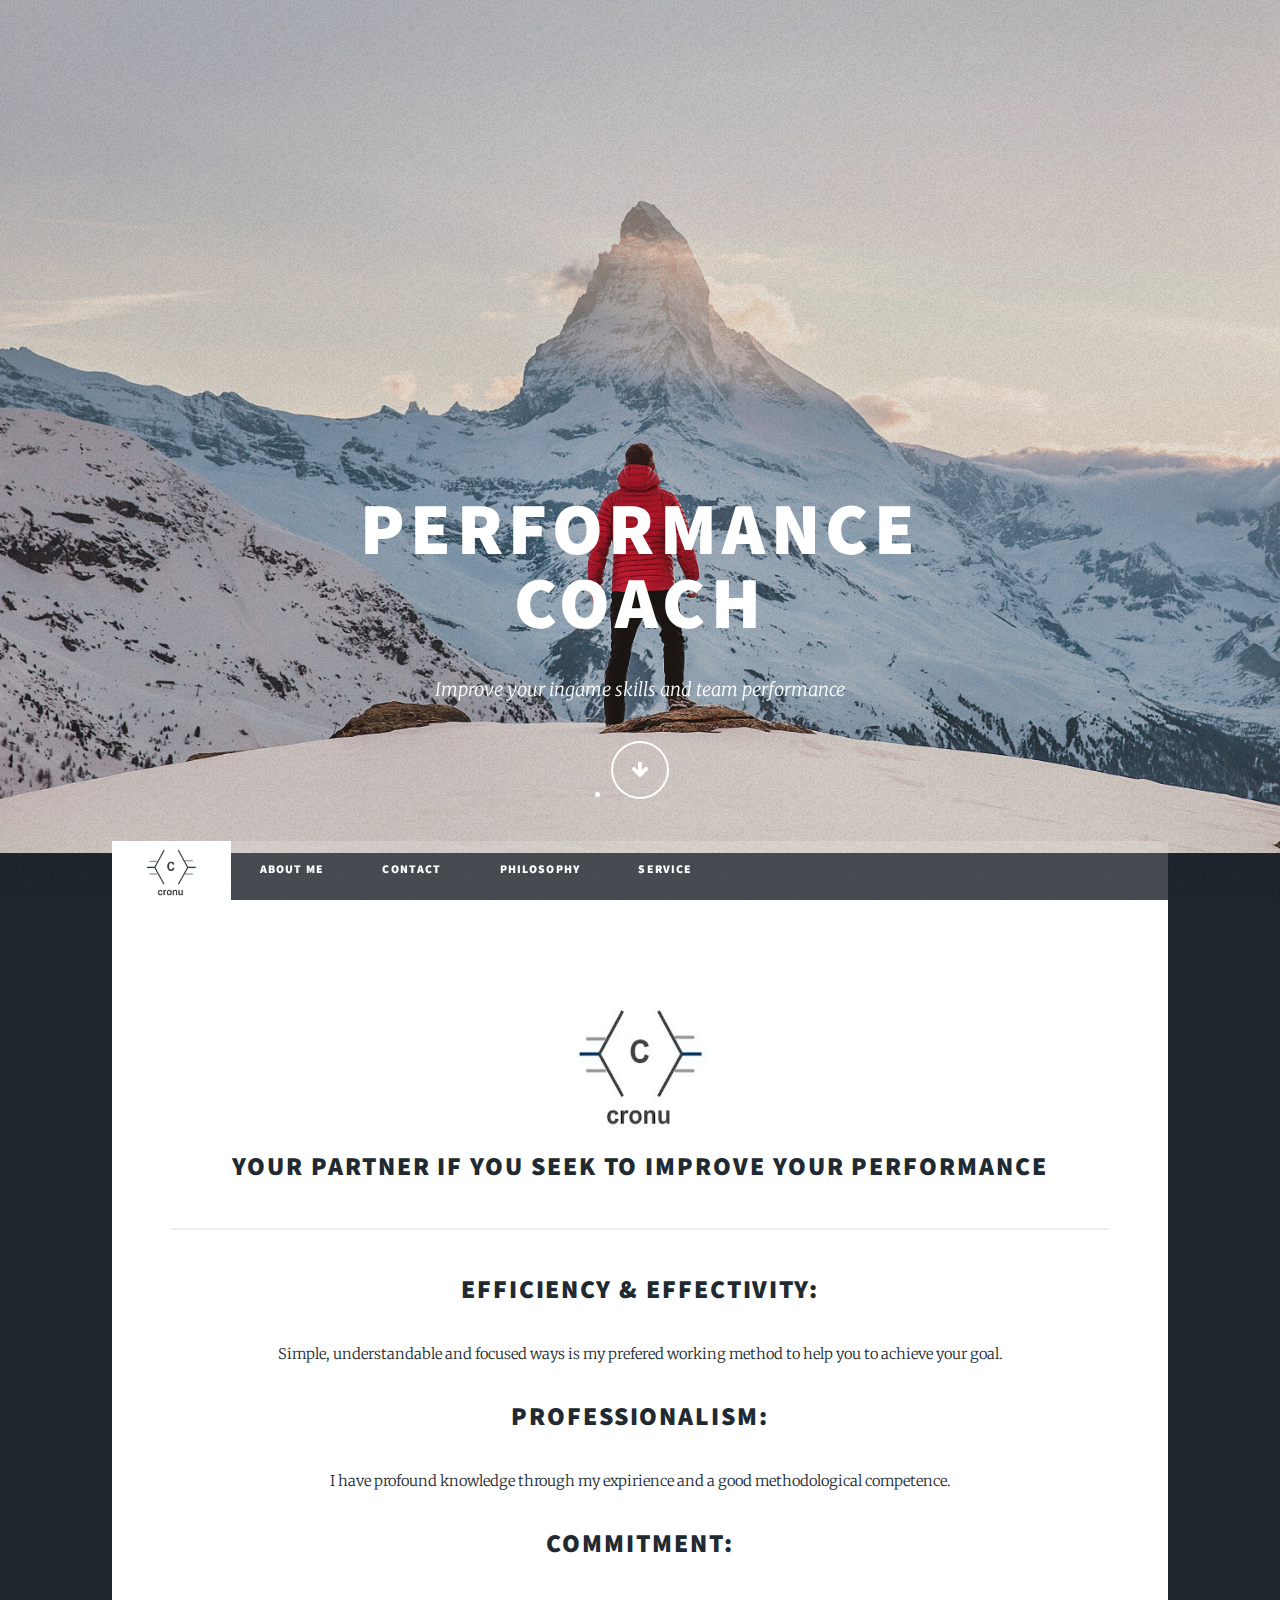
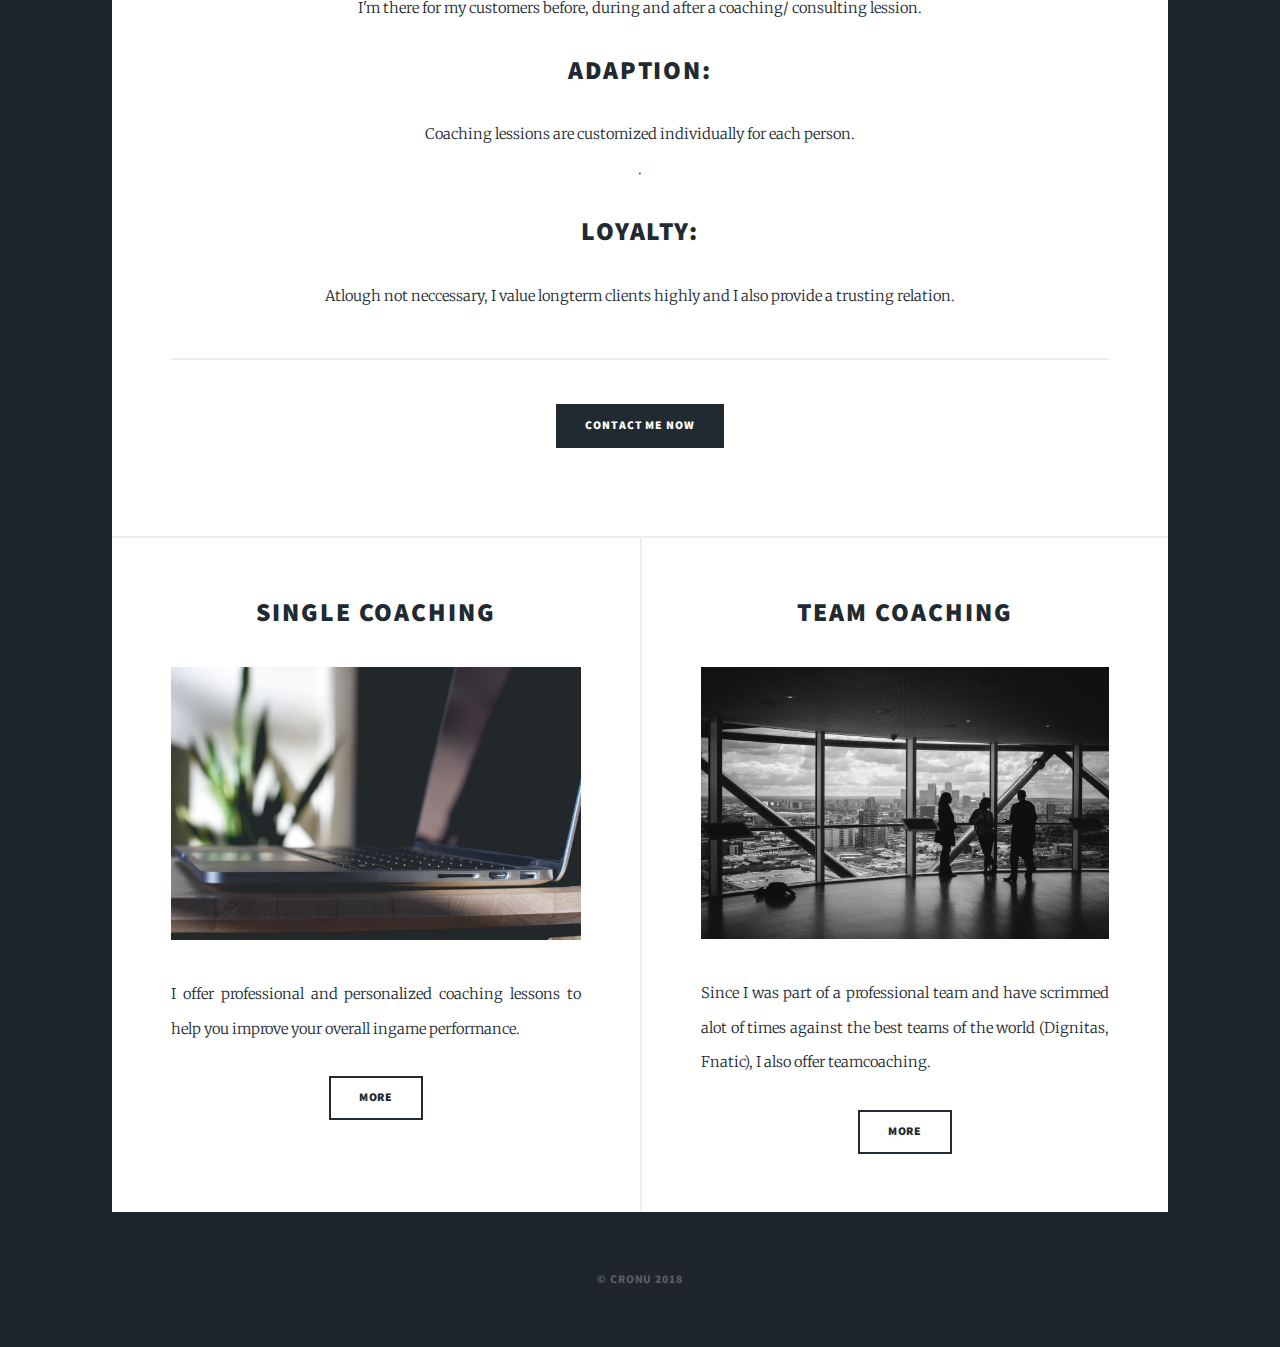
<file: index.html>
<!DOCTYPE HTML>

<html>
	<head>
		<title>Cronu performance coaching</title>
		<meta charset="utf-8" />
		<meta name="viewport" content="width=device-width, initial-scale=1, user-scalable=no" />
		<link rel="stylesheet" href="assets/css/main.css" />
		<noscript><link rel="stylesheet" href="assets/css/noscript.css" /></noscript>
	</head>
	<body class="is-loading">

		<!-- Wrapper -->
			<div id="wrapper" class="fade-in">

				<!-- Intro -->
					<div id="intro">
						<h1>Performance  <br />
						Coach</h1>
						<p>Improve your ingame skills and team performance 
						
							<li><a href="#header" class="button icon solo fa-arrow-down scrolly">Continue</a></li>
						</ul>
					</div>

				<!-- Header -->
					<header id="header">
						<a href="index.html" class="logo">HotS Coaching & Consulting</a>
					</header>

				<!-- Nav -->
					<nav id="nav">
						<ul class="links">
							<li class="active"><a href="index.html"><img src="images/Logo-cronu.png"height="60" width="60" /></a></li>
							<li><a href="generic.html">About Me</a></li>
							<li><a href="contact.html">Contact</a></li>
                            <li><a href="vision.html">Philosophy</a></li>
                            <li><a href="service.html">Service</a></li>
						</ul>
						<ul class="icons">
						
							
							
						</ul>
					</nav>

				<!-- Main -->
					<div id="main">

						<!-- Featured Post -->
							<article class="post featured">
							
<img src="images/Logo-cronu.png"height="150" width="150" />
									<h2><a href="#">Your partner if you seek to improve your performance<br />
					</a></h2>
                                 



								

									
								
                                
                                <hr />
                               
                               <h2>Efficiency & Effectivity:</h2>
									<p> <div class="a">Simple, understandable and focused ways is my prefered working method to help you to achieve your
goal. </div></p>
                                    
                                
									
							<h2>Professionalism:</h2>
									 <p><div class="a">I have profound knowledge through my expirience and a good methodological competence.   </div></p>  
						
                                	<h2>Commitment:</h2>
									<p><div class="a">I'm there for my customers before, during and after a coaching/ consulting lession.   </div></p> 
                                
                                	<h2>Adaption:</h2>
									 <p><div class="a">Coaching lessions are customized individually for each person.   </div>.</p> 
                              
                                	<h2>Loyalty:</h2>
									<p><div class="a">Atlough not neccessary, I value longterm clients highly and I also provide a trusting relation.   </div></p> <hr />
                                 
										
								<ul class="actions vertical">
												<li><a href="mailto:cronu@gmx.ch" class="button special">Contact me now</a></li>
												
											</ul>
										
								
							</article>

						<!-- Posts -->
							<section class="posts">
								<article>
									<header>
										
										<h2><a href="#">Single Coaching
										</a></h2>
									</header>
									<a href="#" class="image fit"><img src="images/single1.jpg" alt="" /></a>
									<p>I offer professional and personalized coaching lessons to help you improve your overall ingame performance. </p>
									<ul class="actions">
										<li><a href="service.html" class="button">more</a></li>
									</ul>
								</article>
								<article>
									<header>
										
										<h2><a href="#">Team coaching
										</a></h2>
									</header>
									<a href="#" class="image fit"><img src="images/team1.jpg" alt="" /></a>
									<p>Since I was part of a professional team and have scrimmed alot of times against the best teams of the world (Dignitas, Fnatic), I also offer teamcoaching.</p>
									<ul class="actions">
										<li><a href="service.html" class="button">more</a></li>
									</ul>
								</article>
								
							</section>

						<!-- Footer -->
					

					</div>

				<!-- Footer -->
					
								
								
							</section>
						</section>
					</footer>

				<!-- Copyright -->
					<!-- Copyright -->
					<div id="copyright">
						<ul><li>&copy; cronu 2018</li>
					</div>

			</div>

		<!-- Scripts -->
			<script src="assets/js/jquery.min.js"></script>
			<script src="assets/js/jquery.scrollex.min.js"></script>
			<script src="assets/js/jquery.scrolly.min.js"></script>
			<script src="assets/js/skel.min.js"></script>
			<script src="assets/js/util.js"></script>
			<script src="assets/js/main.js"></script>

	</body>
</html>
</file>
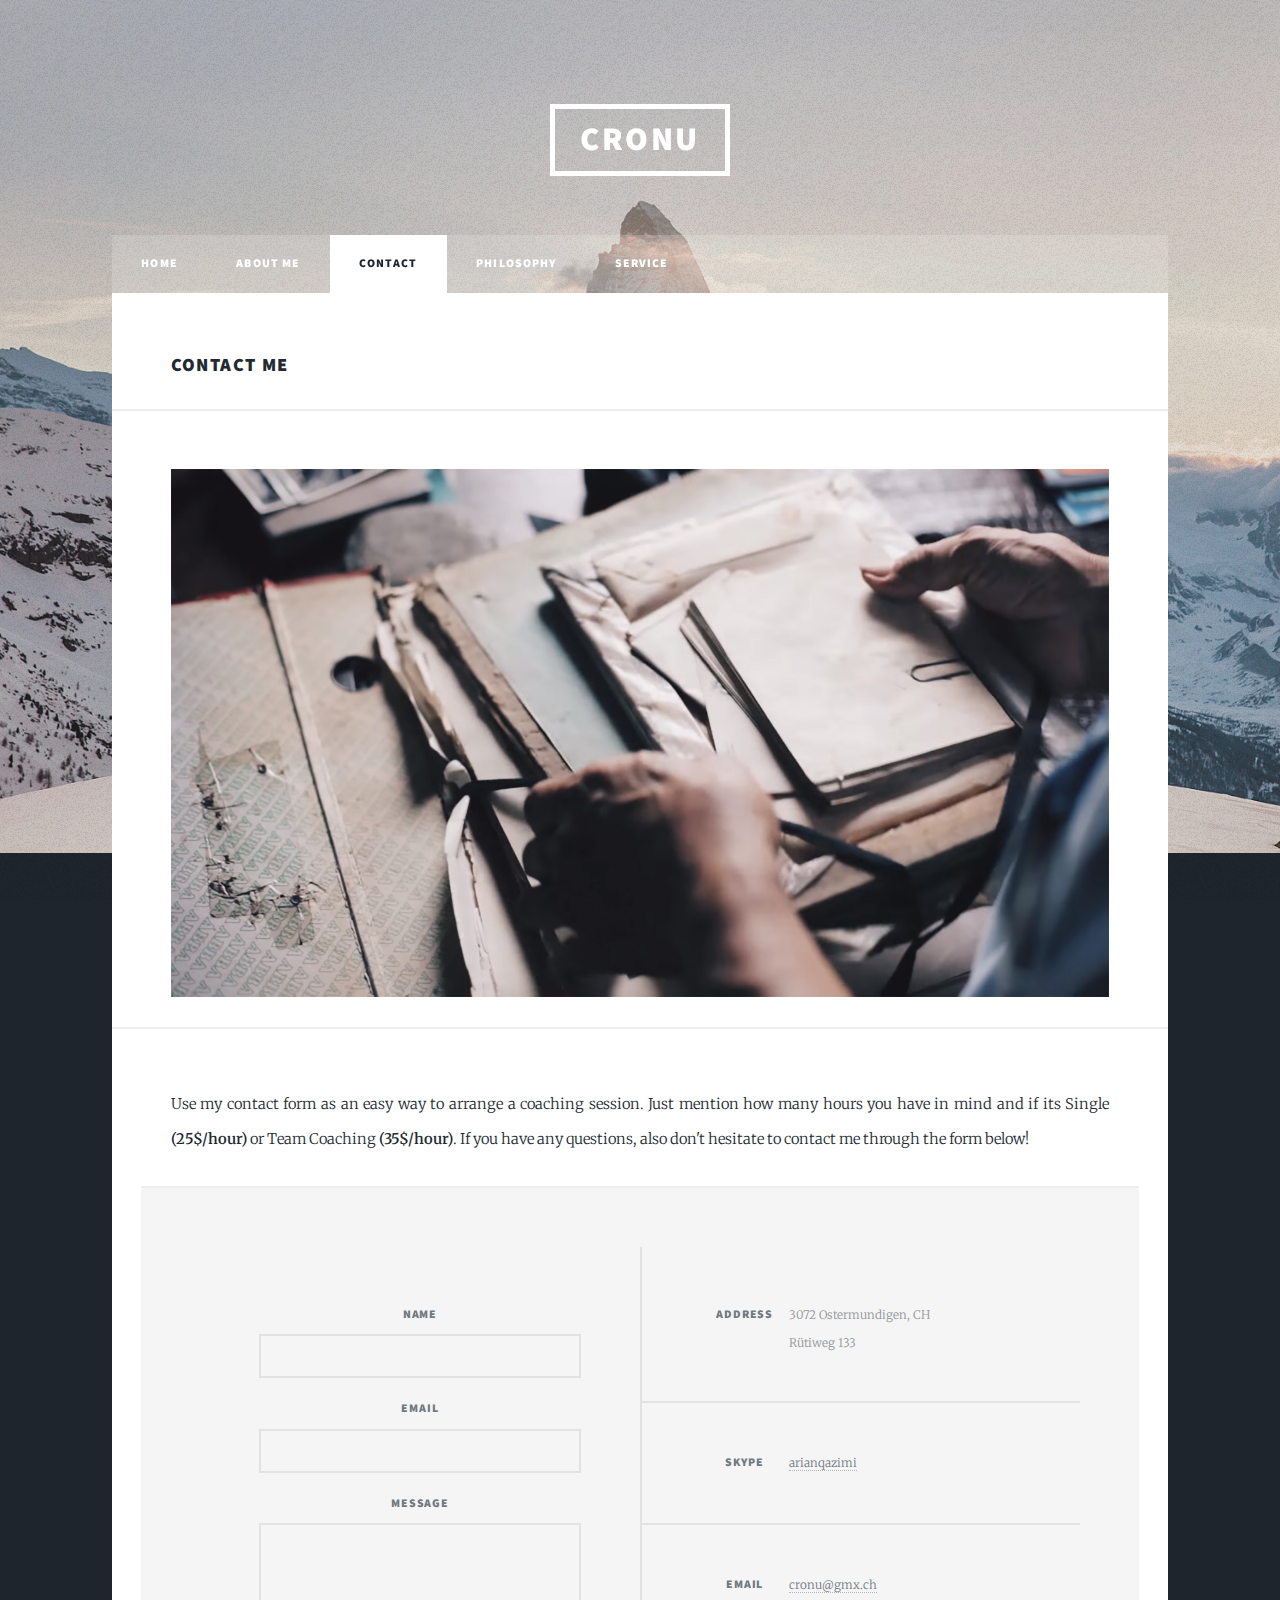
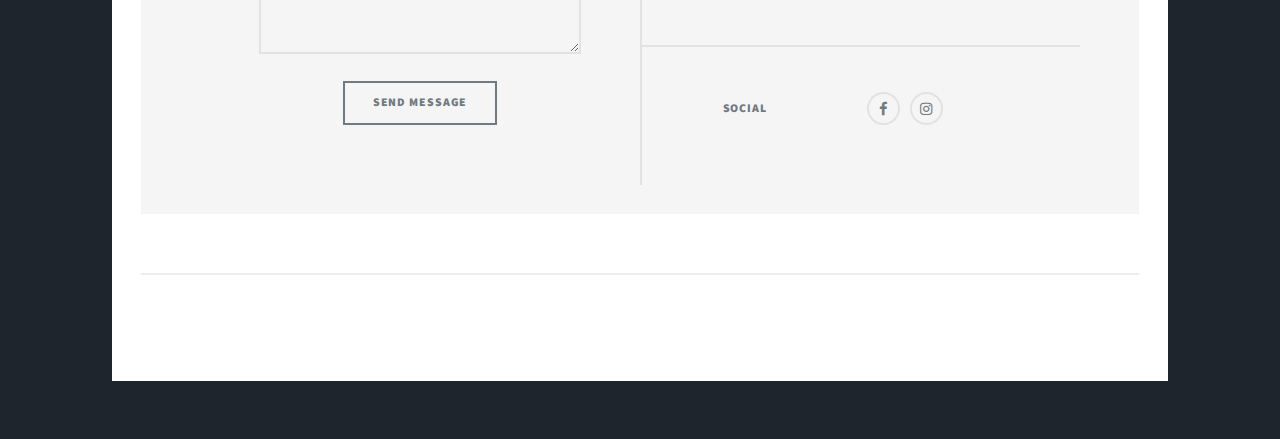
<file: contact.html>
<!DOCTYPE HTML>
<!--
	Massively by HTML5 UP
	html5up.net | @ajlkn
	Free for personal and commercial use under the CCA 3.0 license (html5up.net/license)
-->
<html>
	<head>
		<title>Contact-cronu</title>
		<meta charset="utf-8" />
		<meta name="viewport" content="width=device-width, initial-scale=1, user-scalable=no" />
		<link rel="stylesheet" href="assets/css/main.css" />
		<noscript><link rel="stylesheet" href="assets/css/noscript.css" /></noscript>
	</head>
	<body class="is-loading">

		<!-- Wrapper -->
			<div id="wrapper">

				<!-- Header -->
					<header id="header">
						<a href="index.html" class="logo">Cronu</a>
					</header>

				<!-- Nav -->
					<nav id="nav">
						<ul class="links">
							
							
						<li ><a href="index.html">Home</a></li>
							<li><a href="generic.html">About Me</a></li>
							<li class="active"><a href="contact.html">Contact</a></li>
                            <li><a href="vision.html">Philosophy</a></li>
                            <li><a href="service.html">Service</a></li>
						</ul>
					
					</nav>

				<!-- Main -->
					<div id="main">

						<!-- Post -->
                        
                       <h3>Contact ME</h3>
                          <a href="#" class="image fit"><img src="images/contact.jpg" alt="" /></a>
										<p>
Use my contact form as an easy way to arrange a coaching session.  Just mention how many hours you have in mind and if its Single <b>(25$/hour)</b> or Team Coaching <b>(35$/hour)</b>.

If you have any questions, also don't hesitate to contact me through the form below!


</p>




						

				<!-- Footer -->
					<footer id="footer">
						<section>
							<form method="post" action="#">
								<div class="field">
									<label for="name">Name</label>
									<input type="text" name="name" id="name" />
								</div>
								<div class="field">
									<label for="email">Email</label>
									<input type="text" name="email" id="email" />
								</div>
								<div class="field">
									<label for="message">Message</label>
									<textarea name="message" id="message" rows="3"></textarea>
								</div>
								<ul class="actions">
									<li><input type="submit" value="Send Message" /></li>
								</ul>
							</form>
						</section>
					<section class="split contact">
							<section class="alt">
								<h3>Address</h3>
								<p>3072 Ostermundigen, CH<br />
								Rütiweg 133</p>
							</section>
							<section>
								<h3>Skype</h3>
								<p><a href="#">arianqazimi</a></p>
							</section>
							<section>
								<h3>Email</h3>
								<p><a href="#">cronu@gmx.ch</a></p>
							</section>
							<section>
								<h3>Social</h3>
								<ul class="icons alt">
								
									<li><a href="https://www.facebook.com/arian.qazimi.3?ref=br_rs" class="icon alt fa-facebook"><span class="label">Facebook</span></a></li>
									<li><a href="https://www.instagram.com/arianlauren/" class="icon alt fa-instagram"><span class="label">Instagram</span></a></li>
									
								</ul>
							</section>
						</section>
					</footer>


				
<!-- Copyright -->
					<div id="copyright">
						<ul><li>&copy; cronu 2018</li>
					</div>
			</div>

		<!-- Scripts -->
			<script src="assets/js/jquery.min.js"></script>
			<script src="assets/js/jquery.scrollex.min.js"></script>
			<script src="assets/js/jquery.scrolly.min.js"></script>
			<script src="assets/js/skel.min.js"></script>
			<script src="assets/js/util.js"></script>
			<script src="assets/js/main.js"></script>

	</body>
</html>
</file>
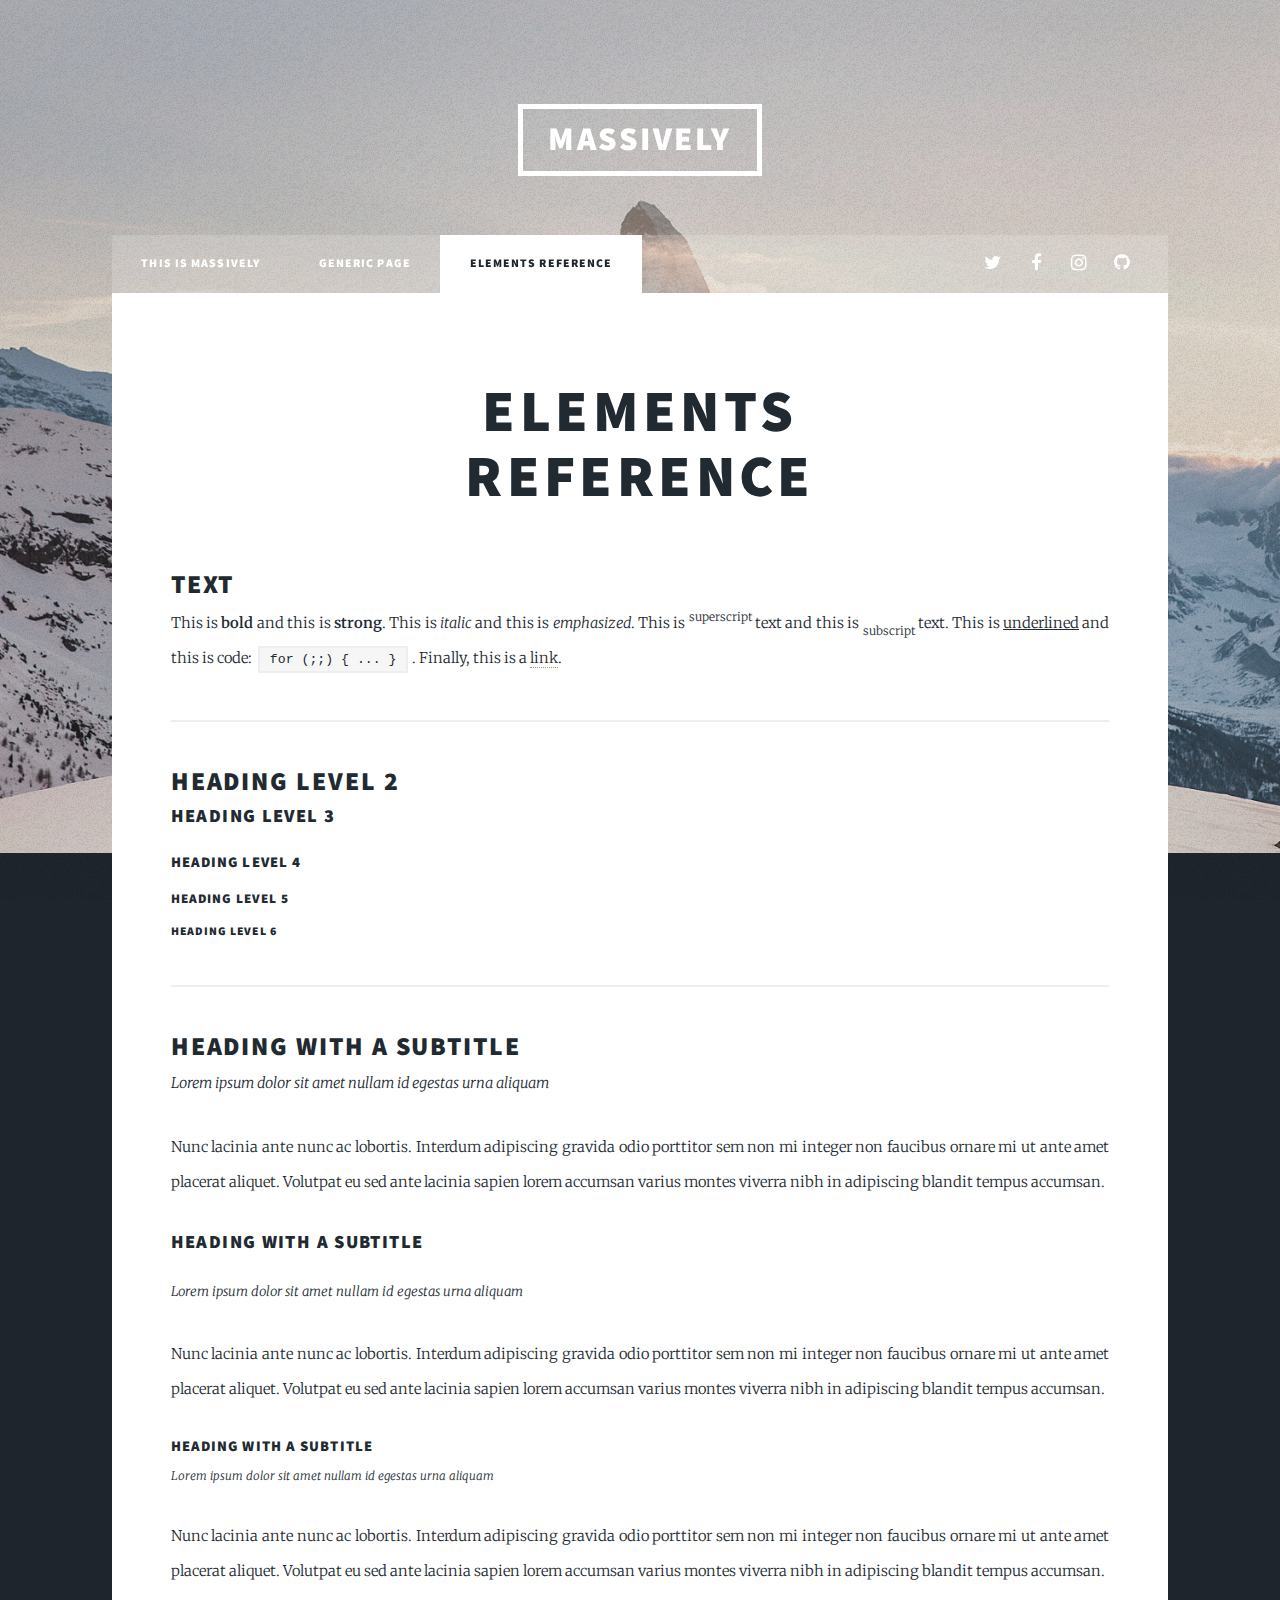
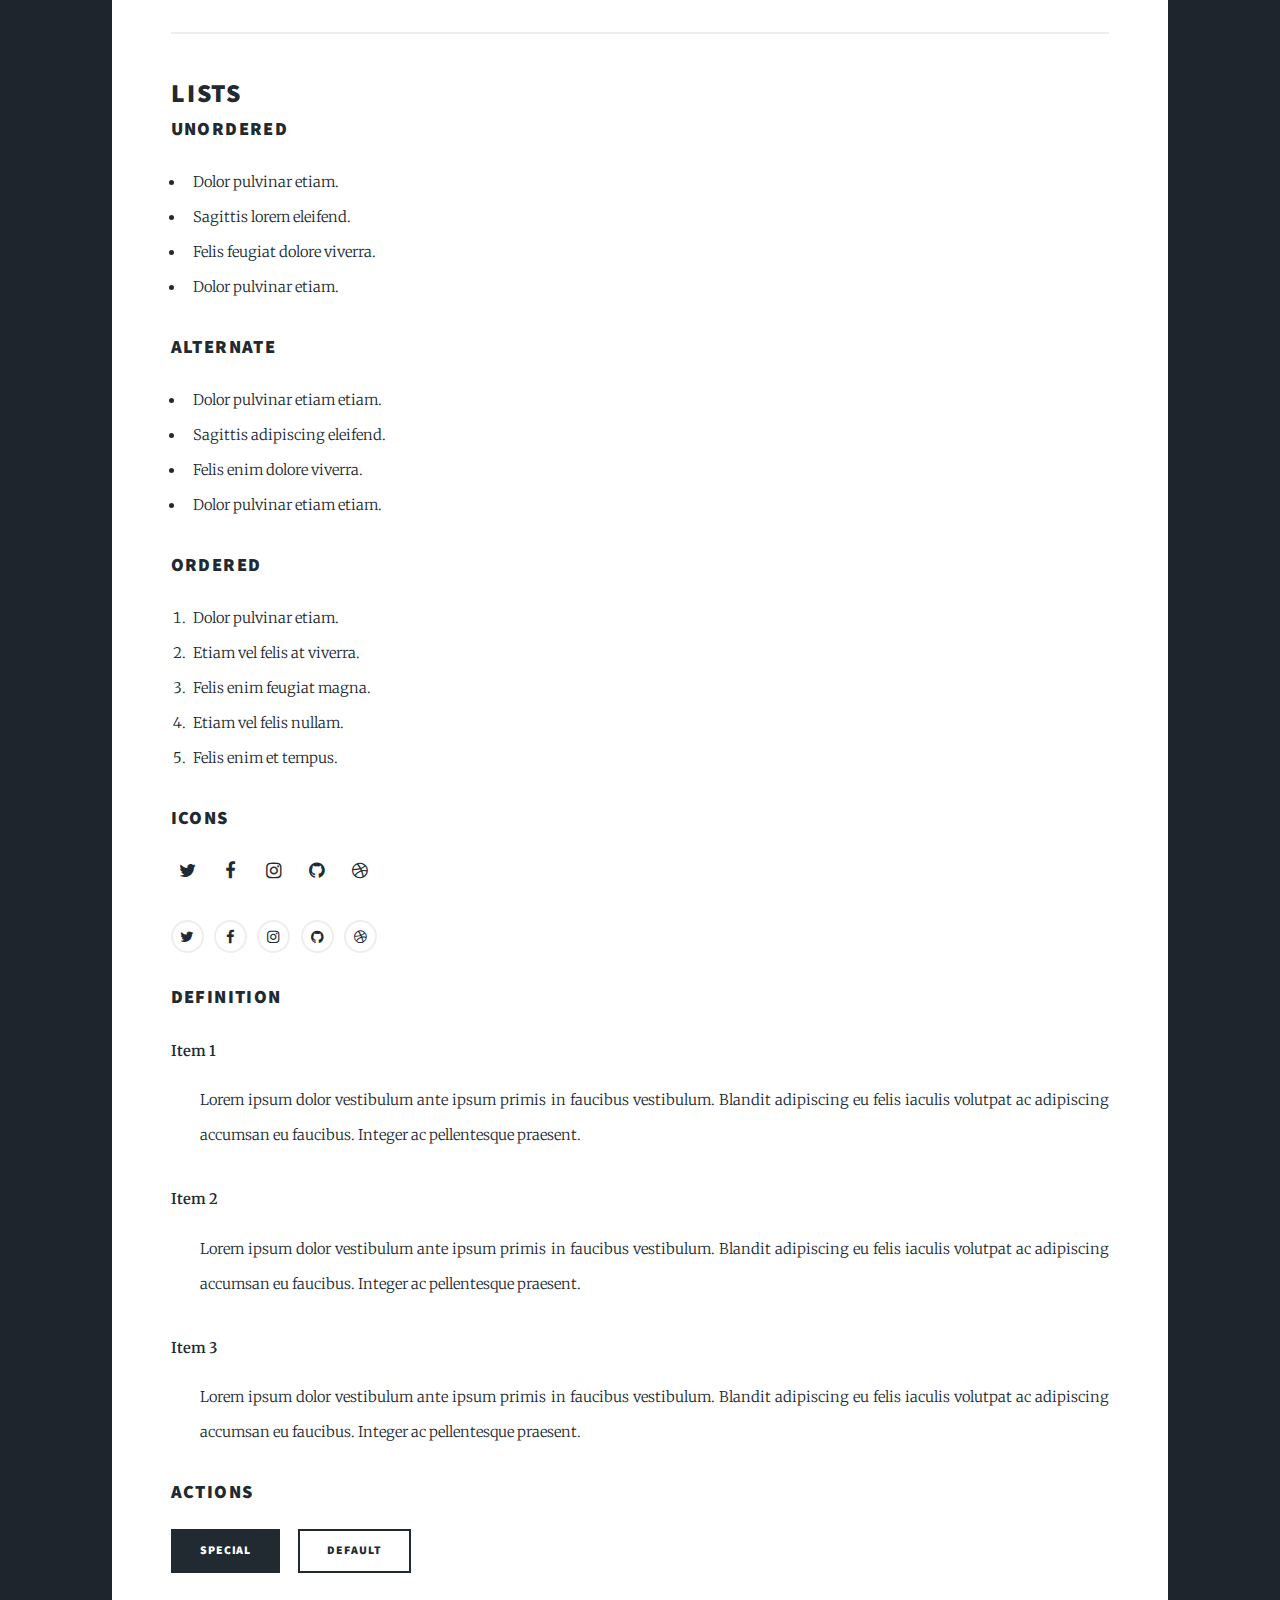
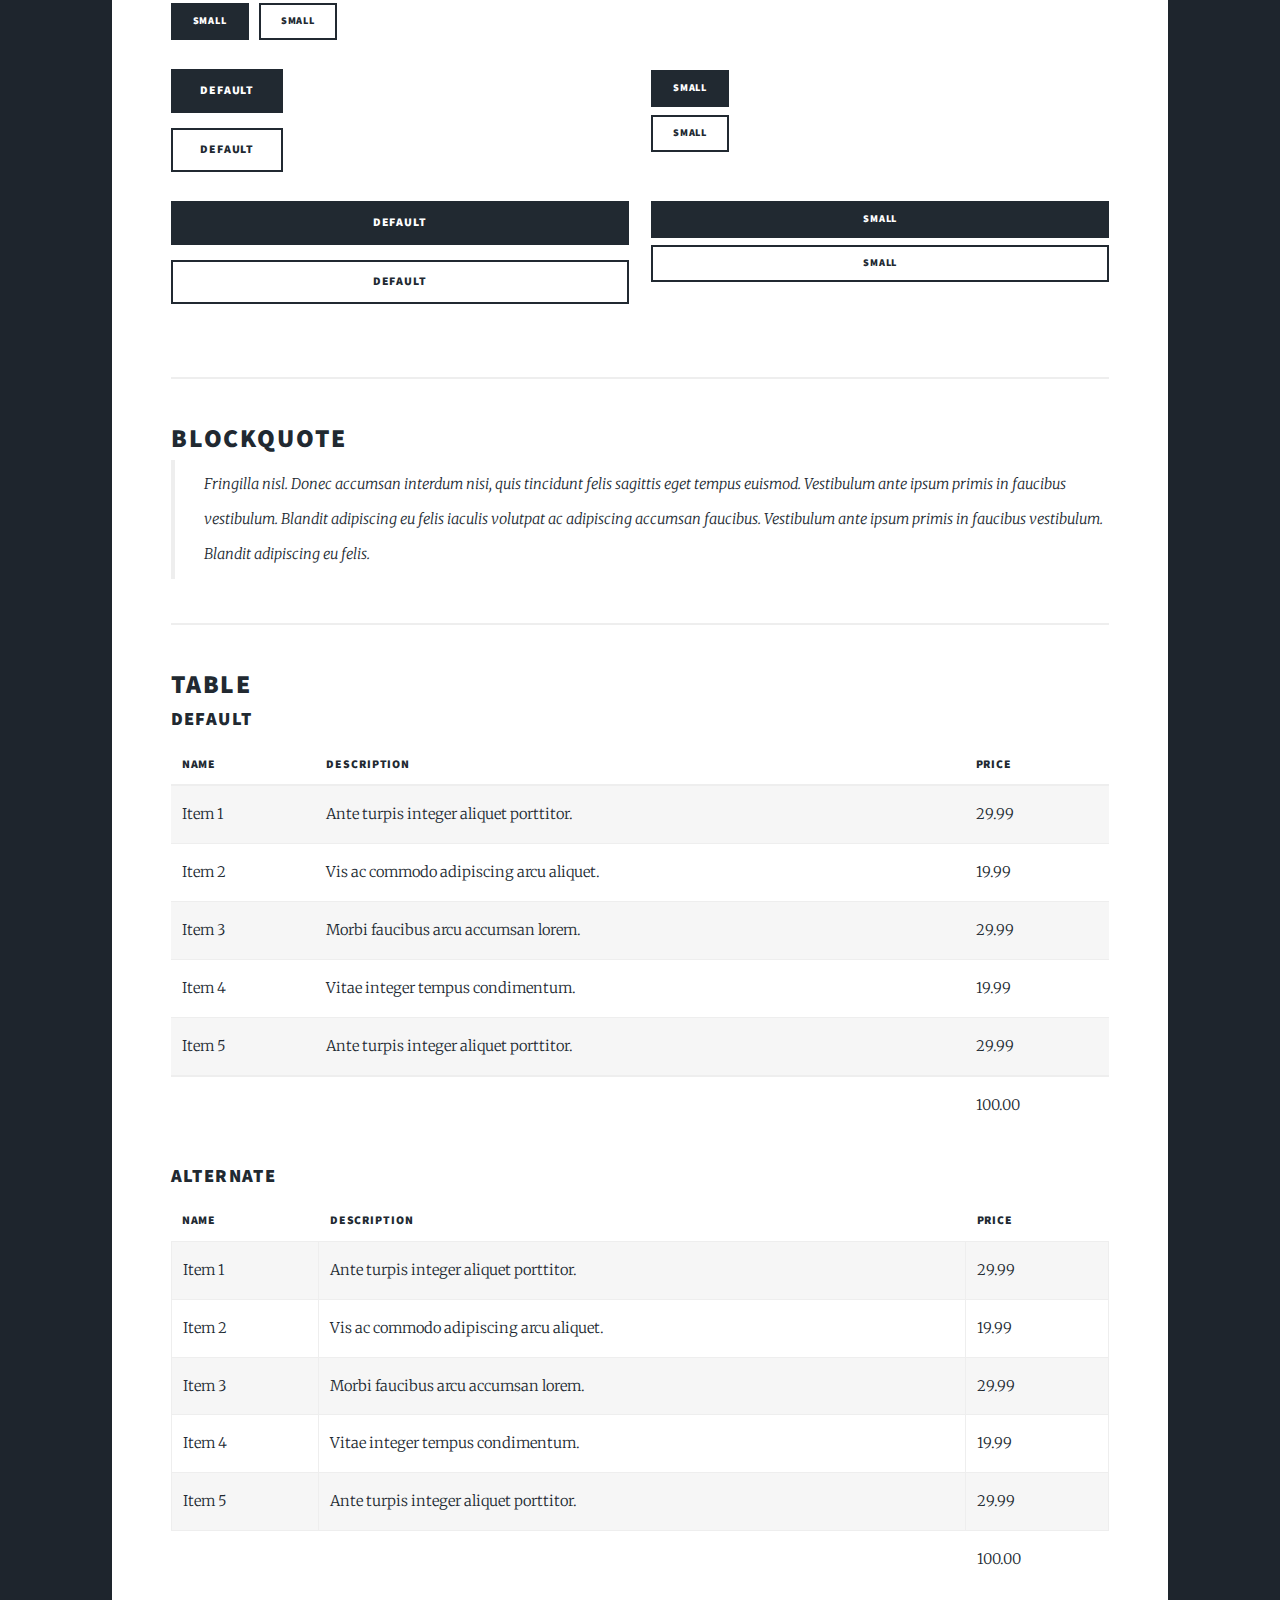
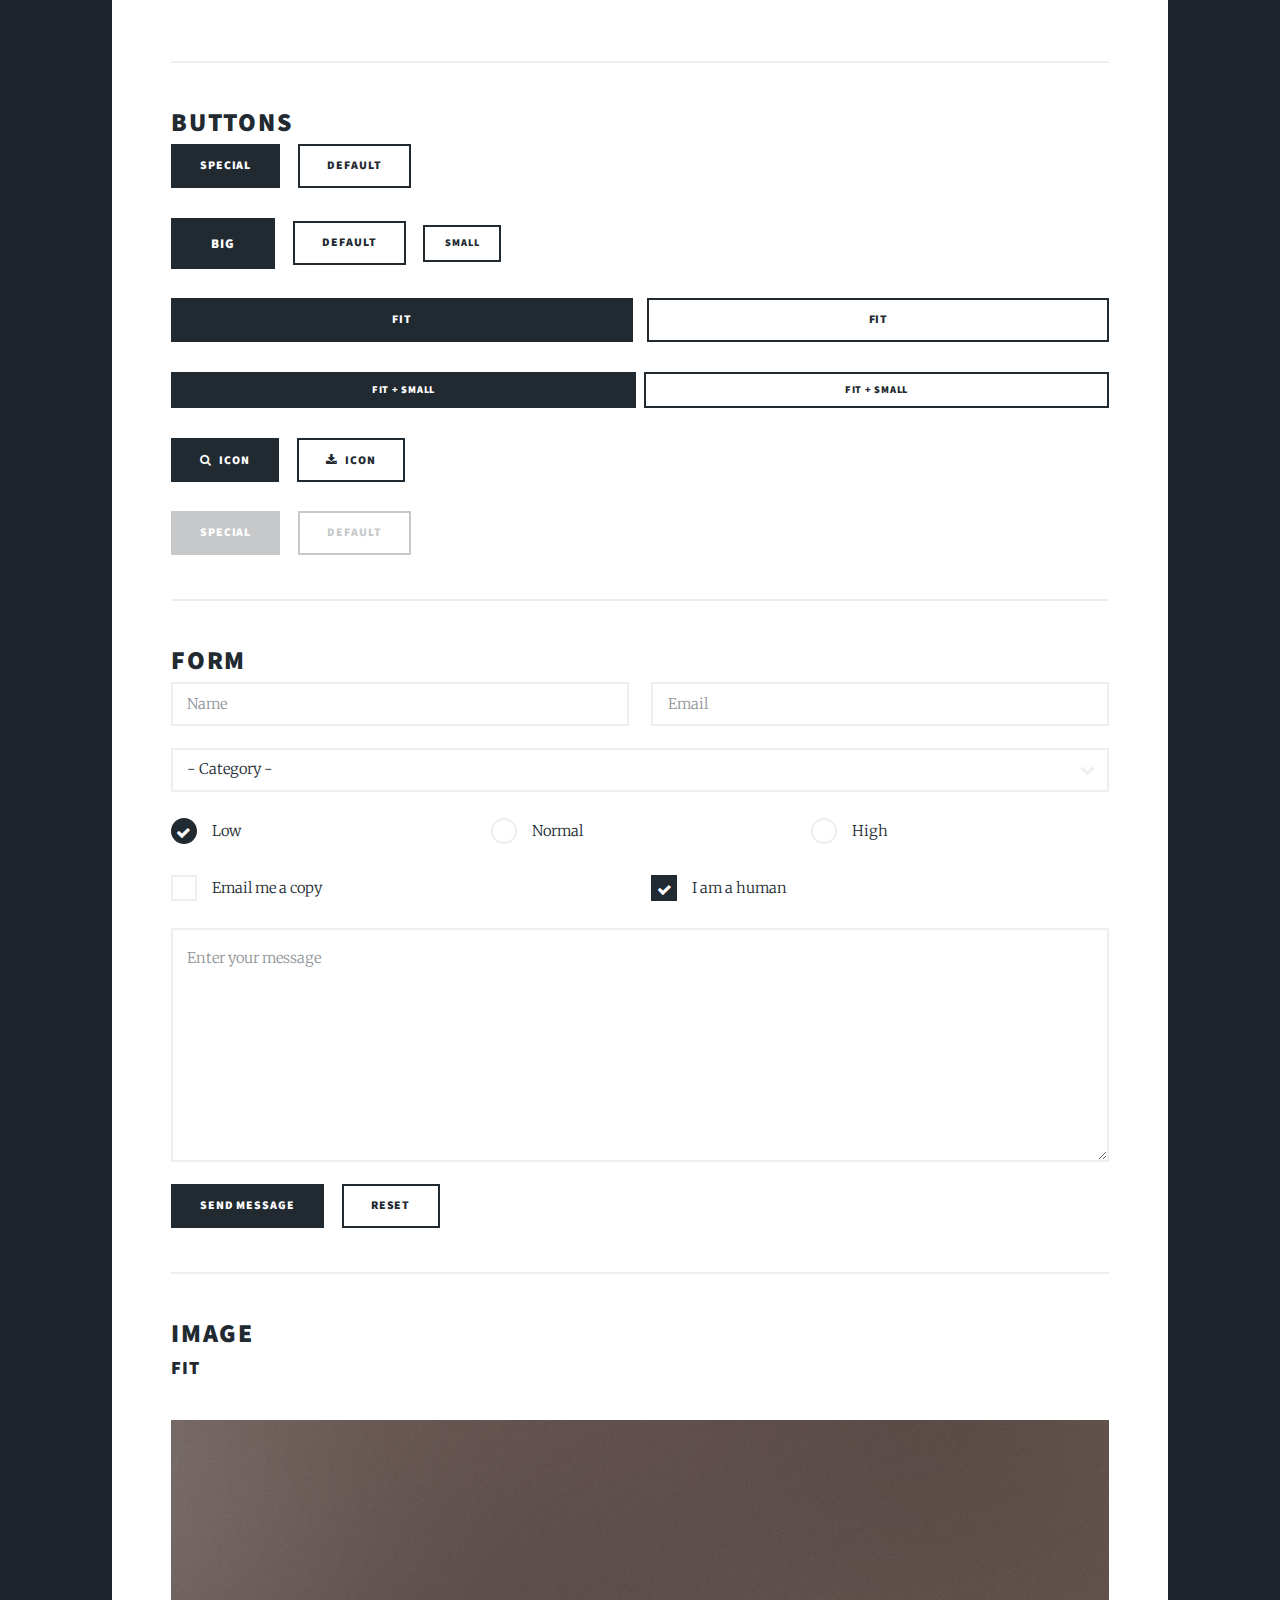
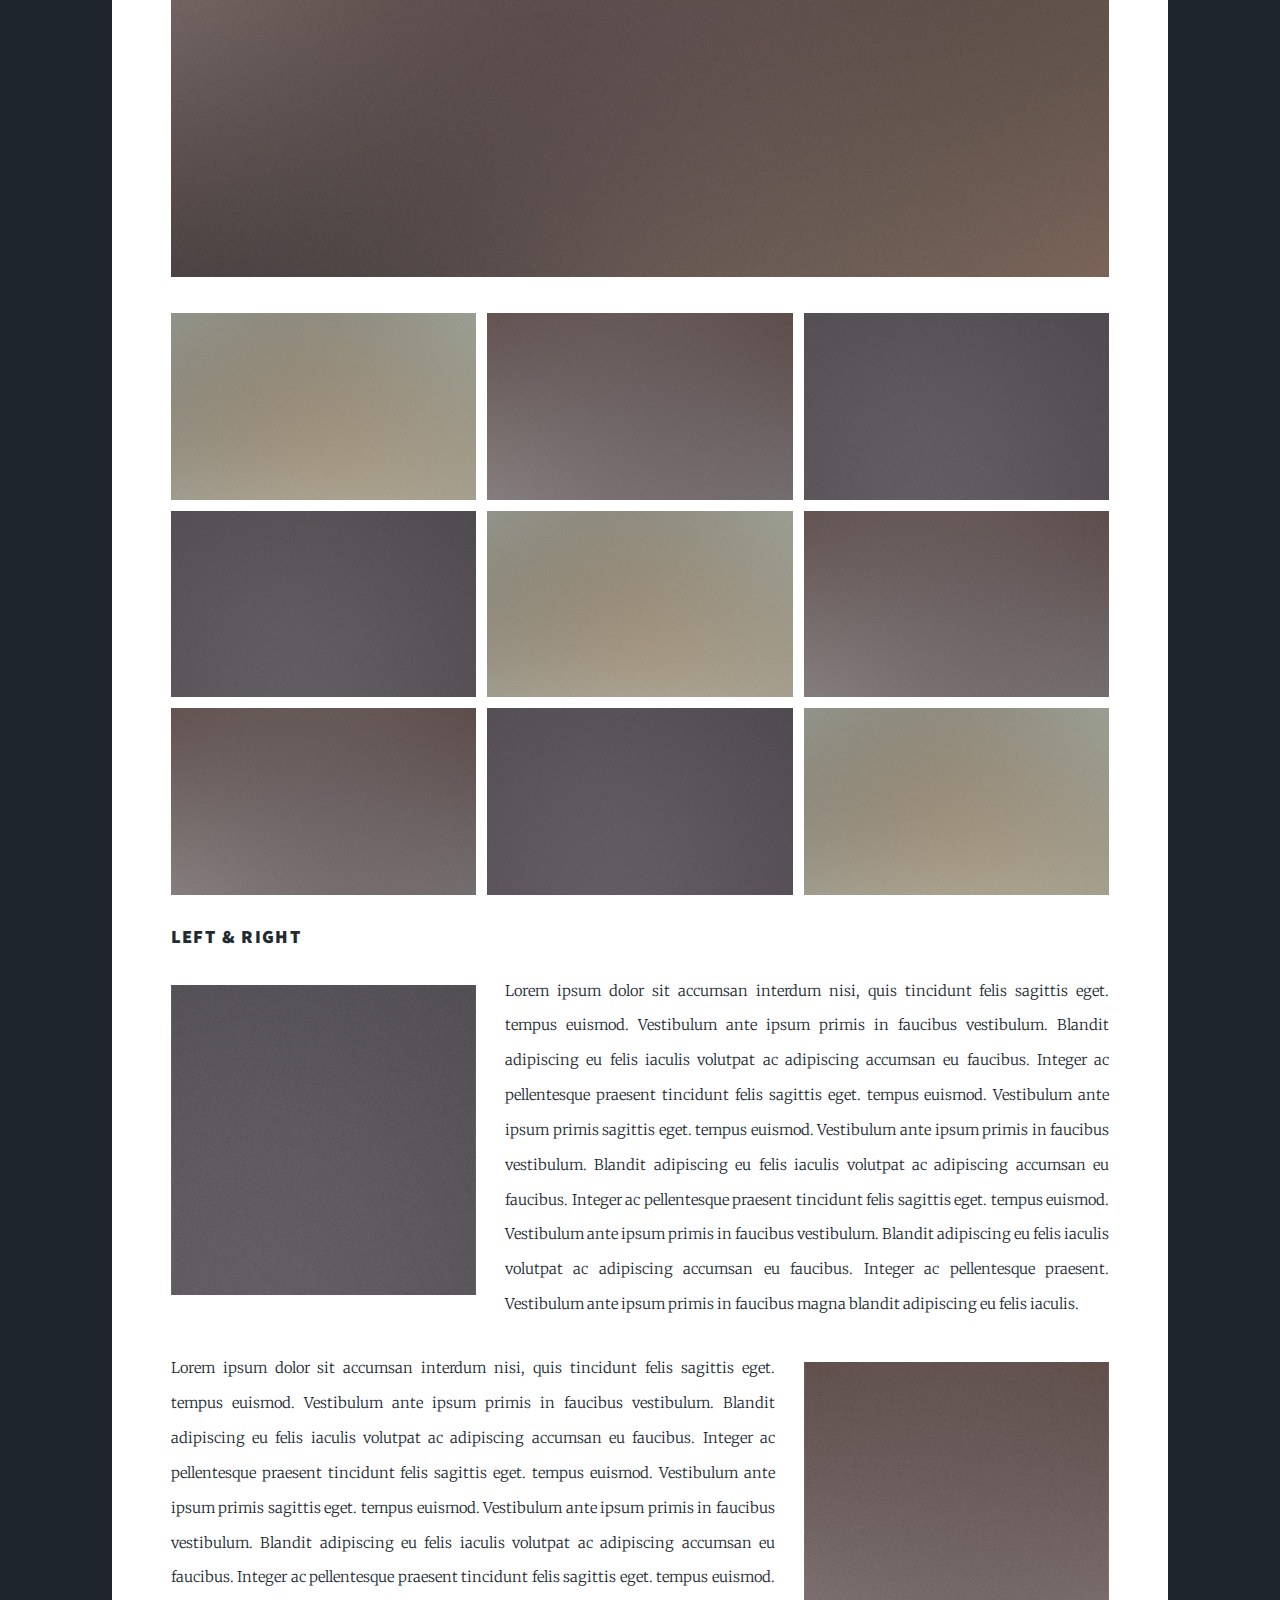
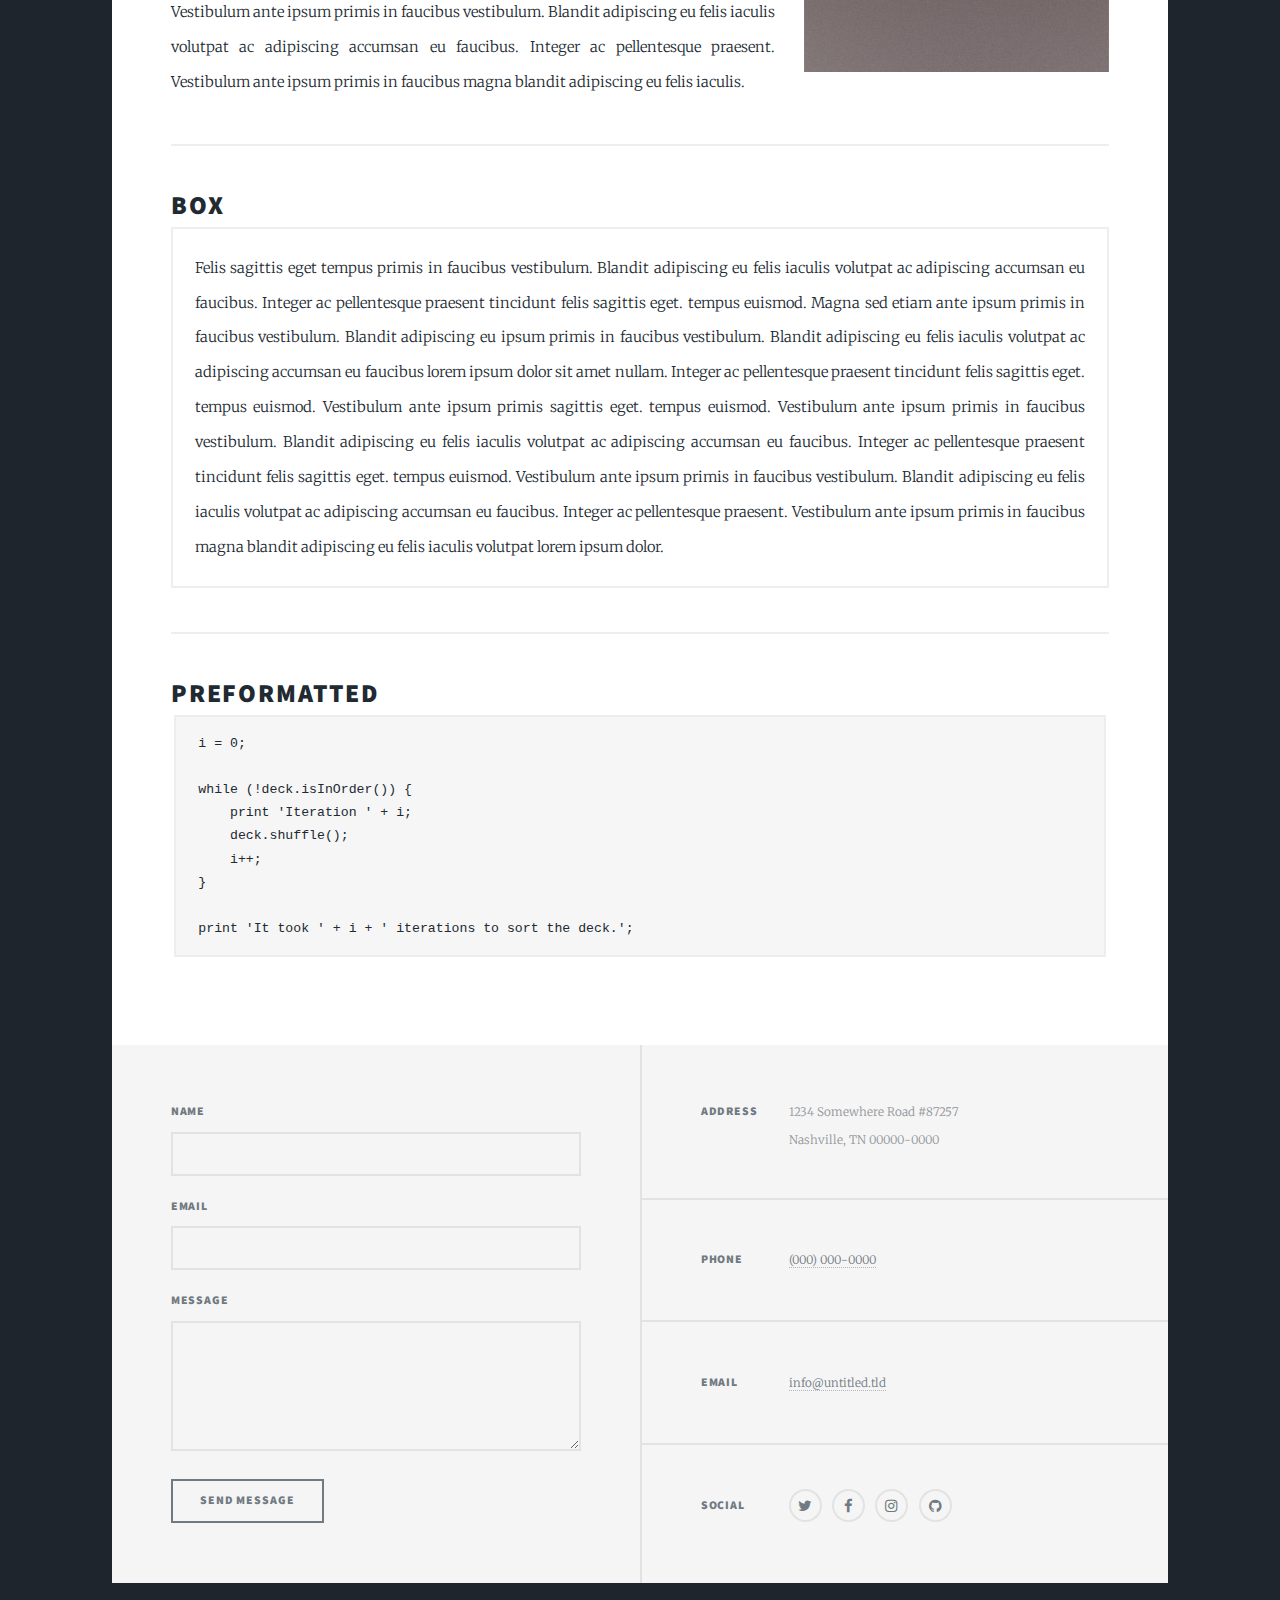
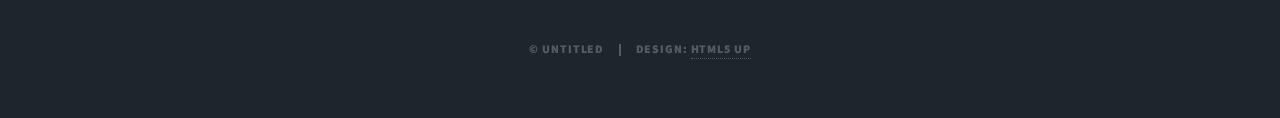
<file: elements.html>
<!DOCTYPE HTML>
<!--
	Massively by HTML5 UP
	html5up.net | @ajlkn
	Free for personal and commercial use under the CCA 3.0 license (html5up.net/license)
-->
<html>
	<head>
		<title>Elements Reference - Massively by HTML5 UP</title>
		<meta charset="utf-8" />
		<meta name="viewport" content="width=device-width, initial-scale=1, user-scalable=no" />
		<link rel="stylesheet" href="assets/css/main.css" />
		<noscript><link rel="stylesheet" href="assets/css/noscript.css" /></noscript>
	</head>
	<body class="is-loading">

		<!-- Wrapper -->
			<div id="wrapper">

				<!-- Header -->
					<header id="header">
						<a href="index.html" class="logo">Massively</a>
					</header>

				<!-- Nav -->
					<nav id="nav">
						<ul class="links">
							<li><a href="index.html">This is Massively</a></li>
							<li><a href="generic.html">Generic Page</a></li>
							<li class="active"><a href="elements.html">Elements Reference</a></li>
						</ul>
						<ul class="icons">
							<li><a href="#" class="icon fa-twitter"><span class="label">Twitter</span></a></li>
							<li><a href="#" class="icon fa-facebook"><span class="label">Facebook</span></a></li>
							<li><a href="#" class="icon fa-instagram"><span class="label">Instagram</span></a></li>
							<li><a href="#" class="icon fa-github"><span class="label">GitHub</span></a></li>
						</ul>
					</nav>

				<!-- Main -->
					<div id="main">

						<!-- Post -->
							<section class="post">
								<header class="major">
									<h1>Elements<br />
									Reference</h1>
								</header>

								<!-- Text stuff -->
									<h2>Text</h2>
									<p>This is <b>bold</b> and this is <strong>strong</strong>. This is <i>italic</i> and this is <em>emphasized</em>.
									This is <sup>superscript</sup> text and this is <sub>subscript</sub> text.
									This is <u>underlined</u> and this is code: <code>for (;;) { ... }</code>.
									Finally, this is a <a href="#">link</a>.</p>
									<hr />
									<h2>Heading Level 2</h2>
									<h3>Heading Level 3</h3>
									<h4>Heading Level 4</h4>
									<h5>Heading Level 5</h5>
									<h6>Heading Level 6</h6>
									<hr />
									<header>
										<h2>Heading with a Subtitle</h2>
										<p>Lorem ipsum dolor sit amet nullam id egestas urna aliquam</p>
									</header>
									<p>Nunc lacinia ante nunc ac lobortis. Interdum adipiscing gravida odio porttitor sem non mi integer non faucibus ornare mi ut ante amet placerat aliquet. Volutpat eu sed ante lacinia sapien lorem accumsan varius montes viverra nibh in adipiscing blandit tempus accumsan.</p>
									<header>
										<h3>Heading with a Subtitle</h3>
										<p>Lorem ipsum dolor sit amet nullam id egestas urna aliquam</p>
									</header>
									<p>Nunc lacinia ante nunc ac lobortis. Interdum adipiscing gravida odio porttitor sem non mi integer non faucibus ornare mi ut ante amet placerat aliquet. Volutpat eu sed ante lacinia sapien lorem accumsan varius montes viverra nibh in adipiscing blandit tempus accumsan.</p>
									<header>
										<h4>Heading with a Subtitle</h4>
										<p>Lorem ipsum dolor sit amet nullam id egestas urna aliquam</p>
									</header>
									<p>Nunc lacinia ante nunc ac lobortis. Interdum adipiscing gravida odio porttitor sem non mi integer non faucibus ornare mi ut ante amet placerat aliquet. Volutpat eu sed ante lacinia sapien lorem accumsan varius montes viverra nibh in adipiscing blandit tempus accumsan.</p>

									<hr />

								<!-- Lists -->
									<h2>Lists</h2>
									<div class="row">
										<div class="12u 12u$(small)">

											<h3>Unordered</h3>
											<ul>
												<li>Dolor pulvinar etiam.</li>
												<li>Sagittis lorem eleifend.</li>
												<li>Felis feugiat dolore viverra.</li>
												<li>Dolor pulvinar etiam.</li>
											</ul>

											<h3>Alternate</h3>
											<ul class="alt">
												<li>Dolor pulvinar etiam etiam.</li>
												<li>Sagittis adipiscing eleifend.</li>
												<li>Felis enim dolore viverra.</li>
												<li>Dolor pulvinar etiam etiam.</li>
											</ul>

										</div>
										<div class="6u$ 12u$(small)">

											<h3>Ordered</h3>
											<ol>
												<li>Dolor pulvinar etiam.</li>
												<li>Etiam vel felis at viverra.</li>
												<li>Felis enim feugiat magna.</li>
												<li>Etiam vel felis nullam.</li>
												<li>Felis enim et tempus.</li>
											</ol>

											<h3>Icons</h3>
											<ul class="icons">
												<li><a href="#" class="icon fa-twitter"><span class="label">Twitter</span></a></li>
												<li><a href="#" class="icon fa-facebook"><span class="label">Facebook</span></a></li>
												<li><a href="#" class="icon fa-instagram"><span class="label">Instagram</span></a></li>
												<li><a href="#" class="icon fa-github"><span class="label">Github</span></a></li>
												<li><a href="#" class="icon fa-dribbble"><span class="label">Dribbble</span></a></li>
											</ul>
											<ul class="icons alt">
												<li><a href="#" class="icon alt fa-twitter"><span class="label">Twitter</span></a></li>
												<li><a href="#" class="icon alt fa-facebook"><span class="label">Facebook</span></a></li>
												<li><a href="#" class="icon alt fa-instagram"><span class="label">Instagram</span></a></li>
												<li><a href="#" class="icon alt fa-github"><span class="label">Github</span></a></li>
												<li><a href="#" class="icon alt fa-dribbble"><span class="label">Dribbble</span></a></li>
											</ul>

										</div>
									</div>
									<h3>Definition</h3>
									<dl>
										<dt>Item 1</dt>
										<dd>
											<p>Lorem ipsum dolor vestibulum ante ipsum primis in faucibus vestibulum. Blandit adipiscing eu felis iaculis volutpat ac adipiscing accumsan eu faucibus. Integer ac pellentesque praesent.</p>
										</dd>
										<dt>Item 2</dt>
										<dd>
											<p>Lorem ipsum dolor vestibulum ante ipsum primis in faucibus vestibulum. Blandit adipiscing eu felis iaculis volutpat ac adipiscing accumsan eu faucibus. Integer ac pellentesque praesent.</p>
										</dd>
										<dt>Item 3</dt>
										<dd>
											<p>Lorem ipsum dolor vestibulum ante ipsum primis in faucibus vestibulum. Blandit adipiscing eu felis iaculis volutpat ac adipiscing accumsan eu faucibus. Integer ac pellentesque praesent.</p>
										</dd>
									</dl>

									<h3>Actions</h3>
									<ul class="actions">
										<li><a href="#" class="button special">Special</a></li>
										<li><a href="#" class="button">Default</a></li>
									</ul>
									<ul class="actions small">
										<li><a href="#" class="button special small">Small</a></li>
										<li><a href="#" class="button small">Small</a></li>
									</ul>
									<div class="row">
										<div class="6u 12u$(small)">
											<ul class="actions vertical">
												<li><a href="#" class="button special">Default</a></li>
												<li><a href="#" class="button">Default</a></li>
											</ul>
										</div>
										<div class="6u 12u$(small)">
											<ul class="actions vertical small">
												<li><a href="#" class="button special small">Small</a></li>
												<li><a href="#" class="button small">Small</a></li>
											</ul>
										</div>
									</div>
									<div class="row">
										<div class="6u 12u$(small)">
											<ul class="actions vertical">
												<li><a href="#" class="button special fit">Default</a></li>
												<li><a href="#" class="button fit">Default</a></li>
											</ul>
										</div>
										<div class="6u$ 12u$(small)">
											<ul class="actions vertical small">
												<li><a href="#" class="button special small fit">Small</a></li>
												<li><a href="#" class="button small fit">Small</a></li>
											</ul>
										</div>
									</div>

									<hr />

								<!-- Blockquote -->
									<h2>Blockquote</h2>
									<blockquote>Fringilla nisl. Donec accumsan interdum nisi, quis tincidunt felis sagittis eget tempus euismod. Vestibulum ante ipsum primis in faucibus vestibulum. Blandit adipiscing eu felis iaculis volutpat ac adipiscing accumsan faucibus. Vestibulum ante ipsum primis in faucibus vestibulum. Blandit adipiscing eu felis.</blockquote>

									<hr />

								<!-- Table -->
									<h2>Table</h2>

									<h3>Default</h3>
									<div class="table-wrapper">
										<table>
											<thead>
												<tr>
													<th>Name</th>
													<th>Description</th>
													<th>Price</th>
												</tr>
											</thead>
											<tbody>
												<tr>
													<td>Item 1</td>
													<td>Ante turpis integer aliquet porttitor.</td>
													<td>29.99</td>
												</tr>
												<tr>
													<td>Item 2</td>
													<td>Vis ac commodo adipiscing arcu aliquet.</td>
													<td>19.99</td>
												</tr>
												<tr>
													<td>Item 3</td>
													<td> Morbi faucibus arcu accumsan lorem.</td>
													<td>29.99</td>
												</tr>
												<tr>
													<td>Item 4</td>
													<td>Vitae integer tempus condimentum.</td>
													<td>19.99</td>
												</tr>
												<tr>
													<td>Item 5</td>
													<td>Ante turpis integer aliquet porttitor.</td>
													<td>29.99</td>
												</tr>
											</tbody>
											<tfoot>
												<tr>
													<td colspan="2"></td>
													<td>100.00</td>
												</tr>
											</tfoot>
										</table>
									</div>

									<h3>Alternate</h3>
									<div class="table-wrapper">
										<table class="alt">
											<thead>
												<tr>
													<th>Name</th>
													<th>Description</th>
													<th>Price</th>
												</tr>
											</thead>
											<tbody>
												<tr>
													<td>Item 1</td>
													<td>Ante turpis integer aliquet porttitor.</td>
													<td>29.99</td>
												</tr>
												<tr>
													<td>Item 2</td>
													<td>Vis ac commodo adipiscing arcu aliquet.</td>
													<td>19.99</td>
												</tr>
												<tr>
													<td>Item 3</td>
													<td> Morbi faucibus arcu accumsan lorem.</td>
													<td>29.99</td>
												</tr>
												<tr>
													<td>Item 4</td>
													<td>Vitae integer tempus condimentum.</td>
													<td>19.99</td>
												</tr>
												<tr>
													<td>Item 5</td>
													<td>Ante turpis integer aliquet porttitor.</td>
													<td>29.99</td>
												</tr>
											</tbody>
											<tfoot>
												<tr>
													<td colspan="2"></td>
													<td>100.00</td>
												</tr>
											</tfoot>
										</table>
									</div>

									<hr />

								<!-- Buttons -->
									<h2>Buttons</h2>
									<ul class="actions">
										<li><a href="#" class="button special">Special</a></li>
										<li><a href="#" class="button">Default</a></li>
									</ul>
									<ul class="actions">
										<li><a href="#" class="button special big">Big</a></li>
										<li><a href="#" class="button">Default</a></li>
										<li><a href="#" class="button small">Small</a></li>
									</ul>
									<ul class="actions fit">
										<li><a href="#" class="button special fit">Fit</a></li>
										<li><a href="#" class="button fit">Fit</a></li>
									</ul>
									<ul class="actions fit small">
										<li><a href="#" class="button special fit small">Fit + Small</a></li>
										<li><a href="#" class="button fit small">Fit + Small</a></li>
									</ul>
									<ul class="actions">
										<li><a href="#" class="button special icon fa-search">Icon</a></li>
										<li><a href="#" class="button icon fa-download">Icon</a></li>
									</ul>
									<ul class="actions">
										<li><span class="button special disabled">Special</span></li>
										<li><span class="button disabled">Default</span></li>
									</ul>

									<hr />

								<!-- Form -->
									<h2>Form</h2>

									<form method="post" action="#" class="alt">
										<div class="row uniform">
											<div class="6u 12u$(xsmall)">
												<input type="text" name="demo-name" id="demo-name" value="" placeholder="Name" />
											</div>
											<div class="6u$ 12u$(xsmall)">
												<input type="email" name="demo-email" id="demo-email" value="" placeholder="Email" />
											</div>
											<!-- Break -->
											<div class="12u$">
												<div class="select-wrapper">
													<select name="demo-category" id="demo-category">
														<option value="">- Category -</option>
														<option value="1">Manufacturing</option>
														<option value="1">Shipping</option>
														<option value="1">Administration</option>
														<option value="1">Human Resources</option>
													</select>
												</div>
											</div>
											<!-- Break -->
											<div class="4u 12u$(small)">
												<input type="radio" id="demo-priority-low" name="demo-priority" checked>
												<label for="demo-priority-low">Low</label>
											</div>
											<div class="4u 12u$(small)">
												<input type="radio" id="demo-priority-normal" name="demo-priority">
												<label for="demo-priority-normal">Normal</label>
											</div>
											<div class="4u$ 12u$(small)">
												<input type="radio" id="demo-priority-high" name="demo-priority">
												<label for="demo-priority-high">High</label>
											</div>
											<!-- Break -->
											<div class="6u 12u$(small)">
												<input type="checkbox" id="demo-copy" name="demo-copy">
												<label for="demo-copy">Email me a copy</label>
											</div>
											<div class="6u$ 12u$(small)">
												<input type="checkbox" id="demo-human" name="demo-human" checked>
												<label for="demo-human">I am a human</label>
											</div>
											<!-- Break -->
											<div class="12u$">
												<textarea name="demo-message" id="demo-message" placeholder="Enter your message" rows="6"></textarea>
											</div>
											<!-- Break -->
											<div class="12u$">
												<ul class="actions">
													<li><input type="submit" value="Send Message" class="special" /></li>
													<li><input type="reset" value="Reset" /></li>
												</ul>
											</div>
										</div>
									</form>

									<hr />

								<!-- Image -->
									<h2>Image</h2>

									<h3>Fit</h3>
									<span class="image fit"><img src="images/pic01.jpg" alt="" /></span>
									<div class="box alt">
										<div class="row 50% uniform">
											<div class="4u"><span class="image fit"><img src="images/pic02.jpg" alt="" /></span></div>
											<div class="4u"><span class="image fit"><img src="images/pic03.jpg" alt="" /></span></div>
											<div class="4u$"><span class="image fit"><img src="images/pic04.jpg" alt="" /></span></div>
											<!-- Break -->
											<div class="4u"><span class="image fit"><img src="images/pic04.jpg" alt="" /></span></div>
											<div class="4u"><span class="image fit"><img src="images/pic02.jpg" alt="" /></span></div>
											<div class="4u$"><span class="image fit"><img src="images/pic03.jpg" alt="" /></span></div>
											<!-- Break -->
											<div class="4u"><span class="image fit"><img src="images/pic03.jpg" alt="" /></span></div>
											<div class="4u"><span class="image fit"><img src="images/pic04.jpg" alt="" /></span></div>
											<div class="4u$"><span class="image fit"><img src="images/pic02.jpg" alt="" /></span></div>
										</div>
									</div>

									<h3>Left &amp; Right</h3>
									<p><span class="image left"><img src="images/pic08.jpg" alt="" /></span>Lorem ipsum dolor sit accumsan interdum nisi, quis tincidunt felis sagittis eget. tempus euismod. Vestibulum ante ipsum primis in faucibus vestibulum. Blandit adipiscing eu felis iaculis volutpat ac adipiscing accumsan eu faucibus. Integer ac pellentesque praesent tincidunt felis sagittis eget. tempus euismod. Vestibulum ante ipsum primis sagittis eget. tempus euismod. Vestibulum ante ipsum primis in faucibus vestibulum. Blandit adipiscing eu felis iaculis volutpat ac adipiscing accumsan eu faucibus. Integer ac pellentesque praesent tincidunt felis sagittis eget. tempus euismod. Vestibulum ante ipsum primis in faucibus vestibulum. Blandit adipiscing eu felis iaculis volutpat ac adipiscing accumsan eu faucibus. Integer ac pellentesque praesent. Vestibulum ante ipsum primis in faucibus magna blandit adipiscing eu felis iaculis.</p>
									<p><span class="image right"><img src="images/pic09.jpg" alt="" /></span>Lorem ipsum dolor sit accumsan interdum nisi, quis tincidunt felis sagittis eget. tempus euismod. Vestibulum ante ipsum primis in faucibus vestibulum. Blandit adipiscing eu felis iaculis volutpat ac adipiscing accumsan eu faucibus. Integer ac pellentesque praesent tincidunt felis sagittis eget. tempus euismod. Vestibulum ante ipsum primis sagittis eget. tempus euismod. Vestibulum ante ipsum primis in faucibus vestibulum. Blandit adipiscing eu felis iaculis volutpat ac adipiscing accumsan eu faucibus. Integer ac pellentesque praesent tincidunt felis sagittis eget. tempus euismod. Vestibulum ante ipsum primis in faucibus vestibulum. Blandit adipiscing eu felis iaculis volutpat ac adipiscing accumsan eu faucibus. Integer ac pellentesque praesent. Vestibulum ante ipsum primis in faucibus magna blandit adipiscing eu felis iaculis.</p>

									<hr />

								<!-- Box -->
									<h2>Box</h2>
									<div class="box">
										<p>Felis sagittis eget tempus primis in faucibus vestibulum. Blandit adipiscing eu felis iaculis volutpat ac adipiscing accumsan eu faucibus. Integer ac pellentesque praesent tincidunt felis sagittis eget. tempus euismod. Magna sed etiam ante ipsum primis in faucibus vestibulum. Blandit adipiscing eu ipsum primis in faucibus vestibulum. Blandit adipiscing eu felis iaculis volutpat ac adipiscing accumsan eu faucibus lorem ipsum dolor sit amet nullam. Integer ac pellentesque praesent tincidunt felis sagittis eget. tempus euismod. Vestibulum ante ipsum primis sagittis eget. tempus euismod. Vestibulum ante ipsum primis in faucibus vestibulum. Blandit adipiscing eu felis iaculis volutpat ac adipiscing accumsan eu faucibus. Integer ac pellentesque praesent tincidunt felis sagittis eget. tempus euismod. Vestibulum ante ipsum primis in faucibus vestibulum. Blandit adipiscing eu felis iaculis volutpat ac adipiscing accumsan eu faucibus. Integer ac pellentesque praesent. Vestibulum ante ipsum primis in faucibus magna blandit adipiscing eu felis iaculis volutpat lorem ipsum dolor.</p>
									</div>

									<hr />

								<!-- Preformatted Code -->
									<h2>Preformatted</h2>
									<pre><code>i = 0;

while (!deck.isInOrder()) {
    print 'Iteration ' + i;
    deck.shuffle();
    i++;
}

print 'It took ' + i + ' iterations to sort the deck.';
</code></pre>

							</section>

					</div>

				<!-- Footer -->
					<footer id="footer">
						<section>
							<form method="post" action="#">
								<div class="field">
									<label for="name">Name</label>
									<input type="text" name="name" id="name" />
								</div>
								<div class="field">
									<label for="email">Email</label>
									<input type="text" name="email" id="email" />
								</div>
								<div class="field">
									<label for="message">Message</label>
									<textarea name="message" id="message" rows="3"></textarea>
								</div>
								<ul class="actions">
									<li><input type="submit" value="Send Message" /></li>
								</ul>
							</form>
						</section>
						<section class="split contact">
							<section class="alt">
								<h3>Address</h3>
								<p>1234 Somewhere Road #87257<br />
								Nashville, TN 00000-0000</p>
							</section>
							<section>
								<h3>Phone</h3>
								<p><a href="#">(000) 000-0000</a></p>
							</section>
							<section>
								<h3>Email</h3>
								<p><a href="#">info@untitled.tld</a></p>
							</section>
							<section>
								<h3>Social</h3>
								<ul class="icons alt">
									<li><a href="#" class="icon alt fa-twitter"><span class="label">Twitter</span></a></li>
									<li><a href="#" class="icon alt fa-facebook"><span class="label">Facebook</span></a></li>
									<li><a href="#" class="icon alt fa-instagram"><span class="label">Instagram</span></a></li>
									<li><a href="#" class="icon alt fa-github"><span class="label">GitHub</span></a></li>
								</ul>
							</section>
						</section>
					</footer>

				<!-- Copyright -->
					<div id="copyright">
						<ul><li>&copy; Untitled</li><li>Design: <a href="https://html5up.net">HTML5 UP</a></li></ul>
					</div>

			</div>

		<!-- Scripts -->
			<script src="assets/js/jquery.min.js"></script>
			<script src="assets/js/jquery.scrollex.min.js"></script>
			<script src="assets/js/jquery.scrolly.min.js"></script>
			<script src="assets/js/skel.min.js"></script>
			<script src="assets/js/util.js"></script>
			<script src="assets/js/main.js"></script>

	</body>
</html>
</file>
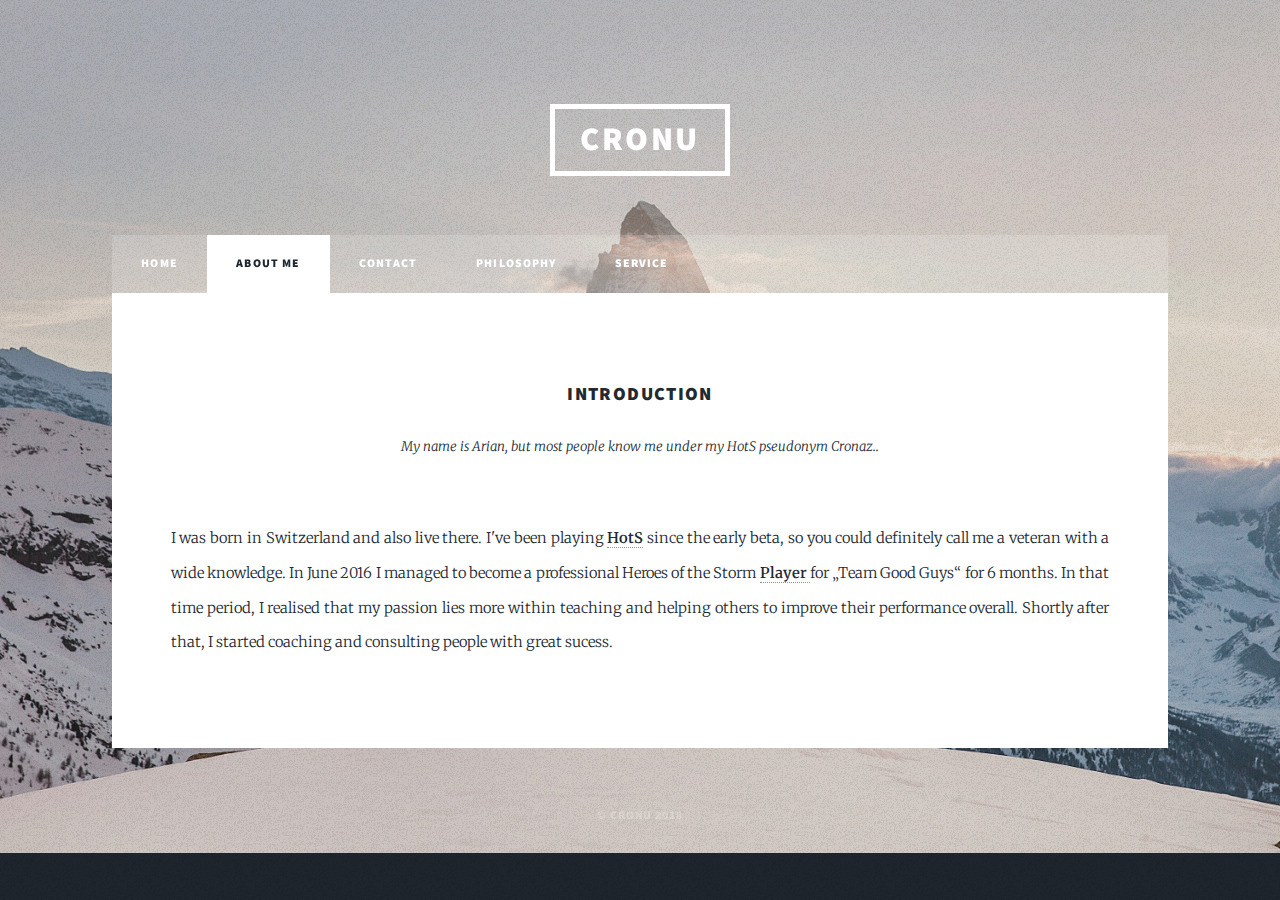
<file: generic.html>
<!DOCTYPE HTML>
<!--
	Massively by HTML5 UP
	html5up.net | @ajlkn
	Free for personal and commercial use under the CCA 3.0 license (html5up.net/license)
-->
<html>
	<head>
		<title>about-cronu</title>
		<meta charset="utf-8" />
		<meta name="viewport" content="width=device-width, initial-scale=1, user-scalable=no" />
		<link rel="stylesheet" href="assets/css/main.css" />
		<noscript><link rel="stylesheet" href="assets/css/noscript.css" /></noscript>
	</head>
	<body class="is-loading">

		<!-- Wrapper -->
			<div id="wrapper">

				<!-- Header -->
					<header id="header">
						<a href="index.html" class="logo">Cronu</a>
					</header>

				<!-- Nav -->
					<nav id="nav">
						<ul class="links">
							<li><a href="index.html">Home</a></li>
                            <li class="active"><a href="generic.html">About ME</a></li>
							
                            
                    
							<li><a href="contact.html">Contact</a></li>
                            <li><a href="vision.html">Philosophy</a></li>
                            <li><a href="service.html">Service</a></li>
						</ul>
					
					</nav>

				<!-- Main -->
					<div id="main">

						<!-- Post -->
							<section class="post">
								<header class="major">
									
									<h3>Introduction<br />
									</h3>
									<p> My name is Arian, but most people know me under my HotS pseudonym Cronaz..</p>
								</header>
							
								<p>I was born in Switzerland and also live there.
                                    I've been playing <a href="https://eu.battle.net/heroes/de/" ><b>HotS</b></a> since the early beta, so you could definitely call me a veteran with a wide knowledge.
In June 2016 I managed to become a professional Heroes of the Storm <a href="http://liquipedia.net/heroes/Cronaz" > <b>Player</b> </a> for „Team Good Guys“ for 6 months.  

In that time period, I realised that my passion lies more within teaching and helping others to improve their performance overall. Shortly after that, I started coaching and consulting people with great sucess.
</p>
                                
                                
							</section>

					</div>

				<!-- Footer -->
				
							</section>
						</section>
					</footer>


				<!-- Copyright -->
					<div id="copyright">
						<ul><li>&copy; cronu 2018</li>
                            
                            
					</div>

			</div>

		<!-- Scripts -->
			<script src="assets/js/jquery.min.js"></script>
			<script src="assets/js/jquery.scrollex.min.js"></script>
			<script src="assets/js/jquery.scrolly.min.js"></script>
			<script src="assets/js/skel.min.js"></script>
			<script src="assets/js/util.js"></script>
			<script src="assets/js/main.js"></script>

	</body>
</html>
</file>
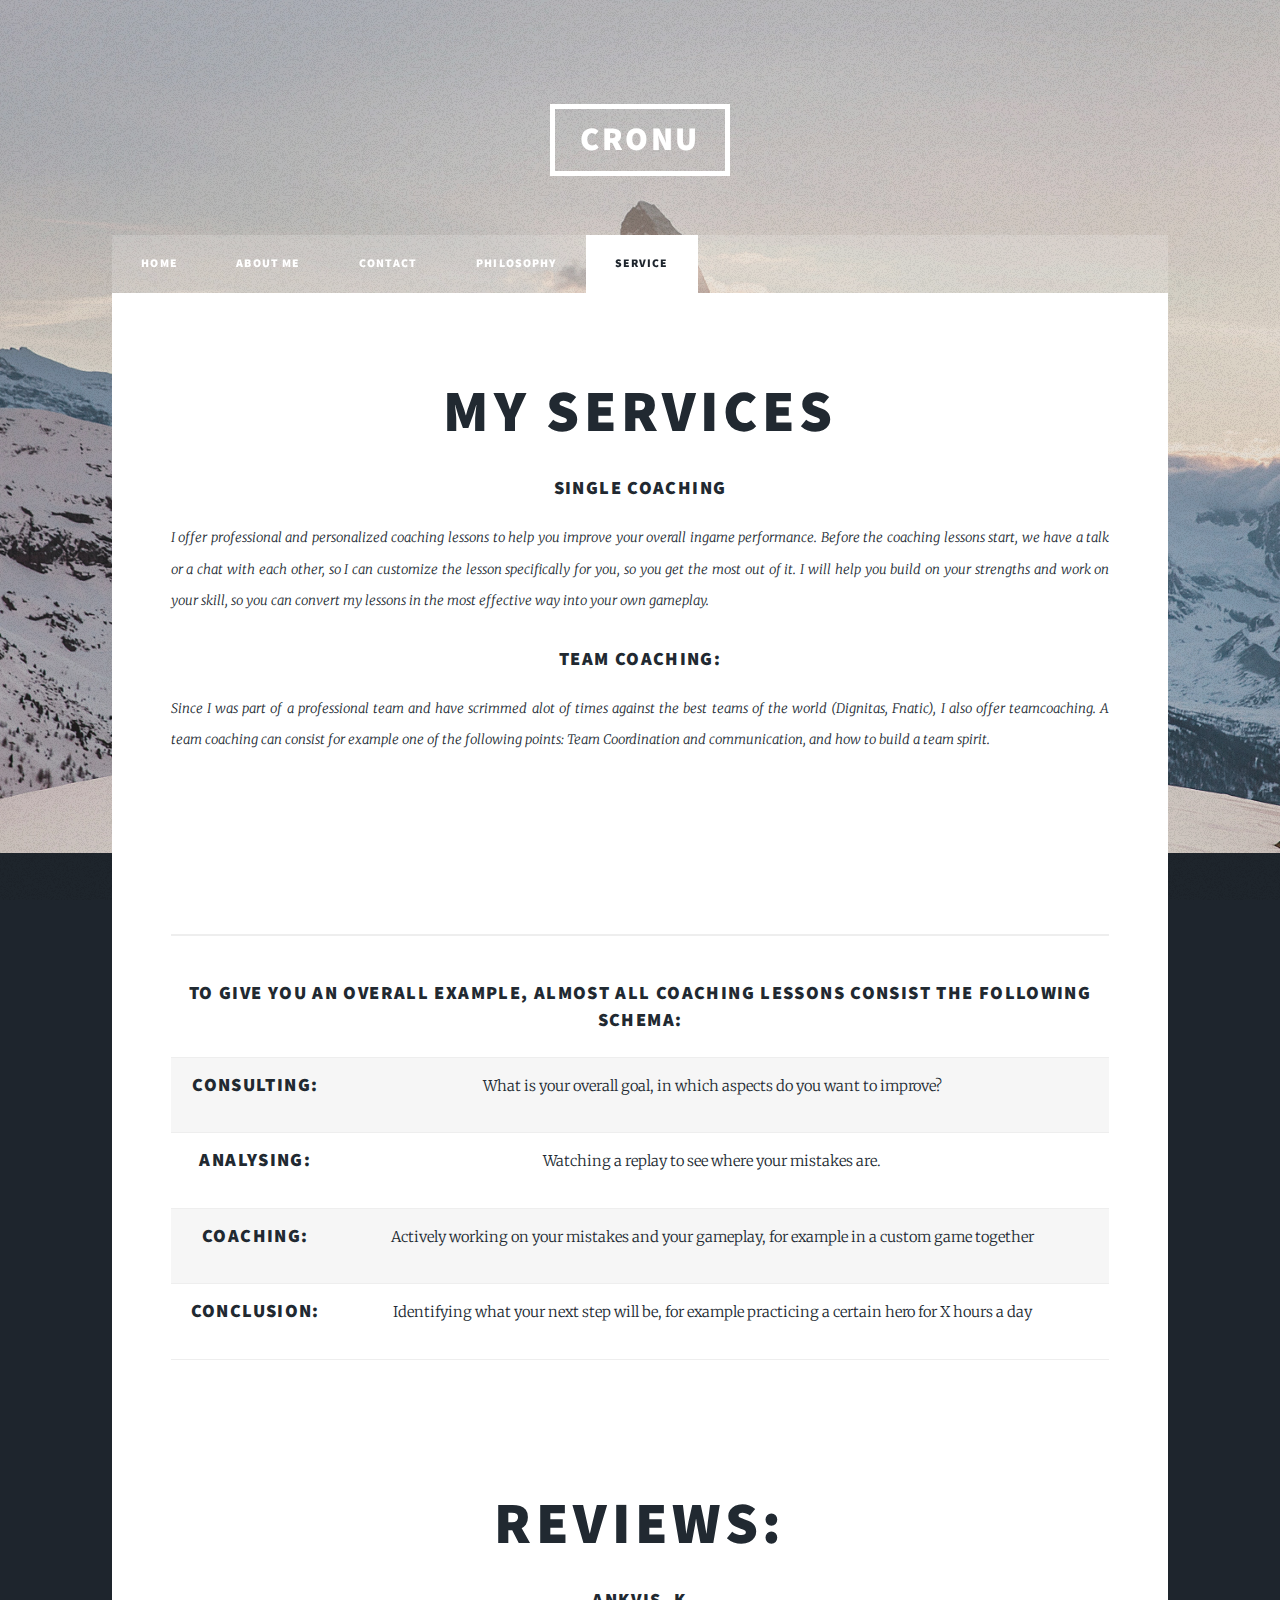
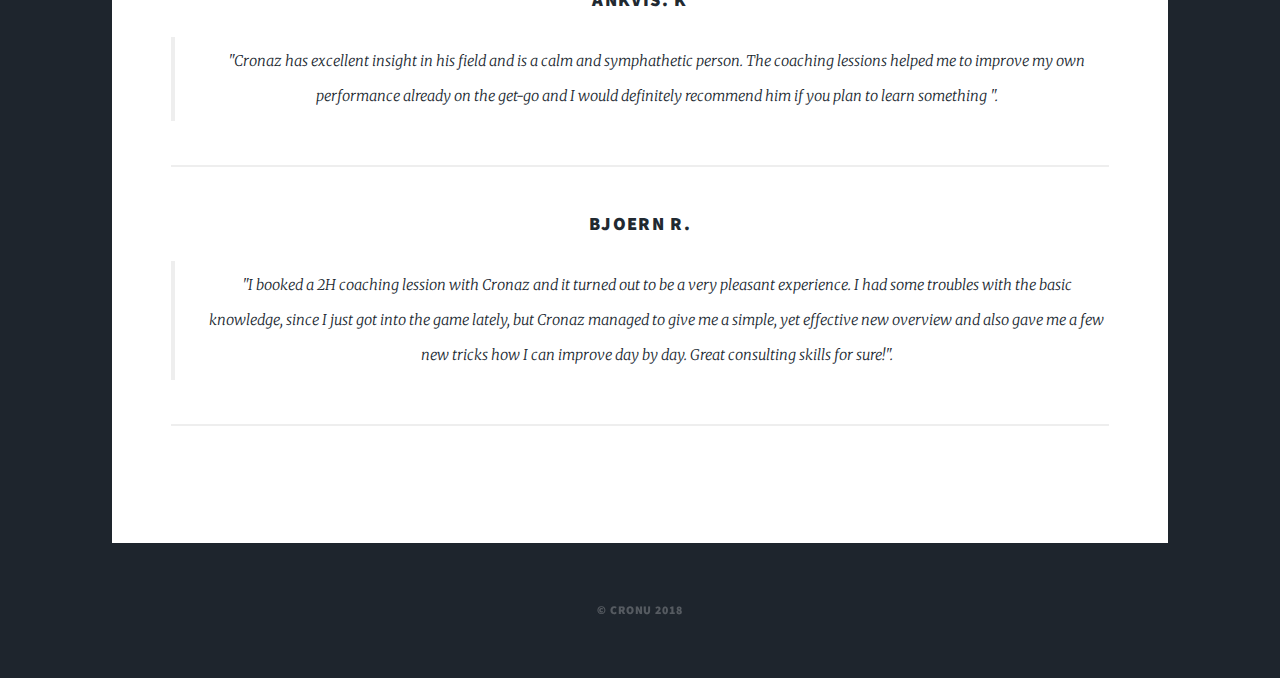
<file: service.html>
<!DOCTYPE HTML>
<!--
	Massively by HTML5 UP
	html5up.net | @ajlkn
	Free for personal and commercial use under the CCA 3.0 license (html5up.net/license)
-->
<html>
	<head>
		<title>Services-Coaching</title>
		<meta charset="utf-8" />
		<meta name="viewport" content="width=device-width, initial-scale=1, user-scalable=no" />
		<link rel="stylesheet" href="assets/css/main.css" />
		<noscript><link rel="stylesheet" href="assets/css/noscript.css" /></noscript>
	</head>
	<body class="is-loading">

		<!-- Wrapper -->
			<div id="wrapper">

				<!-- Header -->
					<header id="header">
						<a href="index.html" class="logo">Cronu</a>
					</header>

				<!-- Nav -->
					<nav id="nav">
						<ul class="links">
							<li><a href="index.html">Home</a></li>
                            <li ><a href="generic.html">About ME</a></li>
							
							<li><a href="contact.html">Contact</a></li>
                            <li><a href="vision.html">Philosophy</a></li>
                            <li class="active"><a href="service.html">Service</a></li>
						</ul>
				
					</nav>

				<!-- Main -->
					<div id="main">

						<!-- Post -->
							<section class="post">
								<header class="major">
									
									<header>
										<h2>My Services</h2>
										
									</header>
								
									<header>
										<h3>Single Coaching</h3>
										<p>
I offer professional and personalized coaching lessons to help you improve your overall ingame performance. Before the coaching lessons start, we have a talk or a chat with each other, so I can customize the lesson specifically for you, so you get the most out of it. I will help you build on your strengths and work on your skill, so you can convert my lessons in the most effective way into your own gameplay.
</p>
									</header>
								
									<header>
										<h3>Team Coaching:</h3>
										<p>
Since I was part of a professional team and have scrimmed alot of times against the best teams of the world (Dignitas, Fnatic), I also offer teamcoaching. A team coaching can consist for example one of the following points: Team Coordination and communication, and how to build a team spirit.
</p>
                                        
                                        
                                  								<!-- Table -->
									
<br><br><br>
                                        
                                         <hr />

									<h3>To give you an overall example, almost all coaching lessons consist the following schema:</h3>
									<div class="table-wrapper">
										<table>
											<thead>
												<tr>
													
												</tr>
											</thead>
											<tbody>
												<tr>
													<td><h3>Consulting:</h3> </td>
													<td>What is your overall goal, in which aspects do you want to improve?</td>
													<td></td>
												</tr>
												<tr>
													<td><h3>Analysing: </h3></td>
													<td>Watching a replay to see where your mistakes are.</td>
													<td></td>
												</tr>
												<tr>
													<td><h3>Coaching:</h3></td>
													<td> Actively working on your mistakes and your gameplay, for example in a custom game together</td>
													<td></td>
												</tr>
												<tr>
													<td><h3>Conclusion:</h3> </td>
													<td>Identifying what your next step will be, for example practicing a certain hero for X hours a day</td>
													<td></td>
												</tr>
												
											</tbody>
											<tfoot>
												
											</tfoot>
										</table>
									</div>
                                        
                                        <br><br><br>
                                        
                                        <h2>Reviews:</h2>
                                        <!-- Blockquote -->
									<h3>Ankvis. K</h3>
									<blockquote>"Cronaz has excellent insight in his field and is a calm and symphathetic person. The coaching lessions helped me to improve my own performance already on the get-go and I would definitely recommend him if you plan to learn something ".</blockquote>
                                        
                                        <hr />

                                 	<h3>Bjoern R.</h3>
									<blockquote>"I booked a 2H coaching lession with Cronaz and it turned out to be a very pleasant experience. I had some troubles with the basic knowledge, since I just got into the game lately, but Cronaz managed to give me a simple, yet effective new overview and also gave me a few new tricks how I can improve day by day. Great consulting skills for sure!".</blockquote>

									<hr />
									

								
							</section>
                                    

					</div>
                                
                                
                                

				<!-- Footer -->
					

				<!-- Copyright -->
					<div id="copyright">
						<ul><li>&copy; cronu 2018</li>
					</div>

			</div>

		<!-- Scripts -->
			<script src="assets/js/jquery.min.js"></script>
			<script src="assets/js/jquery.scrollex.min.js"></script>
			<script src="assets/js/jquery.scrolly.min.js"></script>
			<script src="assets/js/skel.min.js"></script>
			<script src="assets/js/util.js"></script>
			<script src="assets/js/main.js"></script>

	</body>
</html>
</file>
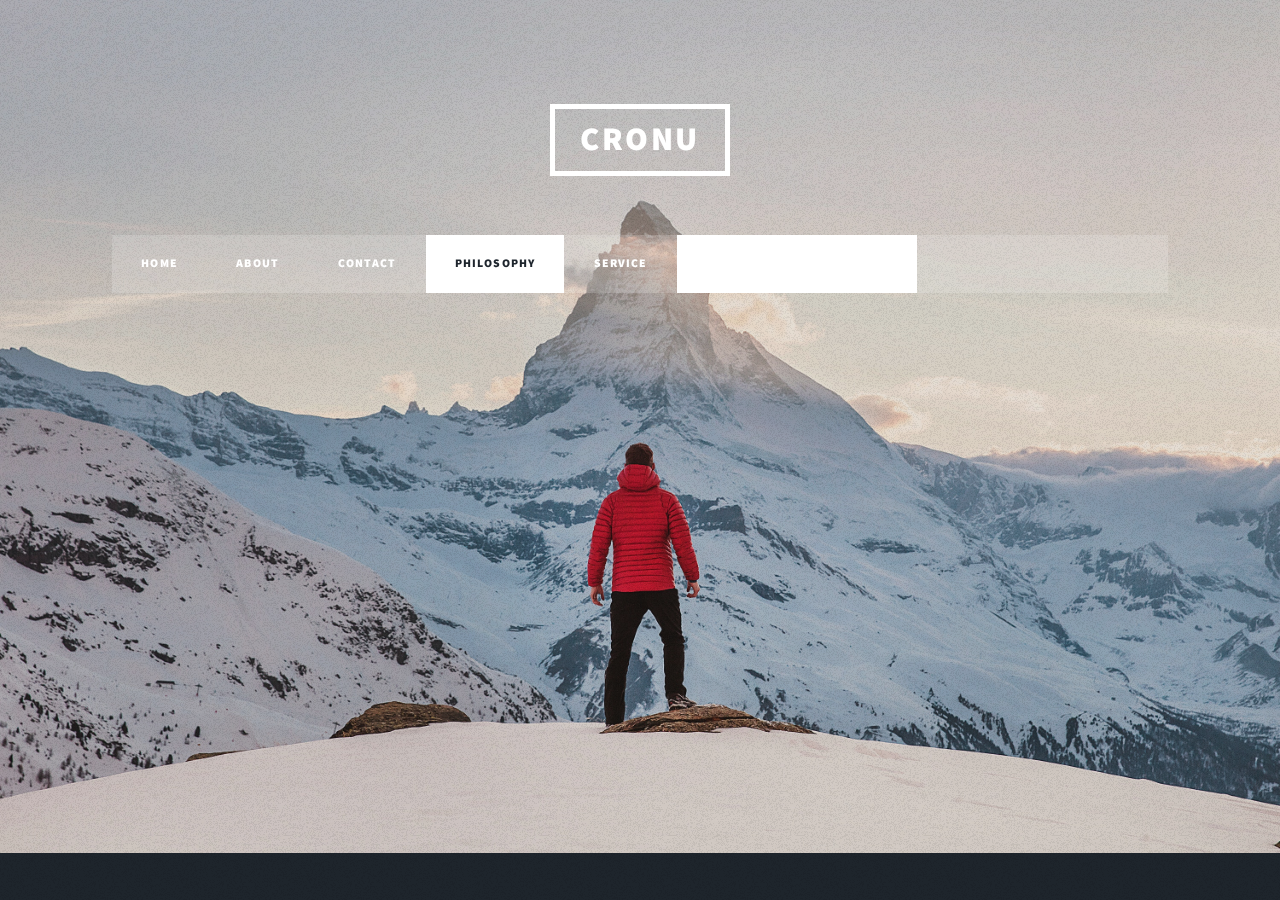
<file: vision.html>
<!DOCTYPE HTML>
<!--
	Massively by HTML5 UP
	html5up.net | @ajlkn
	Free for personal and commercial use under the CCA 3.0 license (html5up.net/license)
-->
<html>
	<head>
		<title>Cronu-Vision</title>
		<meta charset="utf-8" />
		<meta name="viewport" content="width=device-width, initial-scale=1, user-scalable=no" />
		<link rel="stylesheet" href="assets/css/main.css" />
		<noscript><link rel="stylesheet" href="assets/css/noscript.css" /></noscript>
	</head>
	<body class="is-loading">

		<!-- Wrapper -->
			<div id="wrapper">

				<!-- Header -->
					<header id="header">
						<a href="index.html" class="logo">Cronu</a>
					</header>

				<!-- Nav -->
					<nav id="nav">
						<ul class="links">
						<li ><a href="index.html">Home</a></li>
							<li><a href="generic.html">About Me</a></li>
							<li><a href="contact.html">Contact</a></li>
                            <li class="active"><a href="vision.html">Philosophy</a></li>
                            <li><a href="service.html">Service</a></li>
						</ul>
					

				<!-- Main -->
					<div id="main">

						<!-- Post -->
							<section class="post">
								<header class="major">
								
									<header>
                                       
									
										<h3>Philosophy / Vision
</h3>
										<p>Cronu stands for Cronaz (My Pseudonym) & U.

My Goal is to relay some of my profound knowledge which I acquired over the past years, to other people and helping them to increase their overall performance.

Consulting and Coaching people also helps to improve my own skills overall for example in communication, socializing, leadership and problem-solving, which are all good tools in the every-day life.
</p>
                                        
                                        <br>
                                            
                                             <a href="#" class="image fit"><img src="images/vision.jpg" alt="" /></a>
									</header>
									

									<hr />

							

			

							</section>

					</div>

				<!-- Footer -->
				

				<!-- Copyright -->
					<div id="copyright">
						<ul><li>&copy; cronu 2018</li>
					</div>

			</div>

		<!-- Scripts -->
			<script src="assets/js/jquery.min.js"></script>
			<script src="assets/js/jquery.scrollex.min.js"></script>
			<script src="assets/js/jquery.scrolly.min.js"></script>
			<script src="assets/js/skel.min.js"></script>
			<script src="assets/js/util.js"></script>
			<script src="assets/js/main.js"></script>

	</body>
</html>
</file>
<file: assets/css/main.css>
@import url(font-awesome.min.css);
@import url("https://fonts.googleapis.com/css?family=Merriweather:300,700,300italic,700italic|Source+Sans+Pro:900");

/*
	Massively by HTML5 UP
	html5up.net | @ajlkn
	Free for personal and commercial use under the CCA 3.0 license (html5up.net/license)
*/

/* Reset */

	html, body, div, span, applet, object, iframe, h1, h2, h3, h4, h5, h6, p, blockquote, pre, a, abbr, acronym, address, big, cite, code, del, dfn, em, img, ins, kbd, q, s, samp, small, strike, strong, sub, sup, tt, var, b, u, i, center, dl, dt, dd, ol, ul, li, fieldset, form, label, legend, table, caption, tbody, tfoot, thead, tr, th, td, article, aside, canvas, details, embed, figure, figcaption, footer, header, hgroup, menu, nav, output, ruby, section, summary, time, mark, audio, video {
		margin: 0;
		padding: 0;
		border: 0;
		font-size: 100%;
		font: inherit;
		vertical-align: baseline;
	}

	article, aside, details, figcaption, figure, footer, header, hgroup, menu, nav, section {
		display: block;
	}

	body {
		line-height: 1;
	}

div.a {
    text-align: center;
}

div.b {
    text-align: left;
}

div.c {
    text-align: right;
}

div.c {
    text-align: justify;
}

	ol, ul {
		list-style: none;
	}

	blockquote, q {
		quotes: none;
	}

	blockquote:before, blockquote:after, q:before, q:after {
		content: '';
		content: none;
	}

	table {
		border-collapse: collapse;
		border-spacing: 0;
	}

	body {
		-webkit-text-size-adjust: none;
	}

/* Box Model */

	*, *:before, *:after {
		-moz-box-sizing: border-box;
		-webkit-box-sizing: border-box;
		box-sizing: border-box;
	}

/* Grid */

	.row {
		border-bottom: solid 1px transparent;
		-moz-box-sizing: border-box;
		-webkit-box-sizing: border-box;
		box-sizing: border-box;
	}

	.row > * {
		float: left;
		-moz-box-sizing: border-box;
		-webkit-box-sizing: border-box;
		box-sizing: border-box;
	}

	.row:after, .row:before {
		content: '';
		display: block;
		clear: both;
		height: 0;
	}

	.row.uniform > * > :first-child {
		margin-top: 0;
	}

	.row.uniform > * > :last-child {
		margin-bottom: 0;
	}

	.row.\30 \25 > * {
		padding: 0 0 0 0rem;
	}

	.row.\30 \25 {
		margin: 0 0 -1px 0rem;
	}

	.row.uniform.\30 \25 > * {
		padding: 0rem 0 0 0rem;
	}

	.row.uniform.\30 \25 {
		margin: 0rem 0 -1px 0rem;
	}

	.row > * {
		padding: 0 0 0 1.5rem;
	}

	.row {
		margin: 0 0 -1px -1.5rem;
	}

	.row.uniform > * {
		padding: 1.5rem 0 0 1.5rem;
	}

	.row.uniform {
		margin: -1.5rem 0 -1px -1.5rem;
	}

	.row.\32 00\25 > * {
		padding: 0 0 0 3rem;
	}

	.row.\32 00\25 {
		margin: 0 0 -1px -3rem;
	}

	.row.uniform.\32 00\25 > * {
		padding: 3rem 0 0 3rem;
	}

	.row.uniform.\32 00\25 {
		margin: -3rem 0 -1px -3rem;
	}

	.row.\31 50\25 > * {
		padding: 0 0 0 2.25rem;
	}

	.row.\31 50\25 {
		margin: 0 0 -1px -2.25rem;
	}

	.row.uniform.\31 50\25 > * {
		padding: 2.25rem 0 0 2.25rem;
	}

	.row.uniform.\31 50\25 {
		margin: -2.25rem 0 -1px -2.25rem;
	}

	.row.\35 0\25 > * {
		padding: 0 0 0 0.75rem;
	}

	.row.\35 0\25 {
		margin: 0 0 -1px -0.75rem;
	}

	.row.uniform.\35 0\25 > * {
		padding: 0.75rem 0 0 0.75rem;
	}

	.row.uniform.\35 0\25 {
		margin: -0.75rem 0 -1px -0.75rem;
	}

	.row.\32 5\25 > * {
		padding: 0 0 0 0.375rem;
	}

	.row.\32 5\25 {
		margin: 0 0 -1px -0.375rem;
	}

	.row.uniform.\32 5\25 > * {
		padding: 0.375rem 0 0 0.375rem;
	}

	.row.uniform.\32 5\25 {
		margin: -0.375rem 0 -1px -0.375rem;
	}

	.\31 2u, .\31 2u\24 {
		width: 100%;
		clear: none;
		margin-left: 0;
	}

	.\31 1u, .\31 1u\24 {
		width: 91.6666666667%;
		clear: none;
		margin-left: 0;
	}

	.\31 0u, .\31 0u\24 {
		width: 83.3333333333%;
		clear: none;
		margin-left: 0;
	}

	.\39 u, .\39 u\24 {
		width: 75%;
		clear: none;
		margin-left: 0;
	}

	.\38 u, .\38 u\24 {
		width: 66.6666666667%;
		clear: none;
		margin-left: 0;
	}

	.\37 u, .\37 u\24 {
		width: 58.3333333333%;
		clear: none;
		margin-left: 0;
	}

	.\36 u, .\36 u\24 {
		width: 50%;
		clear: none;
		margin-left: 0;
	}

	.\35 u, .\35 u\24 {
		width: 41.6666666667%;
		clear: none;
		margin-left: 0;
	}

	.\34 u, .\34 u\24 {
		width: 33.3333333333%;
		clear: none;
		margin-left: 0;
	}

	.\33 u, .\33 u\24 {
		width: 25%;
		clear: none;
		margin-left: 0;
	}

	.\32 u, .\32 u\24 {
		width: 16.6666666667%;
		clear: none;
		margin-left: 0;
	}

	.\31 u, .\31 u\24 {
		width: 8.3333333333%;
		clear: none;
		margin-left: 0;
	}

	.\31 2u\24 + *,
	.\31 1u\24 + *,
	.\31 0u\24 + *,
	.\39 u\24 + *,
	.\38 u\24 + *,
	.\37 u\24 + *,
	.\36 u\24 + *,
	.\35 u\24 + *,
	.\34 u\24 + *,
	.\33 u\24 + *,
	.\32 u\24 + *,
	.\31 u\24 + * {
		clear: left;
	}

	.\-11u {
		margin-left: 91.66667%;
	}

	.\-10u {
		margin-left: 83.33333%;
	}

	.\-9u {
		margin-left: 75%;
	}

	.\-8u {
		margin-left: 66.66667%;
	}

	.\-7u {
		margin-left: 58.33333%;
	}

	.\-6u {
		margin-left: 50%;
	}

	.\-5u {
		margin-left: 41.66667%;
	}

	.\-4u {
		margin-left: 33.33333%;
	}

	.\-3u {
		margin-left: 25%;
	}

	.\-2u {
		margin-left: 16.66667%;
	}

	.\-1u {
		margin-left: 8.33333%;
	}

	@media screen and (max-width: 1680px) {

		.row > * {
			padding: 0 0 0 1.5rem;
		}

		.row {
			margin: 0 0 -1px -1.5rem;
		}

		.row.uniform > * {
			padding: 1.5rem 0 0 1.5rem;
		}

		.row.uniform {
			margin: -1.5rem 0 -1px -1.5rem;
		}

		.row.\32 00\25 > * {
			padding: 0 0 0 3rem;
		}

		.row.\32 00\25 {
			margin: 0 0 -1px -3rem;
		}

		.row.uniform.\32 00\25 > * {
			padding: 3rem 0 0 3rem;
		}

		.row.uniform.\32 00\25 {
			margin: -3rem 0 -1px -3rem;
		}

		.row.\31 50\25 > * {
			padding: 0 0 0 2.25rem;
		}

		.row.\31 50\25 {
			margin: 0 0 -1px -2.25rem;
		}

		.row.uniform.\31 50\25 > * {
			padding: 2.25rem 0 0 2.25rem;
		}

		.row.uniform.\31 50\25 {
			margin: -2.25rem 0 -1px -2.25rem;
		}

		.row.\35 0\25 > * {
			padding: 0 0 0 0.75rem;
		}

		.row.\35 0\25 {
			margin: 0 0 -1px -0.75rem;
		}

		.row.uniform.\35 0\25 > * {
			padding: 0.75rem 0 0 0.75rem;
		}

		.row.uniform.\35 0\25 {
			margin: -0.75rem 0 -1px -0.75rem;
		}

		.row.\32 5\25 > * {
			padding: 0 0 0 0.375rem;
		}

		.row.\32 5\25 {
			margin: 0 0 -1px -0.375rem;
		}

		.row.uniform.\32 5\25 > * {
			padding: 0.375rem 0 0 0.375rem;
		}

		.row.uniform.\32 5\25 {
			margin: -0.375rem 0 -1px -0.375rem;
		}

		.\31 2u\28xlarge\29, .\31 2u\24\28xlarge\29 {
			width: 100%;
			clear: none;
			margin-left: 0;
		}

		.\31 1u\28xlarge\29, .\31 1u\24\28xlarge\29 {
			width: 91.6666666667%;
			clear: none;
			margin-left: 0;
		}

		.\31 0u\28xlarge\29, .\31 0u\24\28xlarge\29 {
			width: 83.3333333333%;
			clear: none;
			margin-left: 0;
		}

		.\39 u\28xlarge\29, .\39 u\24\28xlarge\29 {
			width: 75%;
			clear: none;
			margin-left: 0;
		}

		.\38 u\28xlarge\29, .\38 u\24\28xlarge\29 {
			width: 66.6666666667%;
			clear: none;
			margin-left: 0;
		}

		.\37 u\28xlarge\29, .\37 u\24\28xlarge\29 {
			width: 58.3333333333%;
			clear: none;
			margin-left: 0;
		}

		.\36 u\28xlarge\29, .\36 u\24\28xlarge\29 {
			width: 50%;
			clear: none;
			margin-left: 0;
		}

		.\35 u\28xlarge\29, .\35 u\24\28xlarge\29 {
			width: 41.6666666667%;
			clear: none;
			margin-left: 0;
		}

		.\34 u\28xlarge\29, .\34 u\24\28xlarge\29 {
			width: 33.3333333333%;
			clear: none;
			margin-left: 0;
		}

		.\33 u\28xlarge\29, .\33 u\24\28xlarge\29 {
			width: 25%;
			clear: none;
			margin-left: 0;
		}

		.\32 u\28xlarge\29, .\32 u\24\28xlarge\29 {
			width: 16.6666666667%;
			clear: none;
			margin-left: 0;
		}

		.\31 u\28xlarge\29, .\31 u\24\28xlarge\29 {
			width: 8.3333333333%;
			clear: none;
			margin-left: 0;
		}

		.\31 2u\24\28xlarge\29 + *,
		.\31 1u\24\28xlarge\29 + *,
		.\31 0u\24\28xlarge\29 + *,
		.\39 u\24\28xlarge\29 + *,
		.\38 u\24\28xlarge\29 + *,
		.\37 u\24\28xlarge\29 + *,
		.\36 u\24\28xlarge\29 + *,
		.\35 u\24\28xlarge\29 + *,
		.\34 u\24\28xlarge\29 + *,
		.\33 u\24\28xlarge\29 + *,
		.\32 u\24\28xlarge\29 + *,
		.\31 u\24\28xlarge\29 + * {
			clear: left;
		}

		.\-11u\28xlarge\29 {
			margin-left: 91.66667%;
		}

		.\-10u\28xlarge\29 {
			margin-left: 83.33333%;
		}

		.\-9u\28xlarge\29 {
			margin-left: 75%;
		}

		.\-8u\28xlarge\29 {
			margin-left: 66.66667%;
		}

		.\-7u\28xlarge\29 {
			margin-left: 58.33333%;
		}

		.\-6u\28xlarge\29 {
			margin-left: 50%;
		}

		.\-5u\28xlarge\29 {
			margin-left: 41.66667%;
		}

		.\-4u\28xlarge\29 {
			margin-left: 33.33333%;
		}

		.\-3u\28xlarge\29 {
			margin-left: 25%;
		}

		.\-2u\28xlarge\29 {
			margin-left: 16.66667%;
		}

		.\-1u\28xlarge\29 {
			margin-left: 8.33333%;
		}

	}

	@media screen and (max-width: 1280px) {

		.row > * {
			padding: 0 0 0 1.5rem;
		}

		.row {
			margin: 0 0 -1px -1.5rem;
		}

		.row.uniform > * {
			padding: 1.5rem 0 0 1.5rem;
		}

		.row.uniform {
			margin: -1.5rem 0 -1px -1.5rem;
		}

		.row.\32 00\25 > * {
			padding: 0 0 0 3rem;
		}

		.row.\32 00\25 {
			margin: 0 0 -1px -3rem;
		}

		.row.uniform.\32 00\25 > * {
			padding: 3rem 0 0 3rem;
		}

		.row.uniform.\32 00\25 {
			margin: -3rem 0 -1px -3rem;
		}

		.row.\31 50\25 > * {
			padding: 0 0 0 2.25rem;
		}

		.row.\31 50\25 {
			margin: 0 0 -1px -2.25rem;
		}

		.row.uniform.\31 50\25 > * {
			padding: 2.25rem 0 0 2.25rem;
		}

		.row.uniform.\31 50\25 {
			margin: -2.25rem 0 -1px -2.25rem;
		}

		.row.\35 0\25 > * {
			padding: 0 0 0 0.75rem;
		}

		.row.\35 0\25 {
			margin: 0 0 -1px -0.75rem;
		}

		.row.uniform.\35 0\25 > * {
			padding: 0.75rem 0 0 0.75rem;
		}

		.row.uniform.\35 0\25 {
			margin: -0.75rem 0 -1px -0.75rem;
		}

		.row.\32 5\25 > * {
			padding: 0 0 0 0.375rem;
		}

		.row.\32 5\25 {
			margin: 0 0 -1px -0.375rem;
		}

		.row.uniform.\32 5\25 > * {
			padding: 0.375rem 0 0 0.375rem;
		}

		.row.uniform.\32 5\25 {
			margin: -0.375rem 0 -1px -0.375rem;
		}

		.\31 2u\28large\29, .\31 2u\24\28large\29 {
			width: 100%;
			clear: none;
			margin-left: 0;
		}

		.\31 1u\28large\29, .\31 1u\24\28large\29 {
			width: 91.6666666667%;
			clear: none;
			margin-left: 0;
		}

		.\31 0u\28large\29, .\31 0u\24\28large\29 {
			width: 83.3333333333%;
			clear: none;
			margin-left: 0;
		}

		.\39 u\28large\29, .\39 u\24\28large\29 {
			width: 75%;
			clear: none;
			margin-left: 0;
		}

		.\38 u\28large\29, .\38 u\24\28large\29 {
			width: 66.6666666667%;
			clear: none;
			margin-left: 0;
		}

		.\37 u\28large\29, .\37 u\24\28large\29 {
			width: 58.3333333333%;
			clear: none;
			margin-left: 0;
		}

		.\36 u\28large\29, .\36 u\24\28large\29 {
			width: 50%;
			clear: none;
			margin-left: 0;
		}

		.\35 u\28large\29, .\35 u\24\28large\29 {
			width: 41.6666666667%;
			clear: none;
			margin-left: 0;
		}

		.\34 u\28large\29, .\34 u\24\28large\29 {
			width: 33.3333333333%;
			clear: none;
			margin-left: 0;
		}

		.\33 u\28large\29, .\33 u\24\28large\29 {
			width: 25%;
			clear: none;
			margin-left: 0;
		}

		.\32 u\28large\29, .\32 u\24\28large\29 {
			width: 16.6666666667%;
			clear: none;
			margin-left: 0;
		}

		.\31 u\28large\29, .\31 u\24\28large\29 {
			width: 8.3333333333%;
			clear: none;
			margin-left: 0;
		}

		.\31 2u\24\28large\29 + *,
		.\31 1u\24\28large\29 + *,
		.\31 0u\24\28large\29 + *,
		.\39 u\24\28large\29 + *,
		.\38 u\24\28large\29 + *,
		.\37 u\24\28large\29 + *,
		.\36 u\24\28large\29 + *,
		.\35 u\24\28large\29 + *,
		.\34 u\24\28large\29 + *,
		.\33 u\24\28large\29 + *,
		.\32 u\24\28large\29 + *,
		.\31 u\24\28large\29 + * {
			clear: left;
		}

		.\-11u\28large\29 {
			margin-left: 91.66667%;
		}

		.\-10u\28large\29 {
			margin-left: 83.33333%;
		}

		.\-9u\28large\29 {
			margin-left: 75%;
		}

		.\-8u\28large\29 {
			margin-left: 66.66667%;
		}

		.\-7u\28large\29 {
			margin-left: 58.33333%;
		}

		.\-6u\28large\29 {
			margin-left: 50%;
		}

		.\-5u\28large\29 {
			margin-left: 41.66667%;
		}

		.\-4u\28large\29 {
			margin-left: 33.33333%;
		}

		.\-3u\28large\29 {
			margin-left: 25%;
		}

		.\-2u\28large\29 {
			margin-left: 16.66667%;
		}

		.\-1u\28large\29 {
			margin-left: 8.33333%;
		}

	}

	@media screen and (max-width: 980px) {

		.row > * {
			padding: 0 0 0 1.5rem;
		}

		.row {
			margin: 0 0 -1px -1.5rem;
		}

		.row.uniform > * {
			padding: 1.5rem 0 0 1.5rem;
		}

		.row.uniform {
			margin: -1.5rem 0 -1px -1.5rem;
		}

		.row.\32 00\25 > * {
			padding: 0 0 0 3rem;
		}

		.row.\32 00\25 {
			margin: 0 0 -1px -3rem;
		}

		.row.uniform.\32 00\25 > * {
			padding: 3rem 0 0 3rem;
		}

		.row.uniform.\32 00\25 {
			margin: -3rem 0 -1px -3rem;
		}

		.row.\31 50\25 > * {
			padding: 0 0 0 2.25rem;
		}

		.row.\31 50\25 {
			margin: 0 0 -1px -2.25rem;
		}

		.row.uniform.\31 50\25 > * {
			padding: 2.25rem 0 0 2.25rem;
		}

		.row.uniform.\31 50\25 {
			margin: -2.25rem 0 -1px -2.25rem;
		}

		.row.\35 0\25 > * {
			padding: 0 0 0 0.75rem;
		}

		.row.\35 0\25 {
			margin: 0 0 -1px -0.75rem;
		}

		.row.uniform.\35 0\25 > * {
			padding: 0.75rem 0 0 0.75rem;
		}

		.row.uniform.\35 0\25 {
			margin: -0.75rem 0 -1px -0.75rem;
		}

		.row.\32 5\25 > * {
			padding: 0 0 0 0.375rem;
		}

		.row.\32 5\25 {
			margin: 0 0 -1px -0.375rem;
		}

		.row.uniform.\32 5\25 > * {
			padding: 0.375rem 0 0 0.375rem;
		}

		.row.uniform.\32 5\25 {
			margin: -0.375rem 0 -1px -0.375rem;
		}

		.\31 2u\28medium\29, .\31 2u\24\28medium\29 {
			width: 100%;
			clear: none;
			margin-left: 0;
		}

		.\31 1u\28medium\29, .\31 1u\24\28medium\29 {
			width: 91.6666666667%;
			clear: none;
			margin-left: 0;
		}

		.\31 0u\28medium\29, .\31 0u\24\28medium\29 {
			width: 83.3333333333%;
			clear: none;
			margin-left: 0;
		}

		.\39 u\28medium\29, .\39 u\24\28medium\29 {
			width: 75%;
			clear: none;
			margin-left: 0;
		}

		.\38 u\28medium\29, .\38 u\24\28medium\29 {
			width: 66.6666666667%;
			clear: none;
			margin-left: 0;
		}

		.\37 u\28medium\29, .\37 u\24\28medium\29 {
			width: 58.3333333333%;
			clear: none;
			margin-left: 0;
		}

		.\36 u\28medium\29, .\36 u\24\28medium\29 {
			width: 50%;
			clear: none;
			margin-left: 0;
		}

		.\35 u\28medium\29, .\35 u\24\28medium\29 {
			width: 41.6666666667%;
			clear: none;
			margin-left: 0;
		}

		.\34 u\28medium\29, .\34 u\24\28medium\29 {
			width: 33.3333333333%;
			clear: none;
			margin-left: 0;
		}

		.\33 u\28medium\29, .\33 u\24\28medium\29 {
			width: 25%;
			clear: none;
			margin-left: 0;
		}

		.\32 u\28medium\29, .\32 u\24\28medium\29 {
			width: 16.6666666667%;
			clear: none;
			margin-left: 0;
		}

		.\31 u\28medium\29, .\31 u\24\28medium\29 {
			width: 8.3333333333%;
			clear: none;
			margin-left: 0;
		}

		.\31 2u\24\28medium\29 + *,
		.\31 1u\24\28medium\29 + *,
		.\31 0u\24\28medium\29 + *,
		.\39 u\24\28medium\29 + *,
		.\38 u\24\28medium\29 + *,
		.\37 u\24\28medium\29 + *,
		.\36 u\24\28medium\29 + *,
		.\35 u\24\28medium\29 + *,
		.\34 u\24\28medium\29 + *,
		.\33 u\24\28medium\29 + *,
		.\32 u\24\28medium\29 + *,
		.\31 u\24\28medium\29 + * {
			clear: left;
		}

		.\-11u\28medium\29 {
			margin-left: 91.66667%;
		}

		.\-10u\28medium\29 {
			margin-left: 83.33333%;
		}

		.\-9u\28medium\29 {
			margin-left: 75%;
		}

		.\-8u\28medium\29 {
			margin-left: 66.66667%;
		}

		.\-7u\28medium\29 {
			margin-left: 58.33333%;
		}

		.\-6u\28medium\29 {
			margin-left: 50%;
		}

		.\-5u\28medium\29 {
			margin-left: 41.66667%;
		}

		.\-4u\28medium\29 {
			margin-left: 33.33333%;
		}

		.\-3u\28medium\29 {
			margin-left: 25%;
		}

		.\-2u\28medium\29 {
			margin-left: 16.66667%;
		}

		.\-1u\28medium\29 {
			margin-left: 8.33333%;
		}

	}

	@media screen and (max-width: 736px) {

		.row > * {
			padding: 0 0 0 1.5rem;
		}

		.row {
			margin: 0 0 -1px -1.5rem;
		}

		.row.uniform > * {
			padding: 1.5rem 0 0 1.5rem;
		}

		.row.uniform {
			margin: -1.5rem 0 -1px -1.5rem;
		}

		.row.\32 00\25 > * {
			padding: 0 0 0 3rem;
		}

		.row.\32 00\25 {
			margin: 0 0 -1px -3rem;
		}

		.row.uniform.\32 00\25 > * {
			padding: 3rem 0 0 3rem;
		}

		.row.uniform.\32 00\25 {
			margin: -3rem 0 -1px -3rem;
		}

		.row.\31 50\25 > * {
			padding: 0 0 0 2.25rem;
		}

		.row.\31 50\25 {
			margin: 0 0 -1px -2.25rem;
		}

		.row.uniform.\31 50\25 > * {
			padding: 2.25rem 0 0 2.25rem;
		}

		.row.uniform.\31 50\25 {
			margin: -2.25rem 0 -1px -2.25rem;
		}

		.row.\35 0\25 > * {
			padding: 0 0 0 0.75rem;
		}

		.row.\35 0\25 {
			margin: 0 0 -1px -0.75rem;
		}

		.row.uniform.\35 0\25 > * {
			padding: 0.75rem 0 0 0.75rem;
		}

		.row.uniform.\35 0\25 {
			margin: -0.75rem 0 -1px -0.75rem;
		}

		.row.\32 5\25 > * {
			padding: 0 0 0 0.375rem;
		}

		.row.\32 5\25 {
			margin: 0 0 -1px -0.375rem;
		}

		.row.uniform.\32 5\25 > * {
			padding: 0.375rem 0 0 0.375rem;
		}

		.row.uniform.\32 5\25 {
			margin: -0.375rem 0 -1px -0.375rem;
		}

		.\31 2u\28small\29, .\31 2u\24\28small\29 {
			width: 100%;
			clear: none;
			margin-left: 0;
		}

		.\31 1u\28small\29, .\31 1u\24\28small\29 {
			width: 91.6666666667%;
			clear: none;
			margin-left: 0;
		}

		.\31 0u\28small\29, .\31 0u\24\28small\29 {
			width: 83.3333333333%;
			clear: none;
			margin-left: 0;
		}

		.\39 u\28small\29, .\39 u\24\28small\29 {
			width: 75%;
			clear: none;
			margin-left: 0;
		}

		.\38 u\28small\29, .\38 u\24\28small\29 {
			width: 66.6666666667%;
			clear: none;
			margin-left: 0;
		}

		.\37 u\28small\29, .\37 u\24\28small\29 {
			width: 58.3333333333%;
			clear: none;
			margin-left: 0;
		}

		.\36 u\28small\29, .\36 u\24\28small\29 {
			width: 50%;
			clear: none;
			margin-left: 0;
		}

		.\35 u\28small\29, .\35 u\24\28small\29 {
			width: 41.6666666667%;
			clear: none;
			margin-left: 0;
		}

		.\34 u\28small\29, .\34 u\24\28small\29 {
			width: 33.3333333333%;
			clear: none;
			margin-left: 0;
		}

		.\33 u\28small\29, .\33 u\24\28small\29 {
			width: 25%;
			clear: none;
			margin-left: 0;
		}

		.\32 u\28small\29, .\32 u\24\28small\29 {
			width: 16.6666666667%;
			clear: none;
			margin-left: 0;
		}

		.\31 u\28small\29, .\31 u\24\28small\29 {
			width: 8.3333333333%;
			clear: none;
			margin-left: 0;
		}

		.\31 2u\24\28small\29 + *,
		.\31 1u\24\28small\29 + *,
		.\31 0u\24\28small\29 + *,
		.\39 u\24\28small\29 + *,
		.\38 u\24\28small\29 + *,
		.\37 u\24\28small\29 + *,
		.\36 u\24\28small\29 + *,
		.\35 u\24\28small\29 + *,
		.\34 u\24\28small\29 + *,
		.\33 u\24\28small\29 + *,
		.\32 u\24\28small\29 + *,
		.\31 u\24\28small\29 + * {
			clear: left;
		}

		.\-11u\28small\29 {
			margin-left: 91.66667%;
		}

		.\-10u\28small\29 {
			margin-left: 83.33333%;
		}

		.\-9u\28small\29 {
			margin-left: 75%;
		}

		.\-8u\28small\29 {
			margin-left: 66.66667%;
		}

		.\-7u\28small\29 {
			margin-left: 58.33333%;
		}

		.\-6u\28small\29 {
			margin-left: 50%;
		}

		.\-5u\28small\29 {
			margin-left: 41.66667%;
		}

		.\-4u\28small\29 {
			margin-left: 33.33333%;
		}

		.\-3u\28small\29 {
			margin-left: 25%;
		}

		.\-2u\28small\29 {
			margin-left: 16.66667%;
		}

		.\-1u\28small\29 {
			margin-left: 8.33333%;
		}

	}

	@media screen and (max-width: 480px) {

		.row > * {
			padding: 0 0 0 1.5rem;
		}

		.row {
			margin: 0 0 -1px -1.5rem;
		}

		.row.uniform > * {
			padding: 1.5rem 0 0 1.5rem;
		}

		.row.uniform {
			margin: -1.5rem 0 -1px -1.5rem;
		}

		.row.\32 00\25 > * {
			padding: 0 0 0 3rem;
		}

		.row.\32 00\25 {
			margin: 0 0 -1px -3rem;
		}

		.row.uniform.\32 00\25 > * {
			padding: 3rem 0 0 3rem;
		}

		.row.uniform.\32 00\25 {
			margin: -3rem 0 -1px -3rem;
		}

		.row.\31 50\25 > * {
			padding: 0 0 0 2.25rem;
		}

		.row.\31 50\25 {
			margin: 0 0 -1px -2.25rem;
		}

		.row.uniform.\31 50\25 > * {
			padding: 2.25rem 0 0 2.25rem;
		}

		.row.uniform.\31 50\25 {
			margin: -2.25rem 0 -1px -2.25rem;
		}

		.row.\35 0\25 > * {
			padding: 0 0 0 0.75rem;
		}

		.row.\35 0\25 {
			margin: 0 0 -1px -0.75rem;
		}

		.row.uniform.\35 0\25 > * {
			padding: 0.75rem 0 0 0.75rem;
		}

		.row.uniform.\35 0\25 {
			margin: -0.75rem 0 -1px -0.75rem;
		}

		.row.\32 5\25 > * {
			padding: 0 0 0 0.375rem;
		}

		.row.\32 5\25 {
			margin: 0 0 -1px -0.375rem;
		}

		.row.uniform.\32 5\25 > * {
			padding: 0.375rem 0 0 0.375rem;
		}

		.row.uniform.\32 5\25 {
			margin: -0.375rem 0 -1px -0.375rem;
		}

		.\31 2u\28xsmall\29, .\31 2u\24\28xsmall\29 {
			width: 100%;
			clear: none;
			margin-left: 0;
		}

		.\31 1u\28xsmall\29, .\31 1u\24\28xsmall\29 {
			width: 91.6666666667%;
			clear: none;
			margin-left: 0;
		}

		.\31 0u\28xsmall\29, .\31 0u\24\28xsmall\29 {
			width: 83.3333333333%;
			clear: none;
			margin-left: 0;
		}

		.\39 u\28xsmall\29, .\39 u\24\28xsmall\29 {
			width: 75%;
			clear: none;
			margin-left: 0;
		}

		.\38 u\28xsmall\29, .\38 u\24\28xsmall\29 {
			width: 66.6666666667%;
			clear: none;
			margin-left: 0;
		}

		.\37 u\28xsmall\29, .\37 u\24\28xsmall\29 {
			width: 58.3333333333%;
			clear: none;
			margin-left: 0;
		}

		.\36 u\28xsmall\29, .\36 u\24\28xsmall\29 {
			width: 50%;
			clear: none;
			margin-left: 0;
		}

		.\35 u\28xsmall\29, .\35 u\24\28xsmall\29 {
			width: 41.6666666667%;
			clear: none;
			margin-left: 0;
		}

		.\34 u\28xsmall\29, .\34 u\24\28xsmall\29 {
			width: 33.3333333333%;
			clear: none;
			margin-left: 0;
		}

		.\33 u\28xsmall\29, .\33 u\24\28xsmall\29 {
			width: 25%;
			clear: none;
			margin-left: 0;
		}

		.\32 u\28xsmall\29, .\32 u\24\28xsmall\29 {
			width: 16.6666666667%;
			clear: none;
			margin-left: 0;
		}

		.\31 u\28xsmall\29, .\31 u\24\28xsmall\29 {
			width: 8.3333333333%;
			clear: none;
			margin-left: 0;
		}

		.\31 2u\24\28xsmall\29 + *,
		.\31 1u\24\28xsmall\29 + *,
		.\31 0u\24\28xsmall\29 + *,
		.\39 u\24\28xsmall\29 + *,
		.\38 u\24\28xsmall\29 + *,
		.\37 u\24\28xsmall\29 + *,
		.\36 u\24\28xsmall\29 + *,
		.\35 u\24\28xsmall\29 + *,
		.\34 u\24\28xsmall\29 + *,
		.\33 u\24\28xsmall\29 + *,
		.\32 u\24\28xsmall\29 + *,
		.\31 u\24\28xsmall\29 + * {
			clear: left;
		}

		.\-11u\28xsmall\29 {
			margin-left: 91.66667%;
		}

		.\-10u\28xsmall\29 {
			margin-left: 83.33333%;
		}

		.\-9u\28xsmall\29 {
			margin-left: 75%;
		}

		.\-8u\28xsmall\29 {
			margin-left: 66.66667%;
		}

		.\-7u\28xsmall\29 {
			margin-left: 58.33333%;
		}

		.\-6u\28xsmall\29 {
			margin-left: 50%;
		}

		.\-5u\28xsmall\29 {
			margin-left: 41.66667%;
		}

		.\-4u\28xsmall\29 {
			margin-left: 33.33333%;
		}

		.\-3u\28xsmall\29 {
			margin-left: 25%;
		}

		.\-2u\28xsmall\29 {
			margin-left: 16.66667%;
		}

		.\-1u\28xsmall\29 {
			margin-left: 8.33333%;
		}

	}

	@media screen and (max-width: 360px) {

		.row > * {
			padding: 0 0 0 1.5rem;
		}

		.row {
			margin: 0 0 -1px -1.5rem;
		}

		.row.uniform > * {
			padding: 1.5rem 0 0 1.5rem;
		}

		.row.uniform {
			margin: -1.5rem 0 -1px -1.5rem;
		}

		.row.\32 00\25 > * {
			padding: 0 0 0 3rem;
		}

		.row.\32 00\25 {
			margin: 0 0 -1px -3rem;
		}

		.row.uniform.\32 00\25 > * {
			padding: 3rem 0 0 3rem;
		}

		.row.uniform.\32 00\25 {
			margin: -3rem 0 -1px -3rem;
		}

		.row.\31 50\25 > * {
			padding: 0 0 0 2.25rem;
		}

		.row.\31 50\25 {
			margin: 0 0 -1px -2.25rem;
		}

		.row.uniform.\31 50\25 > * {
			padding: 2.25rem 0 0 2.25rem;
		}

		.row.uniform.\31 50\25 {
			margin: -2.25rem 0 -1px -2.25rem;
		}

		.row.\35 0\25 > * {
			padding: 0 0 0 0.75rem;
		}

		.row.\35 0\25 {
			margin: 0 0 -1px -0.75rem;
		}

		.row.uniform.\35 0\25 > * {
			padding: 0.75rem 0 0 0.75rem;
		}

		.row.uniform.\35 0\25 {
			margin: -0.75rem 0 -1px -0.75rem;
		}

		.row.\32 5\25 > * {
			padding: 0 0 0 0.375rem;
		}

		.row.\32 5\25 {
			margin: 0 0 -1px -0.375rem;
		}

		.row.uniform.\32 5\25 > * {
			padding: 0.375rem 0 0 0.375rem;
		}

		.row.uniform.\32 5\25 {
			margin: -0.375rem 0 -1px -0.375rem;
		}

		.\31 2u\28xxsmall\29, .\31 2u\24\28xxsmall\29 {
			width: 100%;
			clear: none;
			margin-left: 0;
		}

		.\31 1u\28xxsmall\29, .\31 1u\24\28xxsmall\29 {
			width: 91.6666666667%;
			clear: none;
			margin-left: 0;
		}

		.\31 0u\28xxsmall\29, .\31 0u\24\28xxsmall\29 {
			width: 83.3333333333%;
			clear: none;
			margin-left: 0;
		}

		.\39 u\28xxsmall\29, .\39 u\24\28xxsmall\29 {
			width: 75%;
			clear: none;
			margin-left: 0;
		}

		.\38 u\28xxsmall\29, .\38 u\24\28xxsmall\29 {
			width: 66.6666666667%;
			clear: none;
			margin-left: 0;
		}

		.\37 u\28xxsmall\29, .\37 u\24\28xxsmall\29 {
			width: 58.3333333333%;
			clear: none;
			margin-left: 0;
		}

		.\36 u\28xxsmall\29, .\36 u\24\28xxsmall\29 {
			width: 50%;
			clear: none;
			margin-left: 0;
		}

		.\35 u\28xxsmall\29, .\35 u\24\28xxsmall\29 {
			width: 41.6666666667%;
			clear: none;
			margin-left: 0;
		}

		.\34 u\28xxsmall\29, .\34 u\24\28xxsmall\29 {
			width: 33.3333333333%;
			clear: none;
			margin-left: 0;
		}

		.\33 u\28xxsmall\29, .\33 u\24\28xxsmall\29 {
			width: 25%;
			clear: none;
			margin-left: 0;
		}

		.\32 u\28xxsmall\29, .\32 u\24\28xxsmall\29 {
			width: 16.6666666667%;
			clear: none;
			margin-left: 0;
		}

		.\31 u\28xxsmall\29, .\31 u\24\28xxsmall\29 {
			width: 8.3333333333%;
			clear: none;
			margin-left: 0;
		}

		.\31 2u\24\28xxsmall\29 + *,
		.\31 1u\24\28xxsmall\29 + *,
		.\31 0u\24\28xxsmall\29 + *,
		.\39 u\24\28xxsmall\29 + *,
		.\38 u\24\28xxsmall\29 + *,
		.\37 u\24\28xxsmall\29 + *,
		.\36 u\24\28xxsmall\29 + *,
		.\35 u\24\28xxsmall\29 + *,
		.\34 u\24\28xxsmall\29 + *,
		.\33 u\24\28xxsmall\29 + *,
		.\32 u\24\28xxsmall\29 + *,
		.\31 u\24\28xxsmall\29 + * {
			clear: left;
		}

		.\-11u\28xxsmall\29 {
			margin-left: 91.66667%;
		}

		.\-10u\28xxsmall\29 {
			margin-left: 83.33333%;
		}

		.\-9u\28xxsmall\29 {
			margin-left: 75%;
		}

		.\-8u\28xxsmall\29 {
			margin-left: 66.66667%;
		}

		.\-7u\28xxsmall\29 {
			margin-left: 58.33333%;
		}

		.\-6u\28xxsmall\29 {
			margin-left: 50%;
		}

		.\-5u\28xxsmall\29 {
			margin-left: 41.66667%;
		}

		.\-4u\28xxsmall\29 {
			margin-left: 33.33333%;
		}

		.\-3u\28xxsmall\29 {
			margin-left: 25%;
		}

		.\-2u\28xxsmall\29 {
			margin-left: 16.66667%;
		}

		.\-1u\28xxsmall\29 {
			margin-left: 8.33333%;
		}

	}

/* Basic */

	@-ms-viewport {
		width: device-width;
	}

	body {
		-ms-overflow-style: scrollbar;
	}

	@media screen and (max-width: 480px) {

		html, body {
			min-width: 320px;
		}

	}

	body {
		background-color: #1e252d;
	}

		body.is-loading *, body.is-loading *:before, body.is-loading *:after {
			-moz-animation: none !important;
			-webkit-animation: none !important;
			-ms-animation: none !important;
			animation: none !important;
			-moz-transition: none !important;
			-webkit-transition: none !important;
			-ms-transition: none !important;
			transition: none !important;
		}

/* Type */

	html {
		font-size: 16pt;
	}

		@media screen and (max-width: 1680px) {

			html {
				font-size: 12pt;
			}

		}

		@media screen and (max-width: 1280px) {

			html {
				font-size: 11pt;
			}

		}

		@media screen and (max-width: 360px) {

			html {
				font-size: 10pt;
			}

		}

	body {
		color: #212931;
	}

	body, input, select, textarea {
		font-family: "Merriweather", Georgia, serif;
		font-weight: 300;
		font-size: 1rem;
		line-height: 2.375;
	}

	a {
		-moz-transition: color 0.2s ease-in-out, background-color 0.2s ease-in-out, border-color 0.2s ease-in-out, box-shadow 0.2s ease-in-out;
		-webkit-transition: color 0.2s ease-in-out, background-color 0.2s ease-in-out, border-color 0.2s ease-in-out, box-shadow 0.2s ease-in-out;
		-ms-transition: color 0.2s ease-in-out, background-color 0.2s ease-in-out, border-color 0.2s ease-in-out, box-shadow 0.2s ease-in-out;
		transition: color 0.2s ease-in-out, background-color 0.2s ease-in-out, border-color 0.2s ease-in-out, box-shadow 0.2s ease-in-out;
		border-bottom: dotted 1px;
		text-decoration: none;
	}

		a:hover {
			border-bottom-color: transparent;
		}

	strong, b {
		font-weight: 600;
	}

	em, i {
		font-style: italic;
	}

	p {
		text-align: justify;
		margin: 0 0 2rem 0;
	}

	h1, h2, h3, h4, h5, h6 {
		font-family: "Source Sans Pro", Helvetica, sans-serif;
		font-weight: 900;
		line-height: 1.5;
		letter-spacing: 0.075em;
		text-transform: uppercase;
		margin: 0 0 1rem 0;
	}

		h1 a, h2 a, h3 a, h4 a, h5 a, h6 a {
			border-bottom: 0;
			color: inherit;
			text-decoration: none;
		}

	h1 {
		font-size: 4rem;
		line-height: 1.1;
		margin: 0 0 2rem 0;
	}

	h2 {
		font-size: 1.75rem;
		line-height: 1.3;
		margin: 0 0 0.25rem 0;
	}

	h3 {
		font-size: 1.25rem;
		margin: 0 0 1.5rem 0;
	}

	h4 {
		font-size: 1rem;
	}

	h5 {
		font-size: 0.9rem;
	}

	h6 {
		font-size: 0.8rem;
	}

	sub {
		font-size: 0.8rem;
		position: relative;
		top: 0.5rem;
	}

	sup {
		font-size: 0.8rem;
		position: relative;
		top: -0.5rem;
	}

	blockquote {
		border-left: solid 4px;
		font-style: italic;
		margin: 0 0 2rem 0;
		padding: 0.5rem 0 0.5rem 2rem;
	}

	code {
		border: solid 2px;
		font-family: "Courier New", monospace;
		font-size: 0.9rem;
		margin: 0 0.25rem;
		padding: 0.25rem 0.65rem;
	}

	pre {
		-webkit-overflow-scrolling: touch;
		font-family: "Courier New", monospace;
		font-size: 0.9rem;
		margin: 0 0 2rem 0;
	}

		pre code {
			display: block;
			line-height: 1.75;
			padding: 1rem 1.5rem;
			overflow-x: auto;
		}

	hr {
		border: 0;
		border-bottom: solid 2px;
		margin: 3rem 0;
	}

		hr.major {
			margin: 5rem 0;
		}

	.align-left {
		text-align: left;
	}

	.align-center {
		text-align: center;
	}

	.align-right {
		text-align: right;
	}

	input, select, textarea {
		color: #212931;
	}

	a {
		color: #212931;
		border-bottom-color: rgba(33, 41, 49, 0.5);
	}

		a:hover {
			border-bottom-color: transparent;
			color: #18bfef !important;
		}

	strong, b {
		color: #212931;
	}

	h1, h2, h3, h4, h5, h6 {
		color: #212931;
	}

	blockquote {
		border-left-color: #eeeeee;
	}

	code {
		background: rgba(220, 220, 220, 0.25);
		border-color: #eeeeee;
	}

	hr {
		border-bottom-color: #eeeeee;
	}

/* Box */

	.box {
		border: solid 2px;
		margin-bottom: 2rem;
		padding: 1.5rem;
	}

		.box > :last-child,
		.box > :last-child > :last-child,
		.box > :last-child > :last-child > :last-child {
			margin-bottom: 0;
		}

		.box.alt {
			border: 0;
			border-radius: 0;
			padding: 0;
		}

	.box {
		border-color: #eeeeee;
	}

/* Button */

	input[type="submit"],
	input[type="reset"],
	input[type="button"],
	button,
	.button {
		-moz-appearance: none;
		-webkit-appearance: none;
		-ms-appearance: none;
		appearance: none;
		-moz-transition: background-color 0.2s ease-in-out, box-shadow 0.2s ease-in-out, color 0.2s ease-in-out;
		-webkit-transition: background-color 0.2s ease-in-out, box-shadow 0.2s ease-in-out, color 0.2s ease-in-out;
		-ms-transition: background-color 0.2s ease-in-out, box-shadow 0.2s ease-in-out, color 0.2s ease-in-out;
		transition: background-color 0.2s ease-in-out, box-shadow 0.2s ease-in-out, color 0.2s ease-in-out;
		border: 0;
		cursor: pointer;
		display: inline-block;
		font-family: "Source Sans Pro", Helvetica, sans-serif;
		font-size: 0.8rem;
		font-weight: 900;
		letter-spacing: 0.075em;
		height: 3rem;
		line-height: 3rem;
		padding: 0 2rem;
		text-align: center;
		text-decoration: none;
		text-transform: uppercase;
		white-space: nowrap;
	}

		input[type="submit"].icon:before,
		input[type="reset"].icon:before,
		input[type="button"].icon:before,
		button.icon:before,
		.button.icon:before {
			margin-right: 0.5rem;
		}

		input[type="submit"].icon.solo,
		input[type="reset"].icon.solo,
		input[type="button"].icon.solo,
		button.icon.solo,
		.button.icon.solo {
			position: relative;
			width: 4rem;
			height: 4rem;
			line-height: 4rem;
			border-radius: 4rem;
			text-indent: 4rem;
			overflow: hidden;
			padding: 0;
			white-space: nowrap;
		}

			input[type="submit"].icon.solo:before,
			input[type="reset"].icon.solo:before,
			input[type="button"].icon.solo:before,
			button.icon.solo:before,
			.button.icon.solo:before {
				position: absolute;
				display: block;
				top: 0;
				left: 0;
				width: inherit;
				height: inherit;
				line-height: inherit;
				font-size: 1.25rem;
				margin-right: 0;
				text-align: center;
				text-indent: 0;
			}

		input[type="submit"].fit,
		input[type="reset"].fit,
		input[type="button"].fit,
		button.fit,
		.button.fit {
			display: block;
			margin: 0 0 1rem 0;
			width: 100%;
		}

		input[type="submit"].small,
		input[type="reset"].small,
		input[type="button"].small,
		button.small,
		.button.small {
			font-size: 0.7rem;
			height: 2.5rem;
			line-height: 2.5rem;
			padding: 0 1.5rem;
		}

		input[type="submit"].big,
		input[type="reset"].big,
		input[type="button"].big,
		button.big,
		.button.big {
			font-size: 0.9rem;
			height: 3.5rem;
			line-height: 3.5rem;
			padding: 0 2.75rem;
		}

		@media screen and (max-width: 980px) {

			input[type="submit"],
			input[type="reset"],
			input[type="button"],
			button,
			.button {
				font-size: 0.9rem;
				height: 3.25rem;
				line-height: 3.25rem;
			}

				input[type="submit"].big,
				input[type="reset"].big,
				input[type="button"].big,
				button.big,
				.button.big {
					font-size: 1rem;
					height: 3.75rem;
					line-height: 3.75rem;
				}

		}

		input[type="submit"].disabled, input[type="submit"]:disabled,
		input[type="reset"].disabled,
		input[type="reset"]:disabled,
		input[type="button"].disabled,
		input[type="button"]:disabled,
		button.disabled,
		button:disabled,
		.button.disabled,
		.button:disabled {
			-moz-pointer-events: none;
			-webkit-pointer-events: none;
			-ms-pointer-events: none;
			pointer-events: none;
			opacity: 0.25;
		}

	input[type="submit"],
	input[type="reset"],
	input[type="button"],
	button,
	.button {
		background-color: transparent;
		box-shadow: inset 0 0 0 2px #212931;
		color: #212931 !important;
	}

		input[type="submit"]:hover,
		input[type="reset"]:hover,
		input[type="button"]:hover,
		button:hover,
		.button:hover {
			box-shadow: inset 0 0 0 2px #18bfef;
			color: #18bfef !important;
		}

		input[type="submit"].special,
		input[type="reset"].special,
		input[type="button"].special,
		button.special,
		.button.special {
			background-color: #212931;
			box-shadow: none;
			color: #ffffff !important;
		}

			input[type="submit"].special:hover,
			input[type="reset"].special:hover,
			input[type="button"].special:hover,
			button.special:hover,
			.button.special:hover {
				background-color: #18bfef;
			}

/* Form */

	form {
		display: -moz-flex;
		display: -webkit-flex;
		display: -ms-flex;
		display: flex;
		-moz-flex-wrap: wrap;
		-webkit-flex-wrap: wrap;
		-ms-flex-wrap: wrap;
		flex-wrap: wrap;
		width: calc(100% + 3rem);
		margin: -1.5rem 0 2rem -1.5rem;
	}

		form > .field {
			-moz-flex-grow: 0;
			-webkit-flex-grow: 0;
			-ms-flex-grow: 0;
			flex-grow: 0;
			-moz-flex-shrink: 0;
			-webkit-flex-shrink: 0;
			-ms-flex-shrink: 0;
			flex-shrink: 0;
			padding: 1.5rem 0 0 1.5rem;
			width: calc(100% - 1.5rem);
		}

			form > .field.half {
				width: calc(50% - 0.75rem);
			}

			form > .field.third {
				width: calc(100%/3 - 0.5rem);
			}

			form > .field.quarter {
				width: calc(25% - 0.375rem);
			}

		form > .actions {
			-moz-flex-grow: 0;
			-webkit-flex-grow: 0;
			-ms-flex-grow: 0;
			flex-grow: 0;
			-moz-flex-shrink: 1;
			-webkit-flex-shrink: 1;
			-ms-flex-shrink: 1;
			flex-shrink: 1;
			margin: 1.875rem 0 0 1.5rem !important;
			width: calc(100% - 3rem);
		}

		form.alt {
			display: block;
			width: 100%;
			margin: 0 0 2rem 0;
		}

			form.alt > .actions {
				margin: 0 0 2rem 0;
				width: 100%;
			}

		@media screen and (max-width: 480px) {

			form {
				width: calc(100% + 3rem);
				margin: -1.5rem 0 2rem -1.5rem;
			}

				form > .field {
					padding: 1.5rem 0 0 1.5rem;
					width: calc(100% - 1.5rem);
				}

					form > .field.half {
						width: calc(100% - 1.5rem);
					}

					form > .field.third {
						width: calc(100% - 1.5rem);
					}

					form > .field.quarter {
						width: calc(100% - 1.5rem);
					}

				form > .actions {
					margin: 1.5rem 0 0 1.5rem;
					width: calc(100% - 3rem);
				}

		}

	label {
		display: block;
		font-family: "Source Sans Pro", Helvetica, sans-serif;
		font-weight: 900;
		line-height: 1.5;
		letter-spacing: 0.075em;
		font-size: 0.8rem;
		text-transform: uppercase;
		margin: 0 0 0.75rem 0;
	}

		@media screen and (max-width: 980px) {

			label {
				font-size: 0.9rem;
			}

		}

	input[type="text"],
	input[type="password"],
	input[type="email"],
	select,
	textarea {
		-moz-appearance: none;
		-webkit-appearance: none;
		-ms-appearance: none;
		appearance: none;
		background: transparent;
		border: solid 2px;
		color: inherit;
		display: block;
		outline: 0;
		padding: 0 1rem;
		text-decoration: none;
		width: 100%;
	}

		input[type="text"]:invalid,
		input[type="password"]:invalid,
		input[type="email"]:invalid,
		select:invalid,
		textarea:invalid {
			box-shadow: none;
		}

	.select-wrapper {
		text-decoration: none;
		display: block;
		position: relative;
	}

		.select-wrapper:before {
			-moz-osx-font-smoothing: grayscale;
			-webkit-font-smoothing: antialiased;
			font-family: FontAwesome;
			font-style: normal;
			font-weight: normal;
			text-transform: none !important;
		}

		.select-wrapper:before {
			content: '\f078';
			display: block;
			height: 3rem;
			line-height: 3rem;
			pointer-events: none;
			position: absolute;
			right: 0;
			text-align: center;
			top: 0;
			width: 3rem;
		}

		.select-wrapper select::-ms-expand {
			display: none;
		}

	input[type="text"],
	input[type="password"],
	input[type="email"],
	select {
		height: 3rem;
	}

	textarea {
		padding: 0.75rem 1rem;
	}

	input[type="checkbox"],
	input[type="radio"] {
		-moz-appearance: none;
		-webkit-appearance: none;
		-ms-appearance: none;
		appearance: none;
		display: block;
		float: left;
		margin-right: -2rem;
		opacity: 0;
		width: 1rem;
		z-index: -1;
	}

		input[type="checkbox"] + label,
		input[type="radio"] + label {
			text-decoration: none;
			cursor: pointer;
			display: inline-block;
			font-size: 1rem;
			letter-spacing: 0;
			font-family: "Merriweather", Georgia, serif;
			text-transform: none;
			font-weight: 300;
			padding-left: 2.8rem;
			padding-right: 1rem;
			position: relative;
		}

			input[type="checkbox"] + label:before,
			input[type="radio"] + label:before {
				-moz-osx-font-smoothing: grayscale;
				-webkit-font-smoothing: antialiased;
				font-family: FontAwesome;
				font-style: normal;
				font-weight: normal;
				text-transform: none !important;
			}

			input[type="checkbox"] + label:before,
			input[type="radio"] + label:before {
				border: solid 2px;
				content: '';
				display: inline-block;
				height: 1.8rem;
				left: 0;
				line-height: 1.725rem;
				position: absolute;
				text-align: center;
				top: -0.125rem;
				width: 1.8rem;
			}

		input[type="checkbox"]:checked + label:before,
		input[type="radio"]:checked + label:before {
			content: '\f00c';
		}

	input[type="radio"] + label:before {
		border-radius: 100%;
	}

	::-webkit-input-placeholder {
		opacity: 1.0;
	}

	:-moz-placeholder {
		opacity: 1.0;
	}

	::-moz-placeholder {
		opacity: 1.0;
	}

	:-ms-input-placeholder {
		opacity: 1.0;
	}

	.formerize-placeholder {
		opacity: 1.0;
	}

	label {
		color: #212931;
	}

	input[type="text"],
	input[type="password"],
	input[type="email"],
	select,
	textarea {
		border-color: #eeeeee;
	}

		input[type="text"]:focus,
		input[type="password"]:focus,
		input[type="email"]:focus,
		select:focus,
		textarea:focus {
			border-color: #18bfef;
		}

	select option {
		background-color: #ffffff;
		color: #212931;
	}

	.select-wrapper:before {
		color: #eeeeee;
	}

	input[type="checkbox"] + label,
	input[type="radio"] + label {
		color: #212931;
	}

		input[type="checkbox"] + label:before,
		input[type="radio"] + label:before {
			border-color: #eeeeee;
		}

	input[type="checkbox"]:checked + label:before,
	input[type="radio"]:checked + label:before {
		background-color: #212931;
		border-color: #212931;
		color: #ffffff;
	}

	input[type="checkbox"]:focus + label:before,
	input[type="radio"]:focus + label:before {
		border-color: #18bfef;
	}

	::-webkit-input-placeholder {
		color: #909498 !important;
	}

	:-moz-placeholder {
		color: #909498 !important;
	}

	::-moz-placeholder {
		color: #909498 !important;
	}

	:-ms-input-placeholder {
		color: #909498 !important;
	}

	.formerize-placeholder {
		color: #909498 !important;
	}

/* Icon */

	.icon {
		text-decoration: none;
		border-bottom: none;
		position: relative;
	}

		.icon:before {
			-moz-osx-font-smoothing: grayscale;
			-webkit-font-smoothing: antialiased;
			font-family: FontAwesome;
			font-style: normal;
			font-weight: normal;
			text-transform: none !important;
		}

		.icon > .label {
			display: none;
		}

/* Image */

	.image {
		border: 0;
		display: inline-block;
		position: relative;
	}

		.image img {
			display: block;
		}

		.image.left, .image.right {
			max-width: 40%;
		}

			.image.left img, .image.right img {
				width: 100%;
			}

		.image.left {
			float: left;
			margin: 0 2rem 2rem 0;
			top: 0.75rem;
		}

		.image.right {
			float: right;
			margin: 0 0 2rem 2rem;
			top: 0.75rem;
		}

		.image.fit {
			display: block;
			margin: 2.5rem 0;
			width: 100%;
		}

			.image.fit:first-child {
				margin-top: 0;
			}

			.image.fit img {
				width: 100%;
			}

		.image.main {
			display: block;
			margin: 4rem 0;
			width: 100%;
		}

			.image.main:first-child {
				margin-top: 0;
			}

			.image.main img {
				width: 100%;
			}

		@media screen and (max-width: 736px) {

			.image.fit {
				margin: 2rem 0;
			}

			.image.main {
				margin: 2rem 0;
			}

		}

	a.image {
		overflow: hidden;
	}

		a.image img {
			-moz-transition: -moz-transform 0.2s ease-out;
			-webkit-transition: -webkit-transform 0.2s ease-out;
			-ms-transition: -ms-transform 0.2s ease-out;
			transition: transform 0.2s ease-out;
		}

		a.image:hover img {
			-moz-transform: scale(1.05);
			-webkit-transform: scale(1.05);
			-ms-transform: scale(1.05);
			transform: scale(1.05);
		}

/* List */

	ol {
		list-style: decimal;
		margin: 0 0 2rem 0;
		padding-left: 1.25rem;
	}

		ol li {
			padding-left: 0.25rem;
		}

	ul {
		list-style: disc;
		margin: 0 0 2rem 0;
		padding-left: 1rem;
	}

		ul li {
			padding-left: 0.5rem;
		}

		ul.divided {
			list-style: none;
			padding-left: 0;
		}

			ul.divided li {
				border-top: solid 1px;
				padding: 0.5rem 0;
			}

				ul.divided li:first-child {
					border-top: 0;
					padding-top: 0;
				}

		ul.icons {
			cursor: default;
			list-style: none;
			padding-left: 0;
		}

			ul.icons li {
				display: inline-block;
				padding: 0 0.5rem 0 0;
				vertical-align: middle;
			}

				ul.icons li:last-child {
					padding-right: 0;
				}

				ul.icons li .icon:before {
					width: 2.25rem;
					height: 2.25rem;
					line-height: 2.25rem;
					display: inline-block;
					text-align: center;
					border-radius: 100%;
					font-size: 1.25rem;
				}

			ul.icons.alt li .icon:before {
				-moz-transition: color 0.2s ease-in-out, background-color 0.2s ease-in-out, border-color 0.2s ease-in-out, box-shadow 0.2s ease-in-out;
				-webkit-transition: color 0.2s ease-in-out, background-color 0.2s ease-in-out, border-color 0.2s ease-in-out, box-shadow 0.2s ease-in-out;
				-ms-transition: color 0.2s ease-in-out, background-color 0.2s ease-in-out, border-color 0.2s ease-in-out, box-shadow 0.2s ease-in-out;
				transition: color 0.2s ease-in-out, background-color 0.2s ease-in-out, border-color 0.2s ease-in-out, box-shadow 0.2s ease-in-out;
				font-size: 1rem;
			}

		ul.actions {
			cursor: default;
			list-style: none;
			padding-left: 0;
		}

			ul.actions li {
				display: inline-block;
				padding: 0 1rem 0 0;
				vertical-align: middle;
			}

				ul.actions li:last-child {
					padding-right: 0;
				}

			ul.actions.small li {
				padding: 0 0.5rem 0 0;
			}

			ul.actions.vertical li {
				display: block;
				padding: 1rem 0 0 0;
			}

				ul.actions.vertical li:first-child {
					padding-top: 0;
				}

				ul.actions.vertical li > * {
					margin-bottom: 0;
				}

			ul.actions.vertical.small li {
				padding: 0.5rem 0 0 0;
			}

				ul.actions.vertical.small li:first-child {
					padding-top: 0;
				}

			ul.actions.fit {
				display: table;
				margin-left: -1rem;
				padding: 0;
				table-layout: fixed;
				width: calc(100% + 1rem);
			}

				ul.actions.fit li {
					display: table-cell;
					padding: 0 0 0 1rem;
				}

					ul.actions.fit li > * {
						margin-bottom: 0;
					}

				ul.actions.fit.small {
					margin-left: -0.5rem;
					width: calc(100% + 0.5rem);
				}

					ul.actions.fit.small li {
						padding: 0 0 0 0.5rem;
					}

			@media screen and (max-width: 480px) {

				ul.actions {
					margin: 0 0 2rem 0;
				}

					ul.actions li {
						padding: 1rem 0 0 0;
						display: block;
						text-align: center;
						width: 100%;
					}

						ul.actions li:first-child {
							padding-top: 0;
						}

						ul.actions li > * {
							width: 100%;
							margin: 0 !important;
						}

							ul.actions li > *.icon:before {
								margin-left: -2rem;
							}

					ul.actions.small li {
						padding: 0.5rem 0 0 0;
					}

						ul.actions.small li:first-child {
							padding-top: 0;
						}

			}

	dl {
		margin: 0 0 2rem 0;
	}

		dl dt {
			display: block;
			font-weight: 600;
			margin: 0 0 1rem 0;
		}

		dl dd {
			margin-left: 2rem;
		}

	ul.divided li {
		border-top-color: #eeeeee;
	}

	ul.icons li a.icon:hover:before {
		color: #18bfef;
	}

	ul.icons.alt li .icon:before {
		box-shadow: inset 0 0 0 2px #eeeeee;
	}

	ul.icons.alt li a.icon:hover:before {
		box-shadow: inset 0 0 0 2px #18bfef;
	}

/* Section/Article */

	section.special, article.special {
		text-align: center;
	}

	header {
		cursor: default;
	}

		header > .date {
			display: block;
			font-size: 0.8rem;
			height: 1;
			margin: 0 0 1rem 0;
			position: relative;
		}

		header > p {
			font-style: italic;
		}

		header > h1 + p {
			font-size: 1.1rem;
			margin-top: -0.5rem;
			line-height: 2;
		}

		header > h2 + p {
			font-size: 1rem;
			margin-top: -0.15rem;
		}

		header > h3 + p {
			font-size: 0.9rem;
			margin-top: -0.15rem;
		}

		header > h4 + p {
			font-size: 0.8rem;
			margin-top: -0.75rem;
		}

		header.major {
			margin: 0 0 4rem 0;
			text-align: center;
		}

			header.major > :last-child {
				margin-bottom: 0;
			}

			header.major > p {
				margin-top: 0;
				text-align: center;
			}

			header.major > .date {
				font-size: 1rem;
				margin: 0 0 4rem 0;
			}

				header.major > .date:before, header.major > .date:after {
					content: '';
					display: block;
					position: absolute;
					top: 50%;
					width: calc(50% - 6rem);
					border-top: solid 2px;
				}

				header.major > .date:before {
					left: 0;
				}

				header.major > .date:after {
					right: 0;
				}

		@media screen and (max-width: 980px) {

			header br {
				display: none;
			}

		}

		@media screen and (max-width: 736px) {

			header.major {
				margin: 0 0 2rem 0;
			}

		}

	header.major .date:before, header.major .date:after {
		border-top-color: #eeeeee;
	}

/* Table */

	.table-wrapper {
		-webkit-overflow-scrolling: touch;
		overflow-x: auto;
	}

	table {
		margin: 0 0 2rem 0;
		width: 100%;
	}

		table tbody tr {
			border: solid 1px;
			border-left: 0;
			border-right: 0;
		}

		table td {
			padding: 0.75rem 0.75rem;
		}

		table th {
			font-family: "Source Sans Pro", Helvetica, sans-serif;
			font-size: 0.8rem;
			font-weight: 900;
			letter-spacing: 0.075em;
			line-height: 1.5;
			padding: 0 0.75rem 0.75rem 0.75rem;
			text-align: left;
			text-transform: uppercase;
		}

			@media screen and (max-width: 980px) {

				table th {
					font-size: 0.9rem;
				}

			}

		table thead {
			border-bottom: solid 2px;
		}

		table tfoot {
			border-top: solid 2px;
		}

		table.alt {
			border-collapse: separate;
		}

			table.alt tbody tr td {
				border: solid 1px;
				border-left-width: 0;
				border-top-width: 0;
			}

				table.alt tbody tr td:first-child {
					border-left-width: 1px;
				}

			table.alt tbody tr:first-child td {
				border-top-width: 1px;
			}

			table.alt thead {
				border-bottom: 0;
			}

			table.alt tfoot {
				border-top: 0;
			}

	table tbody tr {
		border-color: #eeeeee;
	}

		table tbody tr:nth-child(2n + 1) {
			background-color: rgba(220, 220, 220, 0.25);
		}

	table th {
		color: #212931;
	}

	table thead {
		border-bottom-color: #eeeeee;
	}

	table tfoot {
		border-top-color: #eeeeee;
	}

	table.alt tbody tr td {
		border-color: #eeeeee;
	}

/* Pagination */

	.pagination {
		display: inline-flex;
		-moz-user-select: none;
		-webkit-user-select: none;
		-ms-user-select: none;
		user-select: none;
		cursor: default;
		list-style: none;
		margin: 0 0 2rem 2px;
		padding: 0;
	}

		.pagination a, .pagination span {
			-moz-transition: background-color 0.2s ease-in-out, border-color 0.2s ease-in-out, box-shadow 0.2s ease-in-out, color 0.2s ease-in-out;
			-webkit-transition: background-color 0.2s ease-in-out, border-color 0.2s ease-in-out, box-shadow 0.2s ease-in-out, color 0.2s ease-in-out;
			-ms-transition: background-color 0.2s ease-in-out, border-color 0.2s ease-in-out, box-shadow 0.2s ease-in-out, color 0.2s ease-in-out;
			transition: background-color 0.2s ease-in-out, border-color 0.2s ease-in-out, box-shadow 0.2s ease-in-out, color 0.2s ease-in-out;
			border: solid 2px;
			display: inline-block;
			font-family: "Source Sans Pro", Helvetica, sans-serif;
			font-size: 0.8rem;
			font-weight: 900;
			height: 3rem;
			letter-spacing: 0.075em;
			line-height: calc(3rem - 4px);
			margin-left: -2px;
			min-width: 3rem;
			position: relative;
			text-align: center;
			text-decoration: none;
			text-transform: uppercase;
		}

		.pagination .next, .pagination .previous {
			text-decoration: none;
			padding: 0 1.75rem;
		}

			.pagination .next:before, .pagination .previous:before {
				-moz-osx-font-smoothing: grayscale;
				-webkit-font-smoothing: antialiased;
				font-family: FontAwesome;
				font-style: normal;
				font-weight: normal;
				text-transform: none !important;
			}

			.pagination .next:before, .pagination .previous:before {
				display: inline-block;
				color: inherit !important;
			}

		.pagination .previous:before {
			content: '\f104';
			margin-right: 0.9375em;
		}

		.pagination .next:before {
			content: '\f105';
			float: right;
			margin-left: 0.9375em;
		}

		@media screen and (max-width: 980px) {

			.pagination a, .pagination span {
				font-size: 0.9rem;
			}

		}

		@media screen and (max-width: 480px) {

			.pagination .page, .pagination .extra {
				display: none;
			}

		}

	.pagination a, .pagination span {
		border-color: #eeeeee;
	}

	.pagination a {
		color: #212931 !important;
	}

		.pagination a:hover {
			color: #18bfef !important;
			border-color: #18bfef;
			z-index: 1;
		}

			.pagination a:hover + a, .pagination a:hover + span {
				border-left-color: #18bfef;
			}

		.pagination a.active {
			background-color: #eeeeee;
		}

	.pagination span {
		color: #eeeeee;
	}

/* Wrapper */

	#wrapper {
		-moz-transition: opacity 0.5s ease;
		-webkit-transition: opacity 0.5s ease;
		-ms-transition: opacity 0.5s ease;
		transition: opacity 0.5s ease;
		position: relative;
		z-index: 1;
		overflow: hidden;
	}

		#wrapper > .bg {
			position: absolute;
			top: 0;
			left: 0;
			width: 100%;
			height: 100%;
			background-color: #212931;
			background-image: url("../../images/overlay.png"), linear-gradient(0deg, rgba(0, 0, 0, 0.1), rgba(0, 0, 0, 0.1)), url("../../images/bg.jpg");
			background-size: auto,								auto,														100% auto;
			background-position: center,								center,														top center;
			background-repeat: repeat,								no-repeat,													no-repeat;
			background-attachment: scroll,								scroll,														scroll;
			z-index: -1;
		}

			#wrapper > .bg.fixed {
				position: fixed;
				width: 100vw;
				height: 100vh;
			}

		#wrapper.fade-in:before {
			-moz-pointer-events: none;
			-webkit-pointer-events: none;
			-ms-pointer-events: none;
			pointer-events: none;
			-moz-transition: opacity 1s ease-in-out;
			-webkit-transition: opacity 1s ease-in-out;
			-ms-transition: opacity 1s ease-in-out;
			transition: opacity 1s ease-in-out;
			-moz-transition-delay: 0.75s;
			-webkit-transition-delay: 0.75s;
			-ms-transition-delay: 0.75s;
			transition-delay: 0.75s;
			background: #1e252d;
			content: '';
			display: block;
			height: 100%;
			left: 0;
			opacity: 0;
			position: fixed;
			top: 0;
			width: 100%;
		}

		body.is-loading #wrapper.fade-in:before {
			opacity: 1;
		}

		@media screen and (orientation: portrait) {

			#wrapper > .bg {
				background-size: auto,								auto,														auto 175%;
			}

		}

/* Intro */

	#intro {
		color: #ffffff;
		padding: 8rem 4rem 6rem 4rem ;
		-moz-align-items: center;
		-webkit-align-items: center;
		-ms-align-items: center;
		align-items: center;
		display: -moz-flex;
		display: -webkit-flex;
		display: -ms-flex;
		display: flex;
		-moz-flex-direction: column;
		-webkit-flex-direction: column;
		-ms-flex-direction: column;
		flex-direction: column;
		-moz-justify-content: -moz-flex-end;
		-webkit-justify-content: -webkit-flex-end;
		-ms-justify-content: -ms-flex-end;
		justify-content: flex-end;
		-moz-transition: opacity 1s ease, -moz-transform 1s ease;
		-webkit-transition: opacity 1s ease, -webkit-transform 1s ease;
		-ms-transition: opacity 1s ease, -ms-transform 1s ease;
		transition: opacity 1s ease, transform 1s ease;
		position: relative;
		cursor: default;
		text-align: center;
		z-index: 1;
		min-height: 100vh;
	}

		#intro input, #intro select, #intro textarea {
			color: #ffffff;
		}

		#intro a {
			color: #ffffff;
			border-bottom-color: rgba(255, 255, 255, 0.5);
		}

			#intro a:hover {
				border-bottom-color: transparent;
				color: #18bfef !important;
			}

		#intro strong, #intro b {
			color: #ffffff;
		}

		#intro h1, #intro h2, #intro h3, #intro h4, #intro h5, #intro h6 {
			color: #ffffff;
		}

		#intro blockquote {
			border-left-color: #ffffff;
		}

		#intro code {
			background: rgba(255, 255, 255, 0.075);
			border-color: #ffffff;
		}

		#intro hr {
			border-bottom-color: #ffffff;
		}

		#intro input[type="submit"],
		#intro input[type="reset"],
		#intro input[type="button"],
		#intro button,
		#intro .button {
			background-color: transparent;
			box-shadow: inset 0 0 0 2px #ffffff;
			color: #ffffff !important;
		}

			#intro input[type="submit"]:hover,
			#intro input[type="reset"]:hover,
			#intro input[type="button"]:hover,
			#intro button:hover,
			#intro .button:hover {
				box-shadow: inset 0 0 0 2px #18bfef;
				color: #18bfef !important;
			}

			#intro input[type="submit"].special,
			#intro input[type="reset"].special,
			#intro input[type="button"].special,
			#intro button.special,
			#intro .button.special {
				background-color: #ffffff;
				box-shadow: none;
				color: #1e252d !important;
			}

				#intro input[type="submit"].special:hover,
				#intro input[type="reset"].special:hover,
				#intro input[type="button"].special:hover,
				#intro button.special:hover,
				#intro .button.special:hover {
					background-color: #18bfef;
				}

		#intro h1 {
			font-size: 5rem;
			line-height: 1;
		}

		#intro p {
			font-size: 1.25rem;
			font-style: italic;
			margin-top: -0.25rem;
			text-align: center;
		}

		#intro + #header {
			margin-top: -20rem;
		}

			#intro + #header .logo {
				-moz-transform: translateY(2rem);
				-webkit-transform: translateY(2rem);
				-ms-transform: translateY(2rem);
				transform: translateY(2rem);
				opacity: 0;
				visibility: hidden;
			}

		#intro.hidden {
			-moz-pointer-events: none;
			-webkit-pointer-events: none;
			-ms-pointer-events: none;
			pointer-events: none;
			-moz-transform: translateY(2rem);
			-webkit-transform: translateY(2rem);
			-ms-transform: translateY(2rem);
			transform: translateY(2rem);
			-moz-transition: opacity 0.5s ease, -moz-transform 0.5s ease, visibility 0.5s;
			-webkit-transition: opacity 0.5s ease, -webkit-transform 0.5s ease, visibility 0.5s;
			-ms-transition: opacity 0.5s ease, -ms-transform 0.5s ease, visibility 0.5s;
			transition: opacity 0.5s ease, transform 0.5s ease, visibility 0.5s;
			opacity: 0;
			visibility: hidden;
		}

			#intro.hidden + #header .logo {
				-moz-transform: translateY(0);
				-webkit-transform: translateY(0);
				-ms-transform: translateY(0);
				transform: translateY(0);
				opacity: 1;
				visibility: visible;
			}

		body.is-loading #intro {
			-moz-transform: translateY(2rem);
			-webkit-transform: translateY(2rem);
			-ms-transform: translateY(2rem);
			transform: translateY(2rem);
			opacity: 0;
		}

			body.is-loading #intro:not(.hidden) + #header + #nav {
				-moz-transform: translateY(4rem);
				-webkit-transform: translateY(4rem);
				-ms-transform: translateY(4rem);
				transform: translateY(4rem);
				opacity: 0;
			}

		@media screen and (max-width: 980px) {

			#intro {
				padding: 4rem 4rem 2rem 4rem ;
				min-height: 90vh;
			}

				#intro p br {
					display: none;
				}

				#intro + #header {
					margin-top: -14rem;
				}

		}

		@media screen and (max-width: 736px) {

			#intro {
				padding: 3rem 2rem 1rem 2rem ;
				min-height: 80vh;
			}

				#intro h1 {
					font-size: 3.25rem;
					line-height: 1.1;
					margin-bottom: 1rem;
				}

				#intro p {
					font-size: 1rem;
					margin-top: 0rem;
				}

				#intro .actions {
					display: none;
				}

		}

/* Header */

	#header {
		color: #ffffff;
		-moz-align-items: center;
		-webkit-align-items: center;
		-ms-align-items: center;
		align-items: center;
		display: -moz-flex;
		display: -webkit-flex;
		display: -ms-flex;
		display: flex;
		-moz-flex-direction: column;
		-webkit-flex-direction: column;
		-ms-flex-direction: column;
		flex-direction: column;
		-moz-justify-content: -moz-flex-end;
		-webkit-justify-content: -webkit-flex-end;
		-ms-justify-content: -ms-flex-end;
		justify-content: flex-end;
		-moz-pointer-events: none;
		-webkit-pointer-events: none;
		-ms-pointer-events: none;
		pointer-events: none;
		-moz-user-select: none;
		-webkit-user-select: none;
		-ms-user-select: none;
		user-select: none;
		height: 20rem;
		padding-bottom: 8rem;
		position: relative;
		text-align: center;
		z-index: 2;
	}

		#header input, #header select, #header textarea {
			color: #ffffff;
		}

		#header a {
			color: #ffffff;
			border-bottom-color: rgba(255, 255, 255, 0.5);
		}

			#header a:hover {
				border-bottom-color: transparent;
				color: #18bfef !important;
			}

		#header strong, #header b {
			color: #ffffff;
		}

		#header h1, #header h2, #header h3, #header h4, #header h5, #header h6 {
			color: #ffffff;
		}

		#header blockquote {
			border-left-color: #ffffff;
		}

		#header code {
			background: rgba(255, 255, 255, 0.075);
			border-color: #ffffff;
		}

		#header hr {
			border-bottom-color: #ffffff;
		}

		#header .logo {
			-moz-transition: border-color 0.2s ease-in-out, color 0.2s ease-in-out, opacity 0.5s ease, -moz-transform 0.5s ease, visibility 0.5s;
			-webkit-transition: border-color 0.2s ease-in-out, color 0.2s ease-in-out, opacity 0.5s ease, -webkit-transform 0.5s ease, visibility 0.5s;
			-ms-transition: border-color 0.2s ease-in-out, color 0.2s ease-in-out, opacity 0.5s ease, -ms-transform 0.5s ease, visibility 0.5s;
			transition: border-color 0.2s ease-in-out, color 0.2s ease-in-out, opacity 0.5s ease, transform 0.5s ease, visibility 0.5s;
			-moz-pointer-events: auto;
			-webkit-pointer-events: auto;
			-ms-pointer-events: auto;
			pointer-events: auto;
			border-style: solid;
			border-color: #ffffff;
			border-width: 5px !important;
			font-family: "Source Sans Pro", Helvetica, sans-serif;
			font-size: 2.25rem;
			font-weight: 900;
			letter-spacing: 0.075em;
			line-height: 1;
			padding: 1rem 1.75rem;
			text-transform: uppercase;
			visibility: visible;
		}

			#header .logo:hover {
				border-color: #18bfef !important;
				color: #18bfef !important;
			}

		@media screen and (max-width: 980px) {

			#header {
				height: 14rem;
				padding-bottom: 4rem;
			}

		}

		@media screen and (max-width: 736px) {

			#header {
				padding-bottom: 3rem;
			}

				#header .logo {
					font-size: 1.75rem;
					border-width: 3px !important;
				}

		}

/* Nav */

	#nav {
		color: #ffffff;
		display: -moz-flex;
		display: -webkit-flex;
		display: -ms-flex;
		display: flex;
		-moz-transition: -moz-transform 1s ease, opacity 1s ease;
		-webkit-transition: -webkit-transform 1s ease, opacity 1s ease;
		-ms-transition: -ms-transform 1s ease, opacity 1s ease;
		transition: transform 1s ease, opacity 1s ease;
		background: rgba(255, 255, 255, 0.175);
		height: 4rem;
		line-height: 4rem;
		margin: -4rem auto 0 auto;
		overflow: hidden;
		padding: 0 2rem 0 0;
		position: relative;
		width: calc(100% - 4rem);
		max-width: 72rem;
		z-index: 2;
	}

		#nav ul.divided li {
			border-top-color: #ffffff;
		}

		#nav ul.icons li a.icon:hover:before {
			color: #18bfef;
		}

		#nav ul.icons.alt li .icon:before {
			box-shadow: inset 0 0 0 2px #ffffff;
		}

		#nav ul.icons.alt li a.icon:hover:before {
			box-shadow: inset 0 0 0 2px #18bfef;
		}

		#nav input, #nav select, #nav textarea {
			color: #ffffff;
		}

		#nav a {
			color: #ffffff;
			border-bottom-color: rgba(255, 255, 255, 0.5);
		}

			#nav a:hover {
				border-bottom-color: transparent;
				color: #18bfef !important;
			}

		#nav strong, #nav b {
			color: #ffffff;
		}

		#nav h1, #nav h2, #nav h3, #nav h4, #nav h5, #nav h6 {
			color: #ffffff;
		}

		#nav blockquote {
			border-left-color: #ffffff;
		}

		#nav code {
			background: rgba(255, 255, 255, 0.075);
			border-color: #ffffff;
		}

		#nav hr {
			border-bottom-color: #ffffff;
		}

		#nav ul.links {
			display: -moz-flex;
			display: -webkit-flex;
			display: -ms-flex;
			display: flex;
			-moz-flex-grow: 1;
			-webkit-flex-grow: 1;
			-ms-flex-grow: 1;
			flex-grow: 1;
			-moz-flex-shrink: 1;
			-webkit-flex-shrink: 1;
			-ms-flex-shrink: 1;
			flex-shrink: 1;
			font-family: "Source Sans Pro", Helvetica, sans-serif;
			font-weight: 900;
			letter-spacing: 0.075em;
			list-style: none;
			margin-bottom: 0;
			padding-left: 0;
			text-transform: uppercase;
		}

			#nav ul.links li {
				display: block;
				padding-left: 0;
			}

				#nav ul.links li a {
					-moz-transition: background-color 0.2s ease-in-out, color 0.2s ease-in-out;
					-webkit-transition: background-color 0.2s ease-in-out, color 0.2s ease-in-out;
					-ms-transition: background-color 0.2s ease-in-out, color 0.2s ease-in-out;
					transition: background-color 0.2s ease-in-out, color 0.2s ease-in-out;
					display: block;
					font-size: 0.8rem;
					outline: none;
					padding: 0 2rem;
				}

					#nav ul.links li a:hover {
						color: inherit !important;
						background-color: rgba(255, 255, 255, 0.1);
					}

				#nav ul.links li.active {
					background-color: #ffffff;
				}

					#nav ul.links li.active a {
						color: #1e252d;
					}

						#nav ul.links li.active a:hover {
							color: #18bfef !important;
						}

		#nav ul.icons {
			-moz-flex-grow: 0;
			-webkit-flex-grow: 0;
			-ms-flex-grow: 0;
			flex-grow: 0;
			-moz-flex-shrink: 0;
			-webkit-flex-shrink: 0;
			-ms-flex-shrink: 0;
			flex-shrink: 0;
			margin-bottom: 0;
		}

		@media screen and (max-width: 980px) {

			#nav {
				display: none;
			}

		}

/* Main */

	#main {
		background-color: #ffffff;
		position: relative;
		margin: 0 auto;
		width: calc(100% - 4rem);
		max-width: 72rem;
		z-index: 2;
	}

		#main > * {
			padding: 4rem 4rem 2rem 4rem ;
			border-top: solid 2px #eeeeee;
			margin: 0;
		}

			#main > *:first-child {
				border-top: 0;
			}

		#main > footer {
			text-align: center;
		}

		#main > .post {
			padding: 8rem 8rem 6rem 8rem ;
		}

			#main > .post header.major > .date {
				margin-top: -2rem;
			}

			#main > .post header.major > h1, #main > .post header.major h2 {
				font-size: 4rem;
				line-height: 1.1;
				margin: 0 0 2rem 0;
			}

			#main > .post.featured {
				text-align: center;
			}

			@media screen and (max-width: 1280px) {

				#main > .post {
					padding: 6rem 4rem 4rem 4rem ;
				}

			}

			@media screen and (max-width: 736px) {

				#main > .post {
					padding: 4rem 2rem 2rem 2rem ;
				}

					#main > .post header.major > .date {
						margin-top: -1rem;
						margin-bottom: 2rem;
					}

					#main > .post header.major > h1, #main > .post header.major h2 {
						font-size: 2.5rem;
						line-height: 1.2;
						margin: 0 0 1.5rem 0;
					}

			}

		#main > .posts {
			display: -moz-flex;
			display: -webkit-flex;
			display: -ms-flex;
			display: flex;
			-moz-flex-wrap: wrap;
			-webkit-flex-wrap: wrap;
			-ms-flex-wrap: wrap;
			flex-wrap: wrap;
			-moz-align-items: stretch;
			-webkit-align-items: stretch;
			-ms-align-items: stretch;
			align-items: stretch;
			text-align: center;
			width: 100%;
			padding: 0;
		}

			#main > .posts > * {
				-moz-flex-shrink: 1;
				-webkit-flex-shrink: 1;
				-ms-flex-shrink: 1;
				flex-shrink: 1;
				-moz-flex-grow: 0;
				-webkit-flex-grow: 0;
				-ms-flex-grow: 0;
				flex-grow: 0;
			}

			#main > .posts > * {
				width: 50%;
			}

			#main > .posts > * {
				padding: 4rem;
				width: 50%;
			}

			#main > .posts > article {
				border-color: #eeeeee;
				border-left-width: 2px;
				border-style: solid;
				border-top-width: 2px;
				text-align: center;
			}

				#main > .posts > article > :last-child {
					margin-bottom: 0;
				}

				#main > .posts > article:nth-child(2n - 1) {
					border-left-width: 0;
				}

				#main > .posts > article:nth-child(-n + 2) {
					border-top-width: 0;
				}

			@media screen and (max-width: 980px) {

				#main > .posts > * {
					width: 50%;
				}

				#main > .posts > * {
					padding: 2.5rem;
					width: 50%;
				}

			}

			@media screen and (max-width: 736px) {

				#main > .posts > * {
					width: 100%;
				}

				#main > .posts > * {
					padding: 2rem;
					width: 100%;
				}

				#main > .posts > article:nth-child(2n - 1) {
					border-left-width: 2px;
				}

				#main > .posts > article:nth-child(-n + 2) {
					border-top-width: 2px;
				}

				#main > .posts > article:nth-child(n) {
					border-left-width: 0;
				}

				#main > .posts > article:nth-child(-n + 1) {
					border-top-width: 0;
				}

				#main > .posts > article .image {
					max-width: 25rem;
					margin-left: auto;
					margin-right: auto;
				}

			}

		@media screen and (max-width: 736px) {

			#main > * {
				padding: 2rem 2rem 0.1rem 2rem ;
			}

		}

		@media screen and (max-width: 480px) {

			#main {
				width: 100%;
			}

		}

/* Footer */

	#footer {
		color: #717981;
		display: -moz-flex;
		display: -webkit-flex;
		display: -ms-flex;
		display: flex;
		background-color: #f5f5f5;
		color: #909498;
		cursor: default;
		position: relative;
		margin: 0 auto;
		width: calc(100% - 4rem);
		max-width: 72rem;
		z-index: 2;
	}

		#footer input, #footer select, #footer textarea {
			color: #717981;
		}

		#footer a {
			color: #717981;
			border-bottom-color: rgba(113, 121, 129, 0.5);
		}

			#footer a:hover {
				border-bottom-color: transparent;
				color: #18bfef !important;
			}

		#footer strong, #footer b {
			color: #717981;
		}

		#footer h1, #footer h2, #footer h3, #footer h4, #footer h5, #footer h6 {
			color: #717981;
		}

		#footer blockquote {
			border-left-color: #e2e2e2;
		}

		#footer code {
			background: rgba(220, 220, 220, 0.5);
			border-color: #e2e2e2;
		}

		#footer hr {
			border-bottom-color: #e2e2e2;
		}

		#footer .box {
			border-color: #e2e2e2;
		}

		#footer input[type="submit"],
		#footer input[type="reset"],
		#footer input[type="button"],
		#footer button,
		#footer .button {
			background-color: transparent;
			box-shadow: inset 0 0 0 2px #717981;
			color: #717981 !important;
		}

			#footer input[type="submit"]:hover,
			#footer input[type="reset"]:hover,
			#footer input[type="button"]:hover,
			#footer button:hover,
			#footer .button:hover {
				box-shadow: inset 0 0 0 2px #18bfef;
				color: #18bfef !important;
			}

			#footer input[type="submit"].special,
			#footer input[type="reset"].special,
			#footer input[type="button"].special,
			#footer button.special,
			#footer .button.special {
				background-color: #717981;
				box-shadow: none;
				color: #f5f5f5 !important;
			}

				#footer input[type="submit"].special:hover,
				#footer input[type="reset"].special:hover,
				#footer input[type="button"].special:hover,
				#footer button.special:hover,
				#footer .button.special:hover {
					background-color: #18bfef;
				}

		#footer label {
			color: #717981;
		}

		#footer input[type="text"],
		#footer input[type="password"],
		#footer input[type="email"],
		#footer select,
		#footer textarea {
			border-color: #e2e2e2;
		}

			#footer input[type="text"]:focus,
			#footer input[type="password"]:focus,
			#footer input[type="email"]:focus,
			#footer select:focus,
			#footer textarea:focus {
				border-color: #18bfef;
			}

		#footer select option {
			background-color: #f5f5f5;
			color: #717981;
		}

		#footer .select-wrapper:before {
			color: #e2e2e2;
		}

		#footer input[type="checkbox"] + label,
		#footer input[type="radio"] + label {
			color: #717981;
		}

			#footer input[type="checkbox"] + label:before,
			#footer input[type="radio"] + label:before {
				border-color: #e2e2e2;
			}

		#footer input[type="checkbox"]:checked + label:before,
		#footer input[type="radio"]:checked + label:before {
			background-color: #717981;
			border-color: #717981;
			color: #f5f5f5;
		}

		#footer input[type="checkbox"]:focus + label:before,
		#footer input[type="radio"]:focus + label:before {
			border-color: #18bfef;
		}

		#footer ::-webkit-input-placeholder {
			color: #b3b7bb !important;
		}

		#footer :-moz-placeholder {
			color: #b3b7bb !important;
		}

		#footer ::-moz-placeholder {
			color: #b3b7bb !important;
		}

		#footer :-ms-input-placeholder {
			color: #b3b7bb !important;
		}

		#footer .formerize-placeholder {
			color: #b3b7bb !important;
		}

		#footer ul.divided li {
			border-top-color: #e2e2e2;
		}

		#footer ul.icons li a.icon:hover:before {
			color: #18bfef;
		}

		#footer ul.icons.alt li .icon:before {
			box-shadow: inset 0 0 0 2px #e2e2e2;
		}

		#footer ul.icons.alt li a.icon:hover:before {
			box-shadow: inset 0 0 0 2px #18bfef;
		}

		#footer header.major .date:before, #footer header.major .date:after {
			border-top-color: #e2e2e2;
		}

		#footer table tbody tr {
			border-color: #e2e2e2;
		}

			#footer table tbody tr:nth-child(2n + 1) {
				background-color: rgba(220, 220, 220, 0.5);
			}

		#footer table th {
			color: #717981;
		}

		#footer table thead {
			border-bottom-color: #e2e2e2;
		}

		#footer table tfoot {
			border-top-color: #e2e2e2;
		}

		#footer table.alt tbody tr td {
			border-color: #e2e2e2;
		}

		#footer .pagination a, #footer .pagination span {
			border-color: #e2e2e2;
		}

		#footer .pagination a {
			color: #717981 !important;
		}

			#footer .pagination a:hover {
				color: #18bfef !important;
				border-color: #18bfef;
				z-index: 1;
			}

				#footer .pagination a:hover + a, #footer .pagination a:hover + span {
					border-left-color: #18bfef;
				}

			#footer .pagination a.active {
				background-color: #e2e2e2;
			}

		#footer .pagination span {
			color: #e2e2e2;
		}

		#footer > section {
			-moz-flex-basis: 50%;
			-webkit-flex-basis: 50%;
			-ms-flex-basis: 50%;
			flex-basis: 50%;
			-moz-flex-grow: 1;
			-webkit-flex-grow: 1;
			-ms-flex-grow: 1;
			flex-grow: 1;
			-moz-flex-shrink: 1;
			-webkit-flex-shrink: 1;
			-ms-flex-shrink: 1;
			flex-shrink: 1;
			padding: 4rem 4rem 2rem 4rem ;
			border-left: solid 2px #e2e2e2;
		}

			#footer > section:first-child {
				border-left: 0;
			}

			#footer > section.split {
				display: -moz-flex;
				display: -webkit-flex;
				display: -ms-flex;
				display: flex;
				-moz-flex-direction: column;
				-webkit-flex-direction: column;
				-ms-flex-direction: column;
				flex-direction: column;
				padding: 0;
			}

				#footer > section.split > section {
					padding: 3rem 4rem 1rem 4rem ;
					border-top: solid 2px #e2e2e2;
				}

					#footer > section.split > section:first-child {
						padding: 5rem 4rem 1rem 4rem ;
						border-top: 0;
					}

					#footer > section.split > section:last-child {
						padding: 3rem 4rem 3rem 4rem ;
					}

				#footer > section.split.contact > section {
					display: -moz-flex;
					display: -webkit-flex;
					display: -ms-flex;
					display: flex;
					-moz-align-items: center;
					-webkit-align-items: center;
					-ms-align-items: center;
					align-items: center;
					padding: 3.15rem 4rem;
				}

					#footer > section.split.contact > section > * {
						margin-bottom: 0;
					}

					#footer > section.split.contact > section > :first-child {
						-moz-flex-shrink: 0;
						-webkit-flex-shrink: 0;
						-ms-flex-shrink: 0;
						flex-shrink: 0;
						-moz-flex-grow: 0;
						-webkit-flex-grow: 0;
						-ms-flex-grow: 0;
						flex-grow: 0;
						width: 6rem;
					}

					#footer > section.split.contact > section > :last-child {
						-moz-flex-shrink: 1;
						-webkit-flex-shrink: 1;
						-ms-flex-shrink: 1;
						flex-shrink: 1;
						-moz-flex-grow: 1;
						-webkit-flex-grow: 1;
						-ms-flex-grow: 1;
						flex-grow: 1;
					}

					#footer > section.split.contact > section:first-child {
						padding: 4rem 4rem 3rem 4rem;
					}

					#footer > section.split.contact > section:last-child {
						padding: 3rem 4rem 4rem 4rem;
					}

					#footer > section.split.contact > section.alt {
						-moz-align-items: -moz-flex-start;
						-webkit-align-items: -webkit-flex-start;
						-ms-align-items: -ms-flex-start;
						align-items: flex-start;
					}

						#footer > section.split.contact > section.alt > :last-child {
							margin-top: -0.325rem;
						}

		#footer form label,
		#footer h3,
		#footer p {
			font-size: 0.8rem;
		}

		@media screen and (max-width: 980px) {

			#footer {
				display: block;
			}

				#footer > section {
					border-top: solid 2px #e2e2e2;
				}

					#footer > section:first-child {
						border-top: 0;
					}

					#footer > section.split > section {
						padding: 4rem 4rem 2rem 4rem ;
					}

						#footer > section.split > section:first-child {
							padding: 4rem 4rem 2rem 4rem ;
						}

						#footer > section.split > section:last-child {
							padding: 4rem 4rem 2rem 4rem ;
						}

					#footer > section.split.contact > section {
						padding: 4rem;
					}

						#footer > section.split.contact > section:first-child {
							padding: 4rem;
						}

						#footer > section.split.contact > section:last-child {
							padding: 4rem;
						}

				#footer form label,
				#footer h3,
				#footer p {
					font-size: 0.9rem;
				}

		}

		@media screen and (max-width: 736px) {

			#footer > section {
				padding: 2rem 2rem 0.1rem 2rem ;
			}

				#footer > section.split > section {
					padding: 2rem 2rem 0.1rem 2rem ;
				}

					#footer > section.split > section:first-child {
						padding: 2rem 2rem 0.1rem 2rem ;
					}

					#footer > section.split > section:last-child {
						padding: 2rem 2rem 0.1rem 2rem ;
					}

				#footer > section.split.contact > section {
					padding: 2rem;
				}

					#footer > section.split.contact > section:first-child {
						padding: 2rem;
					}

					#footer > section.split.contact > section:last-child {
						padding: 2rem;
					}

		}

		@media screen and (max-width: 480px) {

			#footer {
				width: 100%;
			}

		}

	#copyright {
		color: #ffffff;
		position: relative;
		color: rgba(255, 255, 255, 0.25);
		cursor: default;
		font-family: "Source Sans Pro", Helvetica, sans-serif;
		font-size: 0.8rem;
		font-weight: 900;
		letter-spacing: 0.075em;
		line-height: 1.5;
		text-align: center;
		text-transform: uppercase;
		margin: 4rem auto 8rem auto;
		width: calc(100% - 4rem);
		max-width: 72rem;
		z-index: 2;
	}

		#copyright input, #copyright select, #copyright textarea {
			color: #ffffff;
		}

		#copyright a {
			color: #ffffff;
			border-bottom-color: rgba(255, 255, 255, 0.5);
		}

			#copyright a:hover {
				border-bottom-color: transparent;
				color: #18bfef !important;
			}

		#copyright strong, #copyright b {
			color: #ffffff;
		}

		#copyright h1, #copyright h2, #copyright h3, #copyright h4, #copyright h5, #copyright h6 {
			color: #ffffff;
		}

		#copyright blockquote {
			border-left-color: #ffffff;
		}

		#copyright code {
			background: rgba(255, 255, 255, 0.075);
			border-color: #ffffff;
		}

		#copyright hr {
			border-bottom-color: #ffffff;
		}

		#copyright a {
			color: inherit;
			border-bottom-color: inherit;
		}

		#copyright ul {
			list-style: none;
			margin: 0;
			padding-left: 0;
		}

			#copyright ul li {
				border-left: solid 2px;
				display: inline-block;
				line-height: 1;
				margin-left: 1rem;
				padding-left: 1rem;
			}

				#copyright ul li:first-child {
					border-left: 0;
					margin-left: 0;
					padding-left: 0;
				}

		@media screen and (max-width: 1280px) {

			#copyright {
				margin: 4rem auto;
			}

		}

		@media screen and (max-width: 480px) {

			#copyright ul li {
				border-left: 0;
				margin: 1rem 0 0 0;
				padding-left: 0;
				display: block;
			}

				#copyright ul li:first-child {
					margin-top: 0;
				}

		}

/* Nav Panel */

	#navPanelToggle {
		text-decoration: none;
		-moz-transition: color 0.2s ease-in-out, background-color 0.2s ease-in-out, box-shadow 0.2s ease-in-out;
		-webkit-transition: color 0.2s ease-in-out, background-color 0.2s ease-in-out, box-shadow 0.2s ease-in-out;
		-ms-transition: color 0.2s ease-in-out, background-color 0.2s ease-in-out, box-shadow 0.2s ease-in-out;
		transition: color 0.2s ease-in-out, background-color 0.2s ease-in-out, box-shadow 0.2s ease-in-out;
		display: none;
		position: fixed;
		top: 0.75rem;
		right: 0.75rem;
		border: 0;
		color: #ffffff;
		font-family: "Source Sans Pro", Helvetica, sans-serif;
		font-size: 0.9rem;
		font-weight: 900;
		letter-spacing: 0.075em;
		padding: 0.375rem 1.25rem;
		text-transform: uppercase;
		z-index: 10001;
	}

		#navPanelToggle:before {
			-moz-osx-font-smoothing: grayscale;
			-webkit-font-smoothing: antialiased;
			font-family: FontAwesome;
			font-style: normal;
			font-weight: normal;
			text-transform: none !important;
		}

		#navPanelToggle:before {
			content: '\f0c9';
			margin-right: 0.5rem;
		}

		#navPanelToggle.alt {
			background-color: rgba(255, 255, 255, 0.875);
			box-shadow: 0 0.125rem 0.75rem 0 rgba(30, 37, 45, 0.25);
			color: #212931;
		}

			#navPanelToggle.alt:hover {
				background-color: #ffffff;
			}

		@media screen and (max-width: 980px) {

			#navPanelToggle {
				display: block;
			}

		}

		@media screen and (max-width: 736px) {

			#navPanelToggle {
				font-size: 0.8rem;
				padding: 0.25rem 1rem;
			}

		}

	#navPanel {
		-moz-transform: translateX(20rem);
		-webkit-transform: translateX(20rem);
		-ms-transform: translateX(20rem);
		transform: translateX(20rem);
		-moz-transition: -moz-transform 0.5s ease, box-shadow 0.5s ease, visibility 0.5s;
		-webkit-transition: -webkit-transform 0.5s ease, box-shadow 0.5s ease, visibility 0.5s;
		-ms-transition: -ms-transform 0.5s ease, box-shadow 0.5s ease, visibility 0.5s;
		transition: transform 0.5s ease, box-shadow 0.5s ease, visibility 0.5s;
		display: none;
		-webkit-overflow-scrolling: touch;
		background: #ffffff;
		box-shadow: none;
		color: #212931;
		height: 100%;
		max-width: 80%;
		overflow-y: auto;
		padding: 3rem 2rem;
		position: fixed;
		right: 0;
		top: 0;
		visibility: hidden;
		width: 20rem;
		z-index: 10002;
	}

		#navPanel .links {
			list-style: none;
			padding-left: 0;
		}

			#navPanel .links li {
				border-top: solid 2px #eeeeee;
			}

				#navPanel .links li a {
					border-bottom: 0;
					display: block;
					font-family: "Source Sans Pro", Helvetica, sans-serif;
					font-size: 0.9rem;
					font-size: 0.9rem;
					font-weight: 900;
					letter-spacing: 0.075em;
					padding: 0.75rem 0;
					text-transform: uppercase;
				}

				#navPanel .links li:first-child {
					border-top: 0;
				}

		#navPanel .close {
			text-decoration: none;
			-moz-transition: color 0.2s ease-in-out;
			-webkit-transition: color 0.2s ease-in-out;
			-ms-transition: color 0.2s ease-in-out;
			transition: color 0.2s ease-in-out;
			-webkit-tap-highlight-color: transparent;
			border: 0;
			color: #909498;
			cursor: pointer;
			display: block;
			height: 3.25rem;
			line-height: 3.25rem;
			padding-right: 1.25rem;
			position: absolute;
			right: 0;
			text-align: right;
			top: 0;
			vertical-align: middle;
			width: 7rem;
		}

			#navPanel .close:before {
				-moz-osx-font-smoothing: grayscale;
				-webkit-font-smoothing: antialiased;
				font-family: FontAwesome;
				font-style: normal;
				font-weight: normal;
				text-transform: none !important;
			}

			#navPanel .close:before {
				content: '\f00d';
				font-size: 1.25rem;
			}

			#navPanel .close:hover {
				color: #212931;
			}

			@media screen and (max-width: 736px) {

				#navPanel .close {
					height: 4rem;
					line-height: 4rem;
				}

			}

		@media screen and (max-width: 980px) {

			#navPanel {
				display: block;
			}

		}

		@media screen and (max-width: 736px) {

			#navPanel {
				padding: 2.5rem 1.75rem;
			}

		}

	@media screen and (max-width: 980px) {

		body.is-navPanel-visible #wrapper {
			opacity: 0.5;
		}

		body.is-navPanel-visible #navPanel {
			-moz-transform: translateX(0);
			-webkit-transform: translateX(0);
			-ms-transform: translateX(0);
			transform: translateX(0);
			box-shadow: 0 0 1.5rem 0 rgba(0, 0, 0, 0.2);
			visibility: visible;
		}

	}
</file>
<file: assets/css/noscript.css>
@import url(font-awesome.min.css);

/*
	Massively by HTML5 UP
	html5up.net | @ajlkn
	Free for personal and commercial use under the CCA 3.0 license (html5up.net/license)
*/

/* Wrapper */

	#wrapper {
		background-color: #212931;
		background-image: url("../../images/overlay.png"), linear-gradient(0deg, rgba(0, 0, 0, 0.1), rgba(0, 0, 0, 0.1)), url("../../images/bg.jpg");
		background-size: auto,								auto,														100% auto;
		background-position: center,								center,														top center;
		background-repeat: repeat,								no-repeat,													no-repeat;
		background-attachment: fixed,								fixed,														fixed;
	}

		#wrapper.fade-in:before {
			display: none;
		}

/* Intro */

	body.is-loading #intro {
		opacity: 1;
	}

		body.is-loading #intro:not(.hidden) + #header + #nav {
			-moz-transform: none;
			-webkit-transform: none;
			-ms-transform: none;
			transform: none;
			opacity: 1;
		}
</file>
